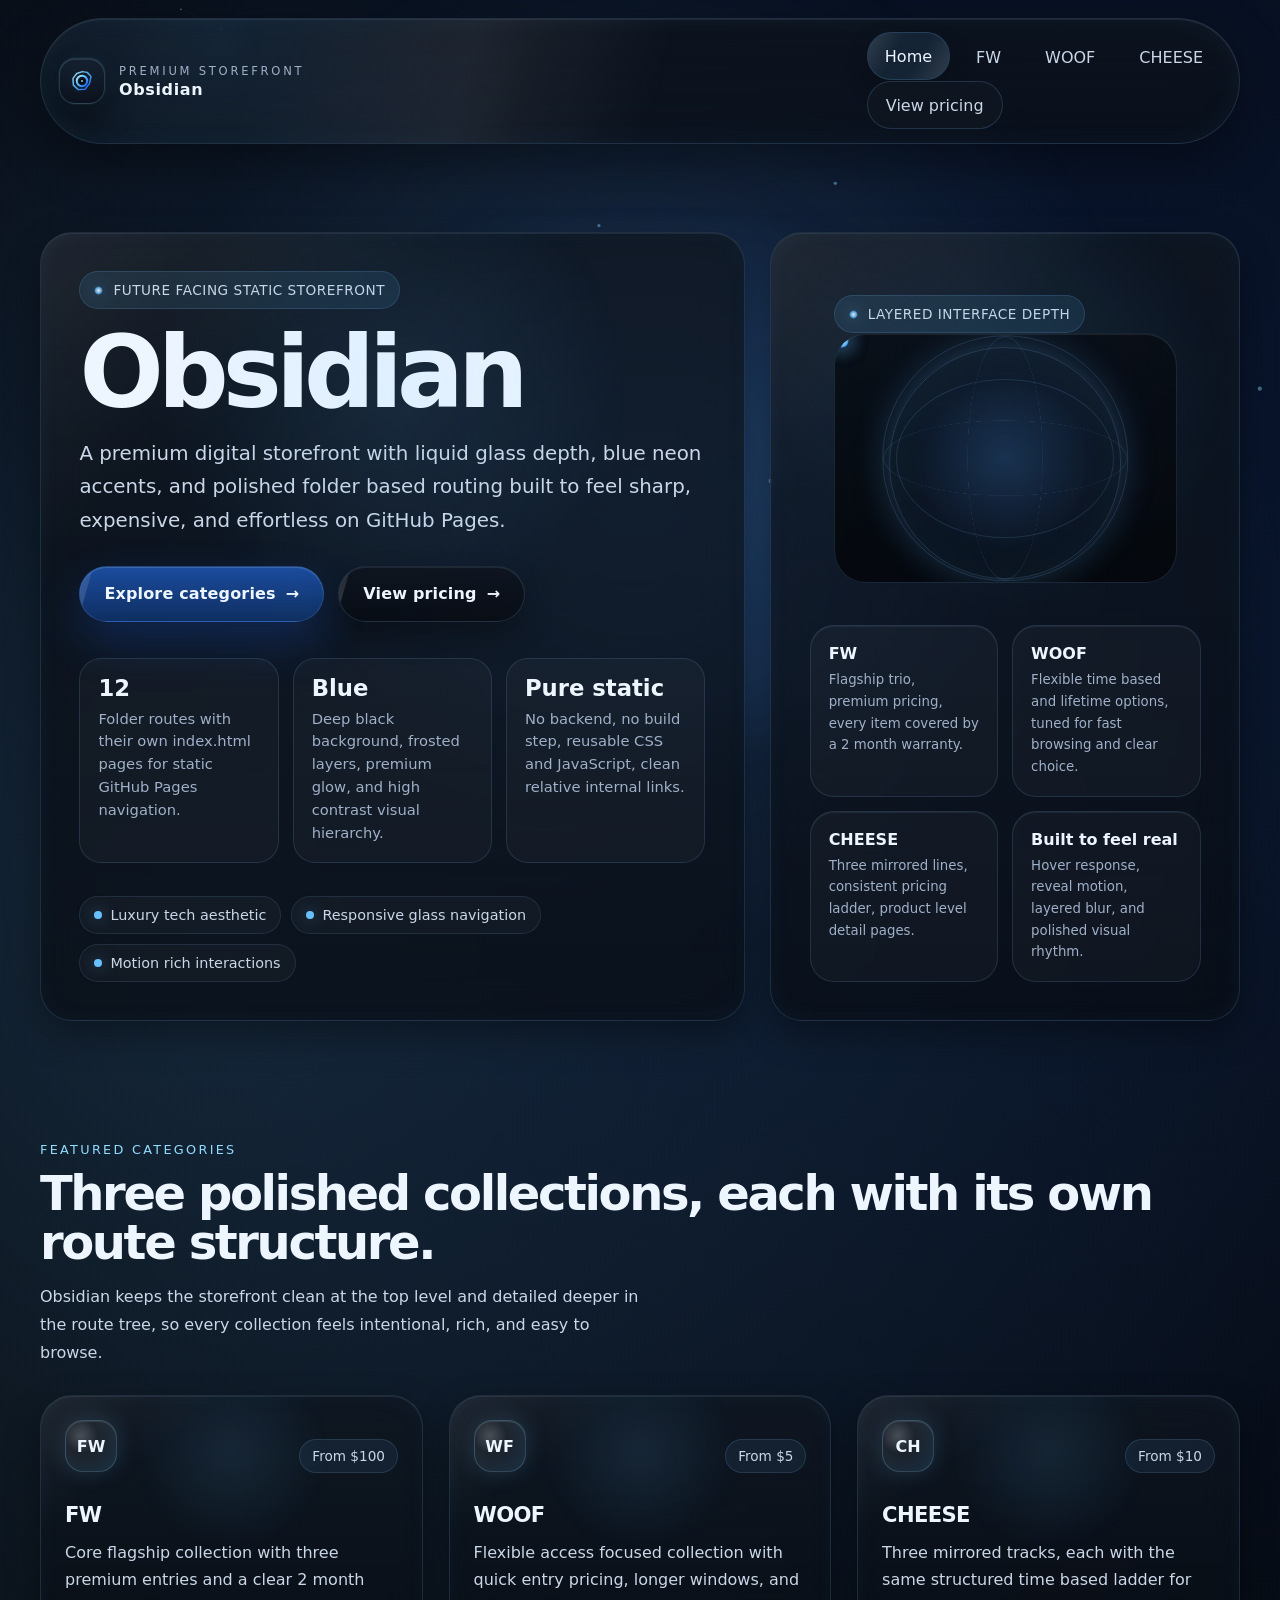
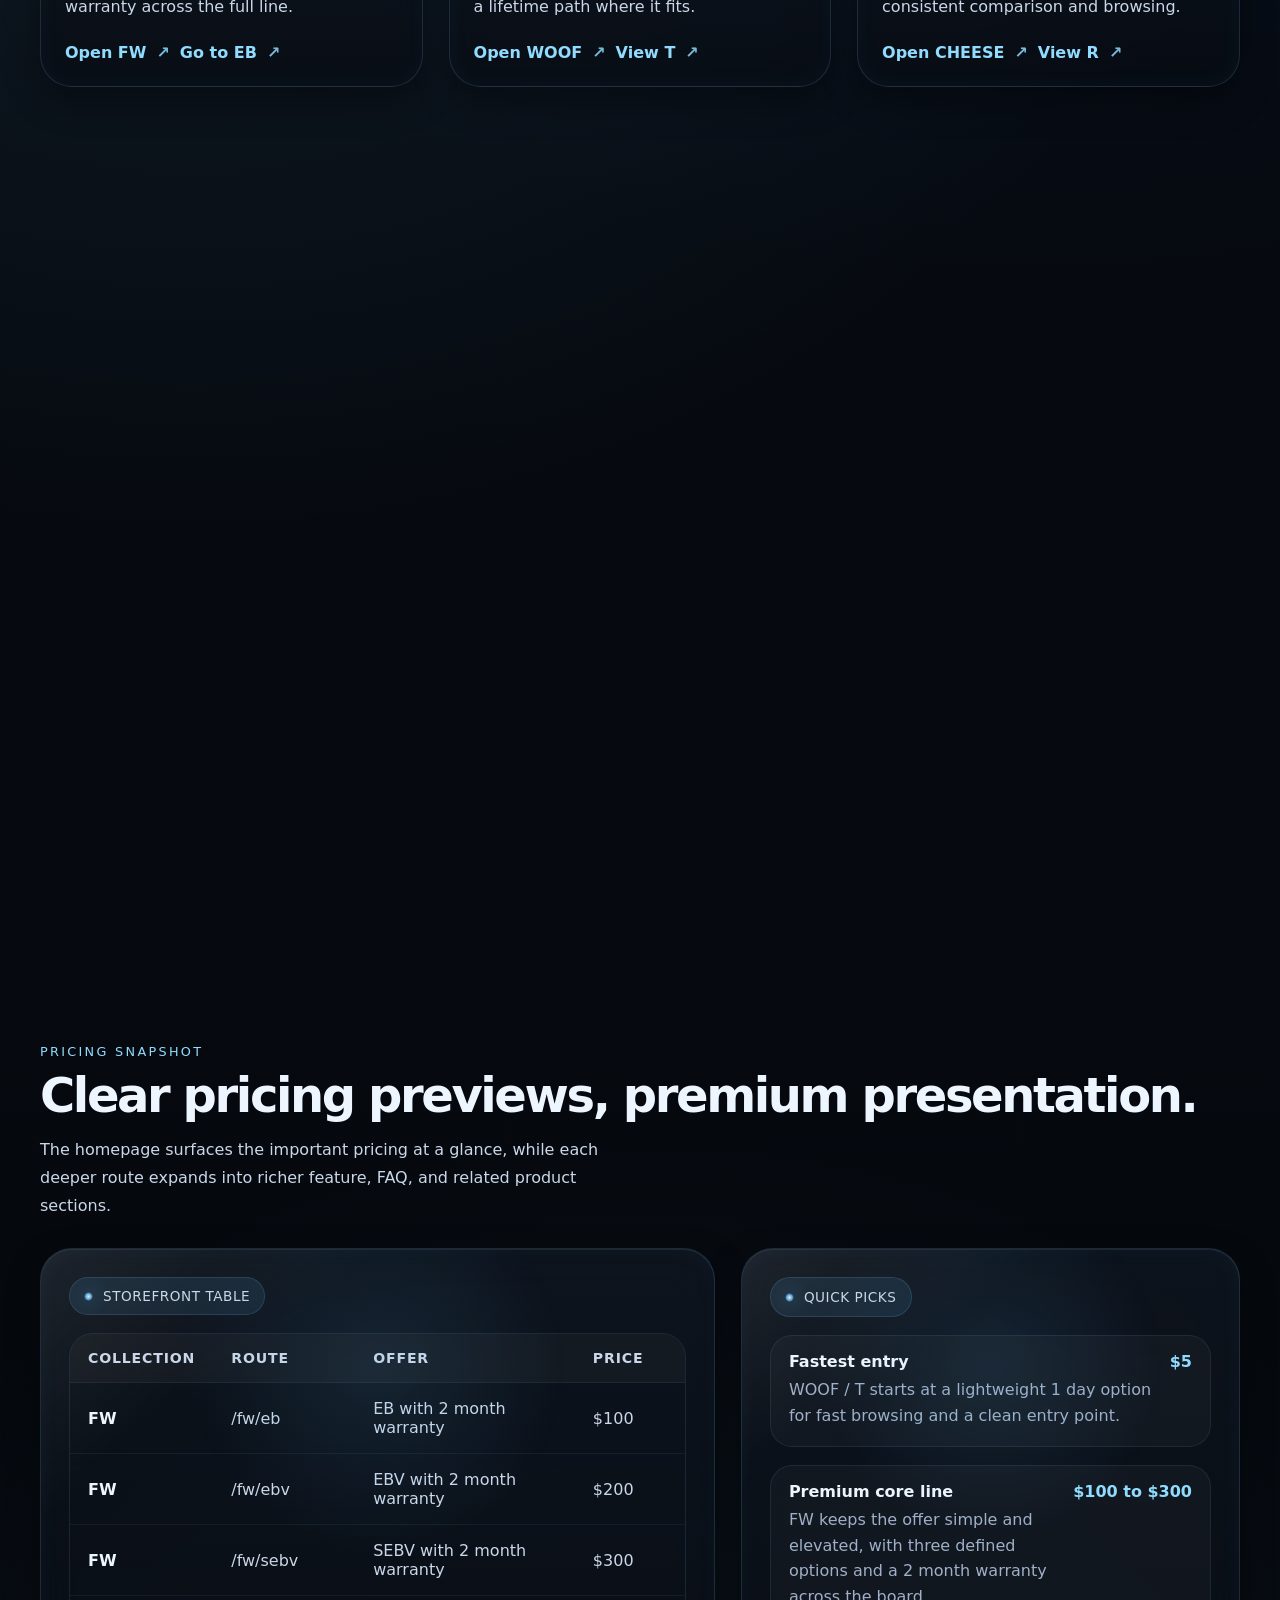
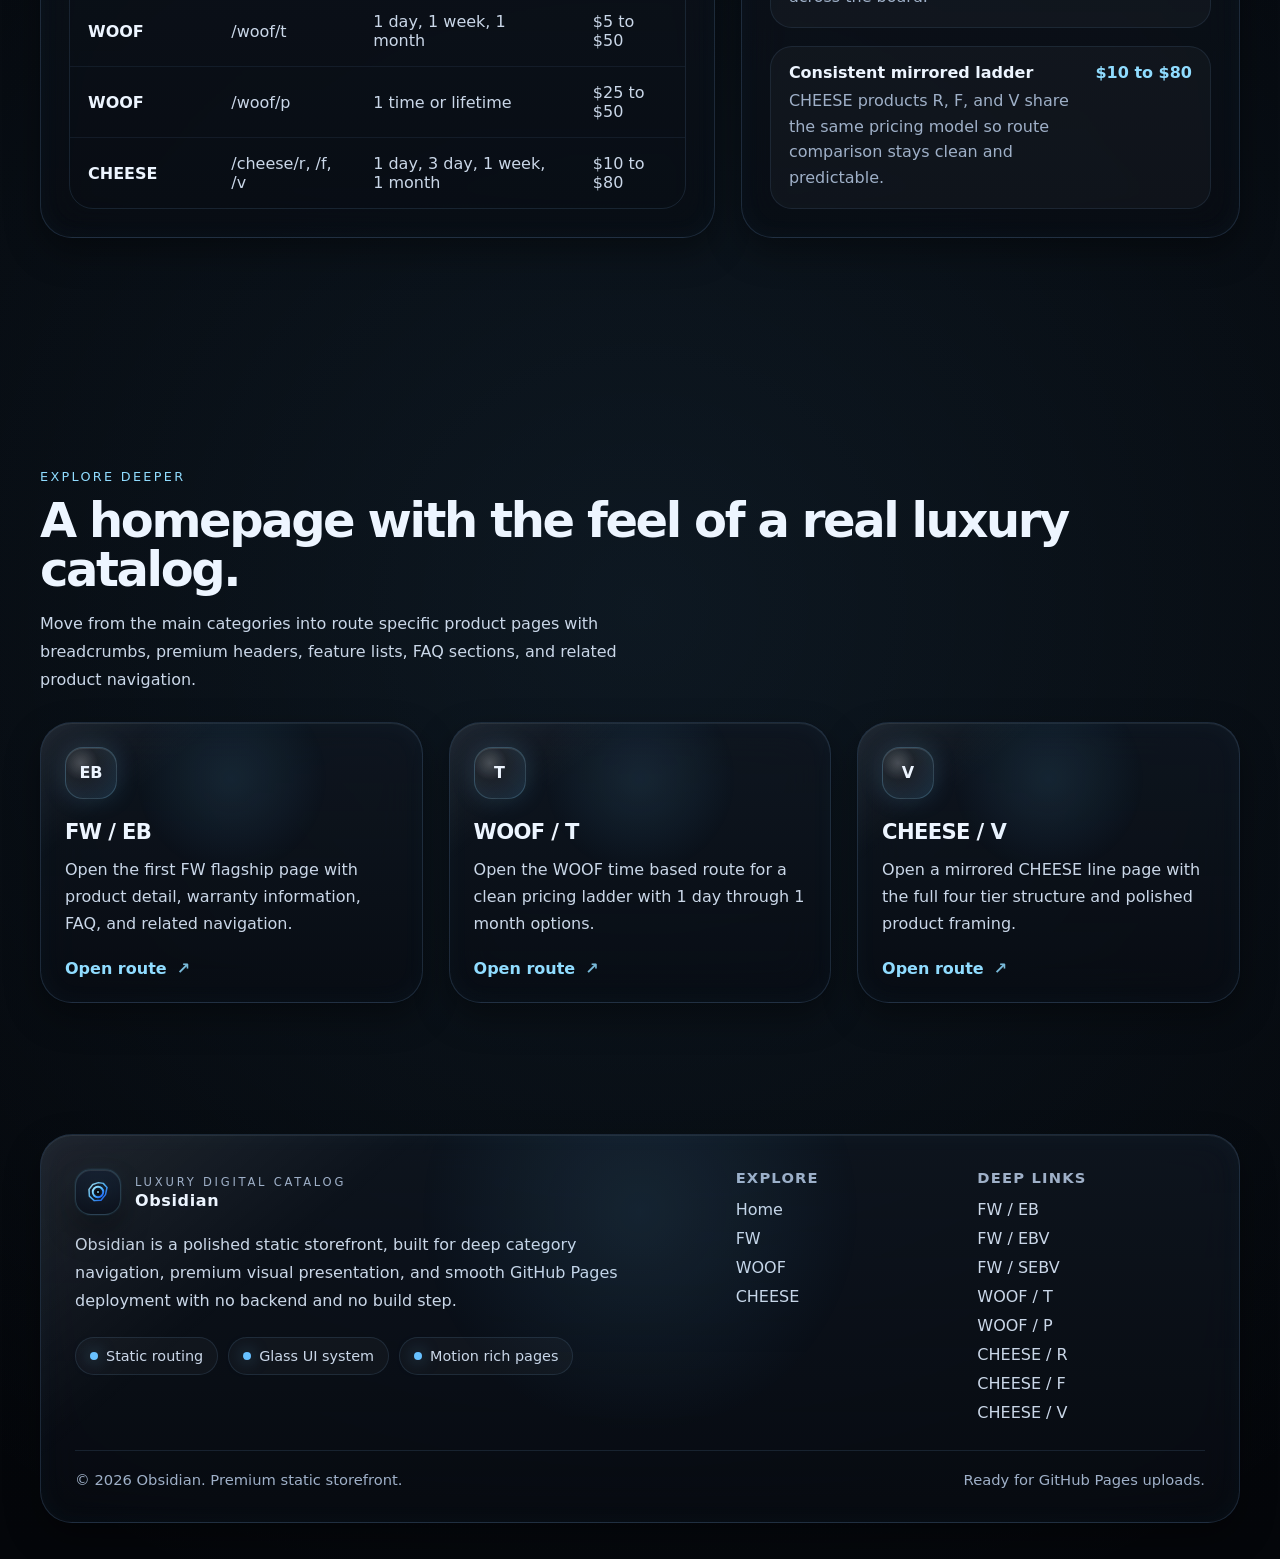
<file: index.html>
<!DOCTYPE html>
<html lang="en">
<head>
  <meta charset="utf-8">
  <meta name="viewport" content="width=device-width, initial-scale=1">
  <title>Obsidian - Premium Digital Storefront</title>
  <meta name="description" content="Obsidian is a premium digital storefront with blue accented liquid glass design, polished category routes, and static GitHub Pages friendly navigation.">
  <meta name="theme-color" content="#05070b">
  <meta property="og:title" content="Obsidian - Premium Digital Storefront">
  <meta property="og:description" content="Obsidian is a premium digital storefront with blue accented liquid glass design, polished category routes, and static GitHub Pages friendly navigation.">
  <meta property="og:type" content="website">
  <link rel="icon" href="assets/img/favicon.svg" type="image/svg+xml">
  <link rel="stylesheet" href="assets/css/style.css">
</head>
<body class="page page-home" data-root="" data-nav="home">
  <div class="page-loader" aria-hidden="true">
    <div class="loader-core"></div>
  </div>
  <div class="page-transition" aria-hidden="true">
    <div class="transition-core"></div>
  </div>
  <canvas class="fx-canvas" aria-hidden="true"></canvas>
  <div class="site-shell">
    <header class="site-header"></header>
    <main>
      <section class="hero">
    <div class="container">
      <div class="hero-grid">
        <section class="hero-copy glass-panel reveal">
          <div>
            <span class="eyebrow"><span class="eyebrow-dot"></span> Future facing static storefront</span>
            <h1>Obsidian</h1>
            <p class="lead">
              A premium digital storefront with liquid glass depth, blue neon accents, and polished folder based routing built to feel sharp, expensive, and effortless on GitHub Pages.
            </p>

            <div class="hero-actions">
              <a class="button primary" href="#categories">Explore categories <span class="inline-arrow">→</span></a>
              <a class="button secondary" href="#pricing-overview">View pricing <span class="inline-arrow">→</span></a>
            </div>

            <div class="hero-stats">
              <div class="mini-stat">
                <strong>12</strong>
                <span>Folder routes with their own index.html pages for static GitHub Pages navigation.</span>
              </div>
              <div class="mini-stat">
                <strong>Blue</strong>
                <span>Deep black background, frosted layers, premium glow, and high contrast visual hierarchy.</span>
              </div>
              <div class="mini-stat">
                <strong>Pure static</strong>
                <span>No backend, no build step, reusable CSS and JavaScript, clean relative internal links.</span>
              </div>
            </div>
          </div>

          <div class="badge-row">
            <span class="badge">Luxury tech aesthetic</span>
            <span class="badge">Responsive glass navigation</span>
            <span class="badge">Motion rich interactions</span>
          </div>
        </section>

        <aside class="hero-side glass-panel reveal">
          <div class="hero-stack-card">
            <span class="panel-tag">Layered interface depth</span>
            <div class="hero-globe">
    <div class="orbit-ring"></div>
    <div class="orbit-dot"></div>
    <div class="orbit-dot"></div>
    <div class="orbit-dot"></div>
  </div>
          </div>

          <div class="stack-grid">
            <div class="stack-token">
              <strong>FW</strong>
              <small>Flagship trio, premium pricing, every item covered by a 2 month warranty.</small>
            </div>
            <div class="stack-token">
              <strong>WOOF</strong>
              <small>Flexible time based and lifetime options, tuned for fast browsing and clear choice.</small>
            </div>
            <div class="stack-token">
              <strong>CHEESE</strong>
              <small>Three mirrored lines, consistent pricing ladder, product level detail pages.</small>
            </div>
            <div class="stack-token">
              <strong>Built to feel real</strong>
              <small>Hover response, reveal motion, layered blur, and polished visual rhythm.</small>
            </div>
          </div>
        </aside>
      </div>
    </div>
  </section>

  <section class="section compact" id="categories">
    <div class="container">
      <div class="section-head reveal">
        <div>
          <p class="section-kicker">Featured categories</p>
          <h2 class="section-title">Three polished collections, each with its own route structure.</h2>
        </div>
        <p class="section-copy">
          Obsidian keeps the storefront clean at the top level and detailed deeper in the route tree, so every collection feels intentional, rich, and easy to browse.
        </p>
      </div>

      <div class="cards-grid">
        <article class="card tilt-card reveal ">
    <div class="card-topline">
      <div class="card-icon"><strong>FW</strong></div>
      <span class="price-pill">From $100</span>
    </div>
    <h3>FW</h3>
    <p>Core flagship collection with three premium entries and a clear 2 month warranty across the full line.</p>
    <div class="card-links"><a class="text-link" href="fw/">Open FW <span class="inline-arrow">↗</span></a><a class="text-link" href="fw/eb/">Go to EB <span class="inline-arrow">↗</span></a></div>
  </article>
        <article class="card tilt-card reveal ">
    <div class="card-topline">
      <div class="card-icon"><strong>WF</strong></div>
      <span class="price-pill">From $5</span>
    </div>
    <h3>WOOF</h3>
    <p>Flexible access focused collection with quick entry pricing, longer windows, and a lifetime path where it fits.</p>
    <div class="card-links"><a class="text-link" href="woof/">Open WOOF <span class="inline-arrow">↗</span></a><a class="text-link" href="woof/t/">View T <span class="inline-arrow">↗</span></a></div>
  </article>
        <article class="card tilt-card reveal ">
    <div class="card-topline">
      <div class="card-icon"><strong>CH</strong></div>
      <span class="price-pill">From $10</span>
    </div>
    <h3>CHEESE</h3>
    <p>Three mirrored tracks, each with the same structured time based ladder for consistent comparison and browsing.</p>
    <div class="card-links"><a class="text-link" href="cheese/">Open CHEESE <span class="inline-arrow">↗</span></a><a class="text-link" href="cheese/r/">View R <span class="inline-arrow">↗</span></a></div>
  </article>
      </div>
    </div>
  </section>

  <section class="section">
    <div class="container">
      <div class="section-head reveal">
        <div>
          <p class="section-kicker">Why Obsidian</p>
          <h2 class="section-title">Built like a premium storefront, not a flat landing page.</h2>
        </div>
        <p class="section-copy">
          The system is designed to feel layered and advanced, with reusable glass surfaces, responsive navigation, polished cards, and route specific content that keeps the experience feeling deep from page to page.
        </p>
      </div>

      <div class="info-grid">
        <article class="info-strip reveal">
          <h3>Luxury visual system</h3>
          <p>Glassy panels, soft reflections, neon edge lighting, and balanced spacing create a high end interface with strong contrast and depth.</p>
        </article>
        <article class="info-strip reveal">
          <h3>Route by route structure</h3>
          <p>Every major page lives in its own folder with an index.html entry so all internal links remain static friendly on GitHub Pages.</p>
        </article>
        <article class="info-strip reveal">
          <h3>Animated interaction design</h3>
          <p>Buttons shimmer, cards tilt, reveals stage in as you scroll, and the navigation adapts smoothly on mobile and desktop.</p>
        </article>
        <article class="info-strip reveal">
          <h3>Reusable front end system</h3>
          <p>Shared CSS and JavaScript make the project easier to maintain while still giving every route a strong page specific feel.</p>
        </article>
      </div>
    </div>
  </section>

  <section class="section" id="pricing-overview">
    <div class="container">
      <div class="section-head reveal">
        <div>
          <p class="section-kicker">Pricing snapshot</p>
          <h2 class="section-title">Clear pricing previews, premium presentation.</h2>
        </div>
        <p class="section-copy">
          The homepage surfaces the important pricing at a glance, while each deeper route expands into richer feature, FAQ, and related product sections.
        </p>
      </div>

      <div class="pricing-overview">
        <section class="pricing-panel reveal">
          <span class="panel-tag">Storefront table</span>
          <div class="table-scroll">
            <table class="pricing-table">
              <thead>
                <tr>
                  <th>Collection</th>
                  <th>Route</th>
                  <th>Offer</th>
                  <th>Price</th>
                </tr>
              </thead>
              <tbody>
                <tr>
                  <td><strong>FW</strong></td>
                  <td>/fw/eb</td>
                  <td>EB with 2 month warranty</td>
                  <td>$100</td>
                </tr>
                <tr>
                  <td><strong>FW</strong></td>
                  <td>/fw/ebv</td>
                  <td>EBV with 2 month warranty</td>
                  <td>$200</td>
                </tr>
                <tr>
                  <td><strong>FW</strong></td>
                  <td>/fw/sebv</td>
                  <td>SEBV with 2 month warranty</td>
                  <td>$300</td>
                </tr>
                <tr>
                  <td><strong>WOOF</strong></td>
                  <td>/woof/t</td>
                  <td>1 day, 1 week, 1 month</td>
                  <td>$5 to $50</td>
                </tr>
                <tr>
                  <td><strong>WOOF</strong></td>
                  <td>/woof/p</td>
                  <td>1 time or lifetime</td>
                  <td>$25 to $50</td>
                </tr>
                <tr>
                  <td><strong>CHEESE</strong></td>
                  <td>/cheese/r, /f, /v</td>
                  <td>1 day, 3 day, 1 week, 1 month</td>
                  <td>$10 to $80</td>
                </tr>
              </tbody>
            </table>
          </div>
        </section>

        <aside class="pricing-list reveal">
          <span class="panel-tag">Quick picks</span>
          <div class="list-item">
            <div>
              <strong>Fastest entry</strong>
              <span>WOOF / T starts at a lightweight 1 day option for fast browsing and a clean entry point.</span>
            </div>
            <div class="list-price">$5</div>
          </div>
          <div class="list-item">
            <div>
              <strong>Premium core line</strong>
              <span>FW keeps the offer simple and elevated, with three defined options and a 2 month warranty across the board.</span>
            </div>
            <div class="list-price">$100 to $300</div>
          </div>
          <div class="list-item">
            <div>
              <strong>Consistent mirrored ladder</strong>
              <span>CHEESE products R, F, and V share the same pricing model so route comparison stays clean and predictable.</span>
            </div>
            <div class="list-price">$10 to $80</div>
          </div>
        </aside>
      </div>
    </div>
  </section>

  <section class="section">
    <div class="container">
      <div class="section-head reveal">
        <div>
          <p class="section-kicker">Explore deeper</p>
          <h2 class="section-title">A homepage with the feel of a real luxury catalog.</h2>
        </div>
        <p class="section-copy">
          Move from the main categories into route specific product pages with breadcrumbs, premium headers, feature lists, FAQ sections, and related product navigation.
        </p>
      </div>

      <div class="related-grid">
        <article class="related-card tilt-card reveal">
    <div class="related-icon"><strong>EB</strong></div>
    <h3>FW / EB</h3>
    <p>Open the first FW flagship page with product detail, warranty information, FAQ, and related navigation.</p>
    <div class="related-links">
      <a class="text-link" href="fw/eb/">Open route <span class="inline-arrow">↗</span></a>
    </div>
  </article>
        <article class="related-card tilt-card reveal">
    <div class="related-icon"><strong>T</strong></div>
    <h3>WOOF / T</h3>
    <p>Open the WOOF time based route for a clean pricing ladder with 1 day through 1 month options.</p>
    <div class="related-links">
      <a class="text-link" href="woof/t/">Open route <span class="inline-arrow">↗</span></a>
    </div>
  </article>
        <article class="related-card tilt-card reveal">
    <div class="related-icon"><strong>V</strong></div>
    <h3>CHEESE / V</h3>
    <p>Open a mirrored CHEESE line page with the full four tier structure and polished product framing.</p>
    <div class="related-links">
      <a class="text-link" href="cheese/v/">Open route <span class="inline-arrow">↗</span></a>
    </div>
  </article>
      </div>
    </div>
  </section>
    </main>
    <footer class="site-footer"></footer>
  </div>
  <script src="assets/js/main.js" defer></script>
</body>
</html>
</file>
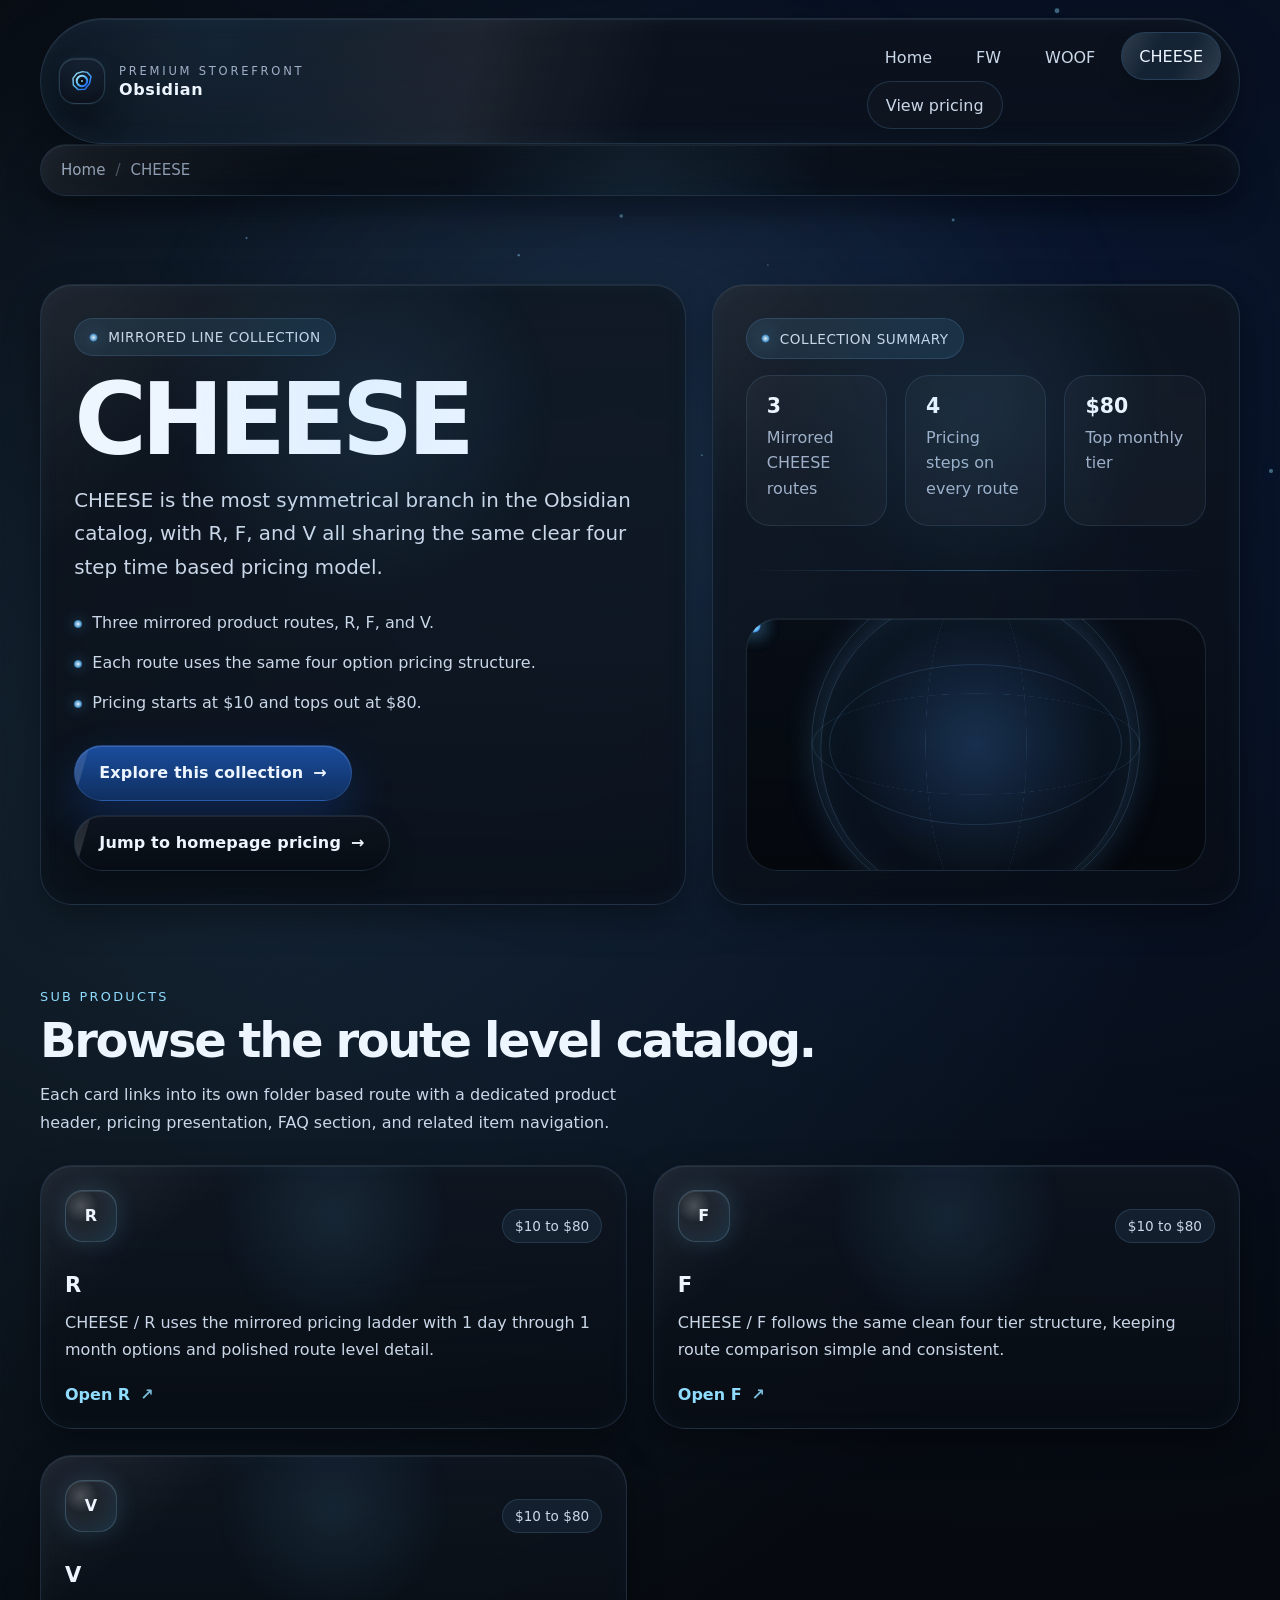
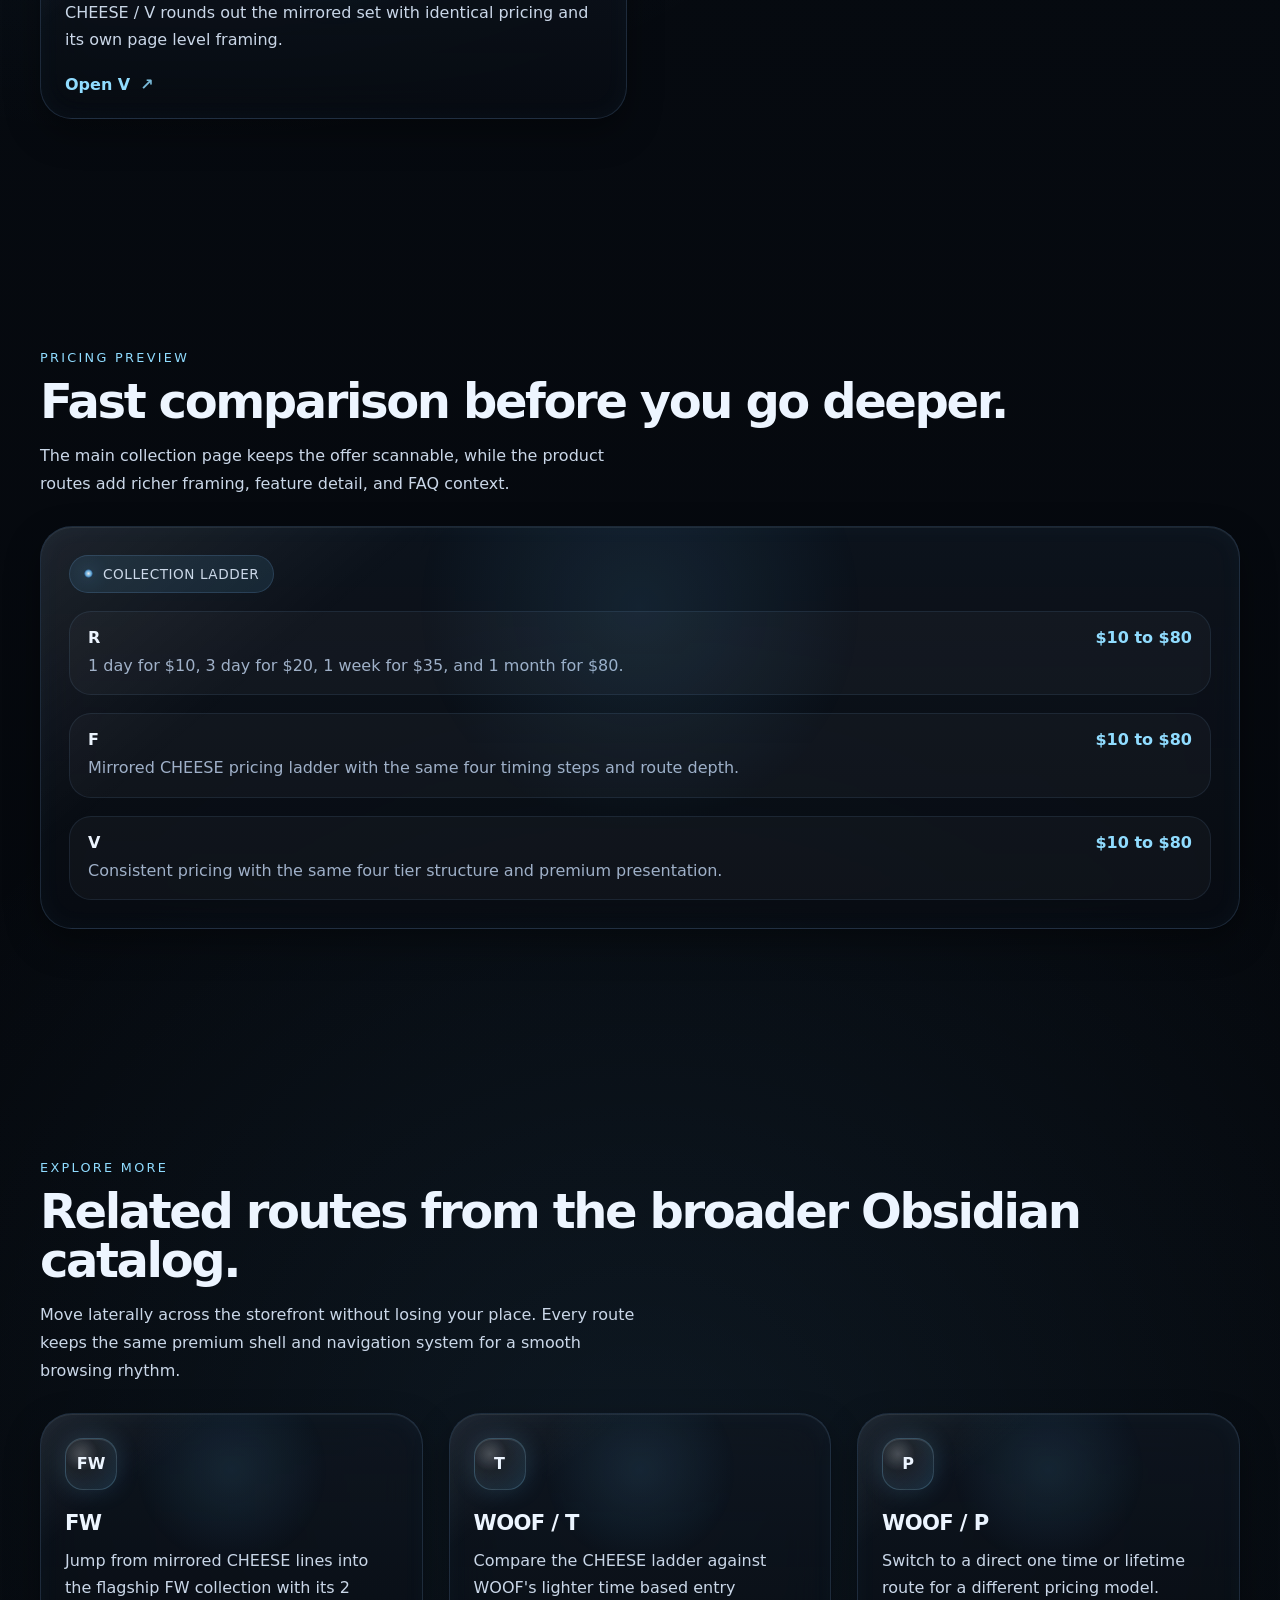
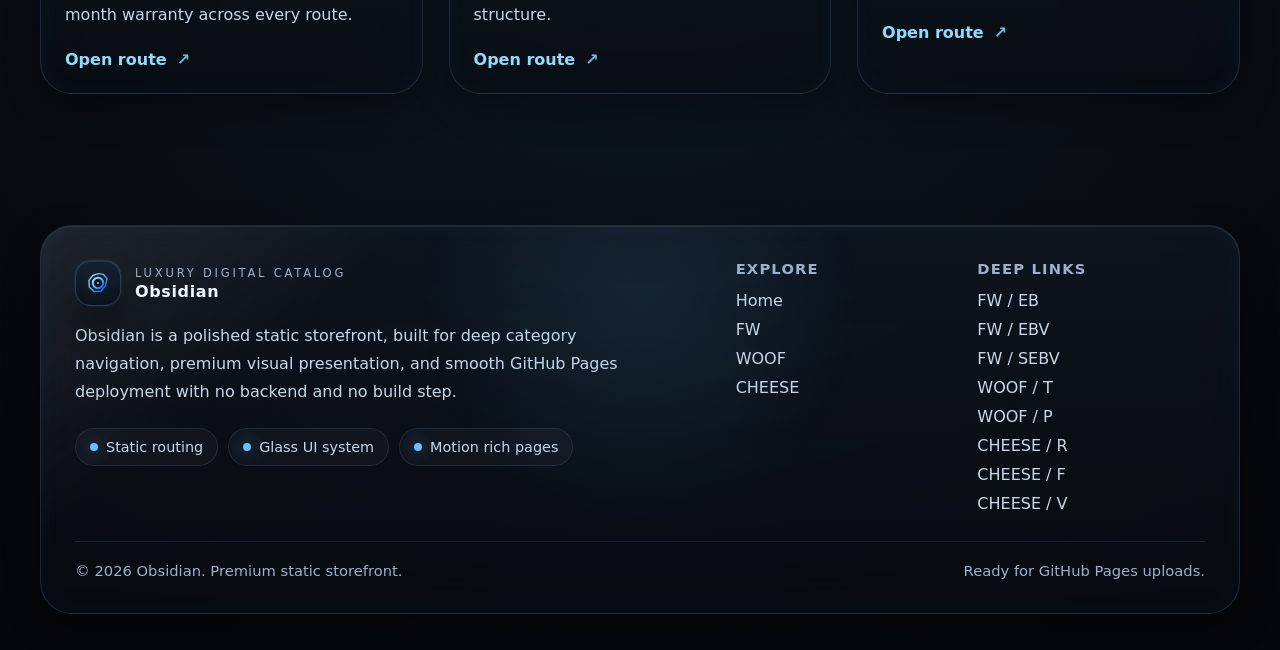
<file: cheese/index.html>
<!DOCTYPE html>
<html lang="en">
<head>
  <meta charset="utf-8">
  <meta name="viewport" content="width=device-width, initial-scale=1">
  <title>Obsidian CHEESE - Mirrored Line Collection</title>
  <meta name="description" content="Browse the Obsidian CHEESE collection featuring R, F, and V, each with mirrored time based pricing in a premium static storefront shell.">
  <meta name="theme-color" content="#05070b">
  <meta property="og:title" content="Obsidian CHEESE - Mirrored Line Collection">
  <meta property="og:description" content="Browse the Obsidian CHEESE collection featuring R, F, and V, each with mirrored time based pricing in a premium static storefront shell.">
  <meta property="og:type" content="website">
  <link rel="icon" href="../assets/img/favicon.svg" type="image/svg+xml">
  <link rel="stylesheet" href="../assets/css/style.css">
</head>
<body class="page page-category page-cheese" data-root="../" data-nav="cheese">
  <div class="page-loader" aria-hidden="true">
    <div class="loader-core"></div>
  </div>
  <div class="page-transition" aria-hidden="true">
    <div class="transition-core"></div>
  </div>
  <canvas class="fx-canvas" aria-hidden="true"></canvas>
  <div class="site-shell">
    <header class="site-header"></header>
    <main>
      <div class="container">
        <div class="breadcrumbs reveal">
          <ol class="breadcrumb-list">
            <li><a href="../">Home</a></li>
  <li>CHEESE</li>
          </ol>
        </div>
      </div>

      <section class="page-hero">
        <div class="container">
          <div class="page-hero-grid">
            <section class="page-hero-copy glass-panel reveal">
              <span class="eyebrow"><span class="eyebrow-dot"></span> Mirrored line collection</span>
              <h1>CHEESE</h1>
              <p class="lead">CHEESE is the most symmetrical branch in the Obsidian catalog, with R, F, and V all sharing the same clear four step time based pricing model.</p>
              <ul class="hero-bullets">
                <li>Three mirrored product routes, R, F, and V.</li><li>Each route uses the same four option pricing structure.</li><li>Pricing starts at $10 and tops out at $80.</li>
              </ul>
              <div class="cta-row">
                <a class="button primary" href="#collection-grid">Explore this collection <span class="inline-arrow">→</span></a>
                <a class="button secondary" href="../index.html#pricing-overview">Jump to homepage pricing <span class="inline-arrow">→</span></a>
              </div>
            </section>

            <aside class="page-hero-aside glass-panel reveal">
              <span class="panel-tag">Collection summary</span>
              <div class="page-summary">
                <div class="summary-box"><strong>3</strong><span>Mirrored CHEESE routes</span></div><div class="summary-box"><strong>4</strong><span>Pricing steps on every route</span></div><div class="summary-box"><strong>$80</strong><span>Top monthly tier</span></div>
              </div>
              <div class="glow-divider"></div>
              <div class="hero-globe">
    <div class="orbit-ring"></div>
    <div class="orbit-dot"></div>
    <div class="orbit-dot"></div>
    <div class="orbit-dot"></div>
  </div>
            </aside>
          </div>
        </div>
      </section>

      <section class="section compact" id="collection-grid">
        <div class="container">
          <div class="section-head reveal">
            <div>
              <p class="section-kicker">Sub products</p>
              <h2 class="section-title">Browse the route level catalog.</h2>
            </div>
            <p class="section-copy">
              Each card links into its own folder based route with a dedicated product header, pricing presentation, FAQ section, and related item navigation.
            </p>
          </div>
          <div class="category-grid">
            <article class="card tilt-card reveal ">
    <div class="card-topline">
      <div class="card-icon"><strong>R</strong></div>
      <span class="price-pill">$10 to $80</span>
    </div>
    <h3>R</h3>
    <p>CHEESE / R uses the mirrored pricing ladder with 1 day through 1 month options and polished route level detail.</p>
    <div class="card-links"><a class="text-link" href="r/">Open R <span class="inline-arrow">↗</span></a></div>
  </article>
  <article class="card tilt-card reveal ">
    <div class="card-topline">
      <div class="card-icon"><strong>F</strong></div>
      <span class="price-pill">$10 to $80</span>
    </div>
    <h3>F</h3>
    <p>CHEESE / F follows the same clean four tier structure, keeping route comparison simple and consistent.</p>
    <div class="card-links"><a class="text-link" href="f/">Open F <span class="inline-arrow">↗</span></a></div>
  </article>
  <article class="card tilt-card reveal ">
    <div class="card-topline">
      <div class="card-icon"><strong>V</strong></div>
      <span class="price-pill">$10 to $80</span>
    </div>
    <h3>V</h3>
    <p>CHEESE / V rounds out the mirrored set with identical pricing and its own page level framing.</p>
    <div class="card-links"><a class="text-link" href="v/">Open V <span class="inline-arrow">↗</span></a></div>
  </article>
          </div>
        </div>
      </section>

      <section class="section">
        <div class="container">
          <div class="section-head reveal">
            <div>
              <p class="section-kicker">Pricing preview</p>
              <h2 class="section-title">Fast comparison before you go deeper.</h2>
            </div>
            <p class="section-copy">
              The main collection page keeps the offer scannable, while the product routes add richer framing, feature detail, and FAQ context.
            </p>
          </div>
          <div class="pricing-list reveal">
            <span class="panel-tag">Collection ladder</span>
            <div class="list-item"><div><strong>R</strong><span>1 day for $10, 3 day for $20, 1 week for $35, and 1 month for $80.</span></div><div class="list-price">$10 to $80</div></div>
  <div class="list-item"><div><strong>F</strong><span>Mirrored CHEESE pricing ladder with the same four timing steps and route depth.</span></div><div class="list-price">$10 to $80</div></div>
  <div class="list-item"><div><strong>V</strong><span>Consistent pricing with the same four tier structure and premium presentation.</span></div><div class="list-price">$10 to $80</div></div>
          </div>
        </div>
      </section>

      <section class="section">
        <div class="container">
          <div class="section-head reveal">
            <div>
              <p class="section-kicker">Explore more</p>
              <h2 class="section-title">Related routes from the broader Obsidian catalog.</h2>
            </div>
            <p class="section-copy">
              Move laterally across the storefront without losing your place. Every route keeps the same premium shell and navigation system for a smooth browsing rhythm.
            </p>
          </div>
          <div class="related-grid">
            <article class="related-card tilt-card reveal">
    <div class="related-icon"><strong>FW</strong></div>
    <h3>FW</h3>
    <p>Jump from mirrored CHEESE lines into the flagship FW collection with its 2 month warranty across every route.</p>
    <div class="related-links">
      <a class="text-link" href="../fw/">Open route <span class="inline-arrow">↗</span></a>
    </div>
  </article>
  <article class="related-card tilt-card reveal">
    <div class="related-icon"><strong>T</strong></div>
    <h3>WOOF / T</h3>
    <p>Compare the CHEESE ladder against WOOF&#x27;s lighter time based entry structure.</p>
    <div class="related-links">
      <a class="text-link" href="../woof/t/">Open route <span class="inline-arrow">↗</span></a>
    </div>
  </article>
  <article class="related-card tilt-card reveal">
    <div class="related-icon"><strong>P</strong></div>
    <h3>WOOF / P</h3>
    <p>Switch to a direct one time or lifetime route for a different pricing model.</p>
    <div class="related-links">
      <a class="text-link" href="../woof/p/">Open route <span class="inline-arrow">↗</span></a>
    </div>
  </article>
          </div>
        </div>
      </section>
    </main>
    <footer class="site-footer"></footer>
  </div>
  <script src="../assets/js/main.js" defer></script>
</body>
</html>
</file>
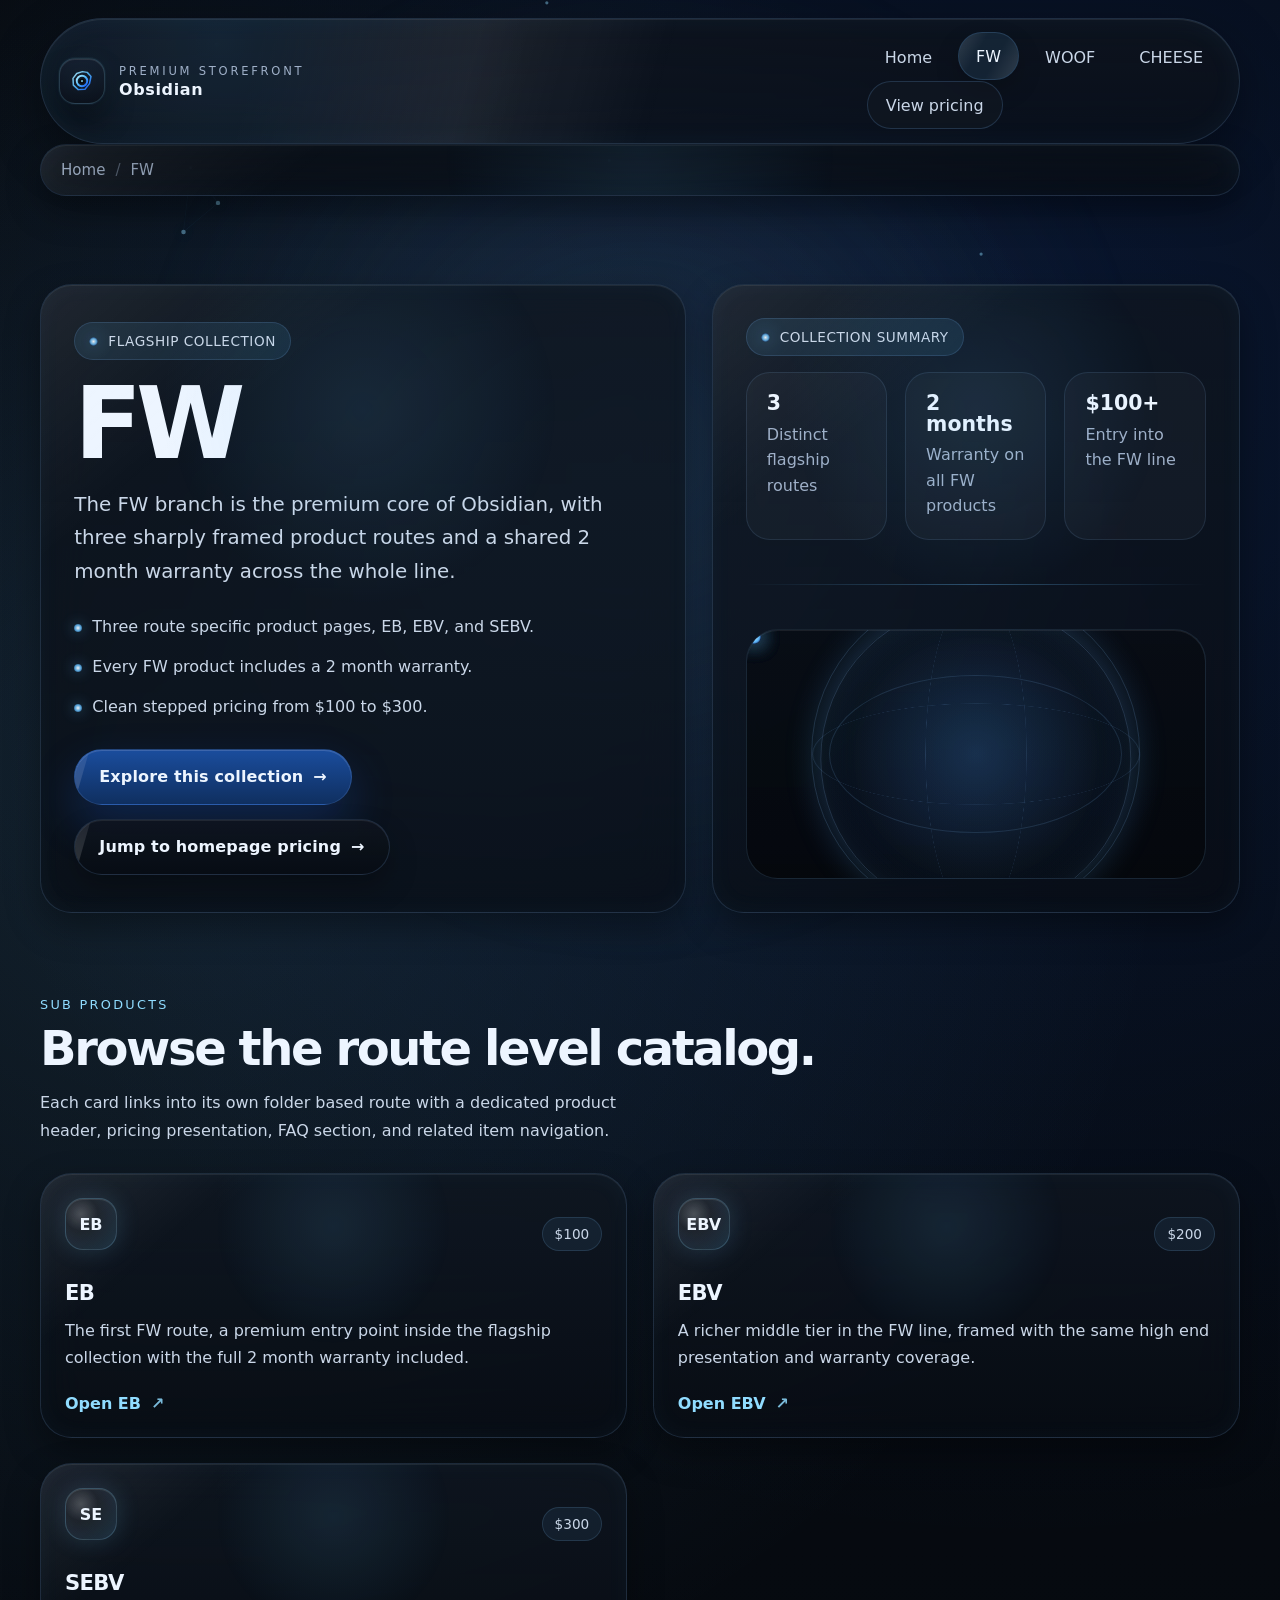
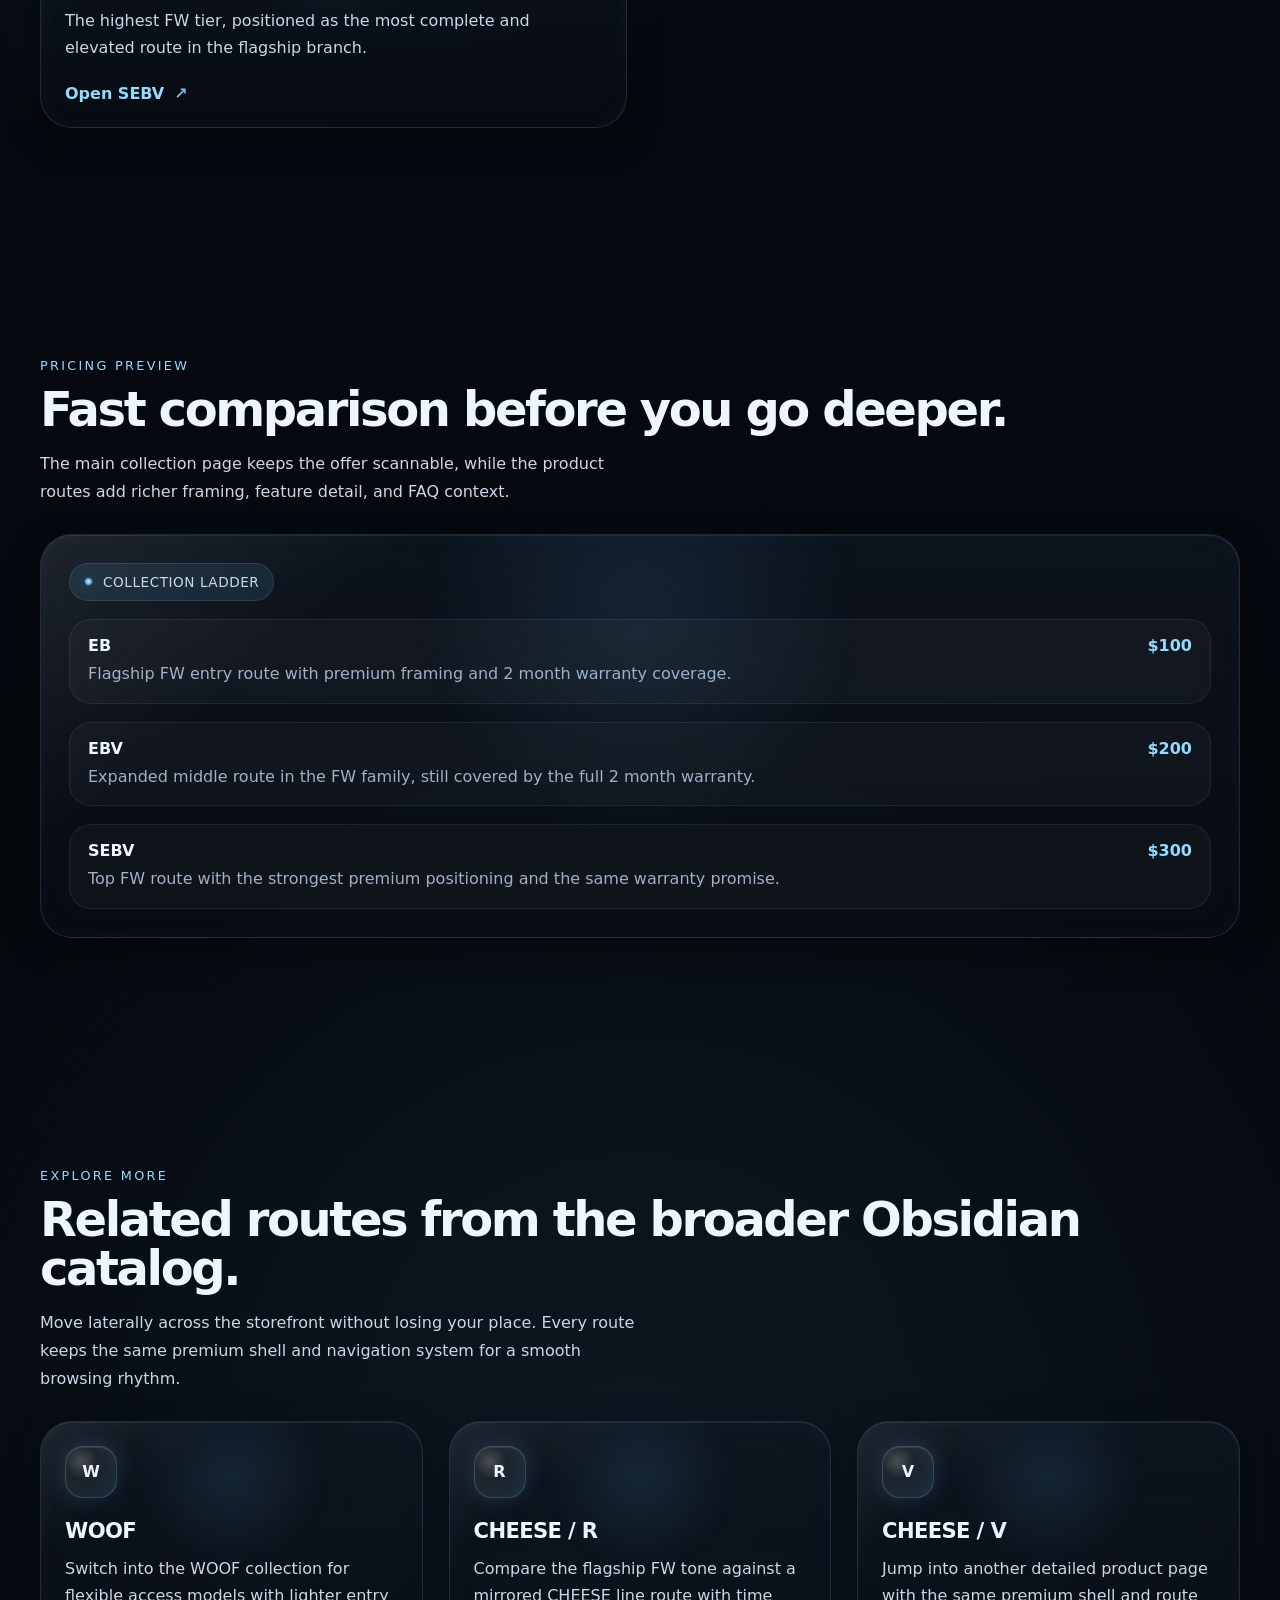
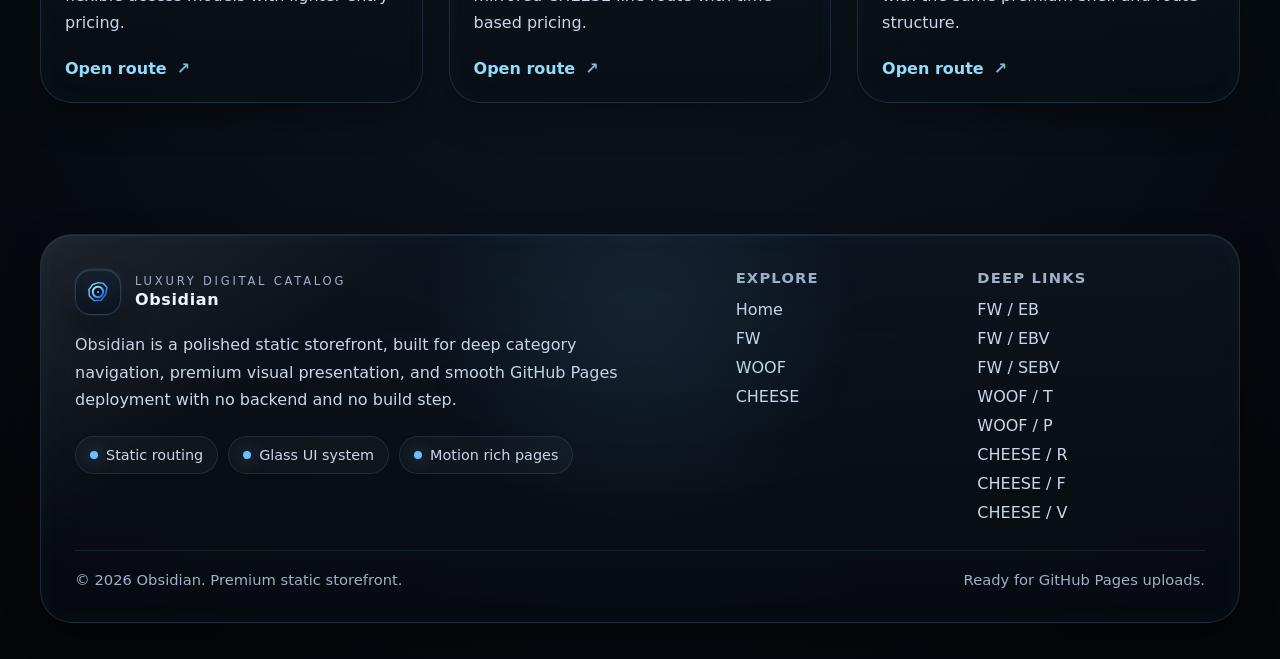
<file: fw/index.html>
<!DOCTYPE html>
<html lang="en">
<head>
  <meta charset="utf-8">
  <meta name="viewport" content="width=device-width, initial-scale=1">
  <title>Obsidian FW - Flagship Collection</title>
  <meta name="description" content="Browse the Obsidian FW flagship collection featuring EB, EBV, and SEBV, each with a premium presentation and 2 month warranty.">
  <meta name="theme-color" content="#05070b">
  <meta property="og:title" content="Obsidian FW - Flagship Collection">
  <meta property="og:description" content="Browse the Obsidian FW flagship collection featuring EB, EBV, and SEBV, each with a premium presentation and 2 month warranty.">
  <meta property="og:type" content="website">
  <link rel="icon" href="../assets/img/favicon.svg" type="image/svg+xml">
  <link rel="stylesheet" href="../assets/css/style.css">
</head>
<body class="page page-category page-fw" data-root="../" data-nav="fw">
  <div class="page-loader" aria-hidden="true">
    <div class="loader-core"></div>
  </div>
  <div class="page-transition" aria-hidden="true">
    <div class="transition-core"></div>
  </div>
  <canvas class="fx-canvas" aria-hidden="true"></canvas>
  <div class="site-shell">
    <header class="site-header"></header>
    <main>
      <div class="container">
        <div class="breadcrumbs reveal">
          <ol class="breadcrumb-list">
            <li><a href="../">Home</a></li>
  <li>FW</li>
          </ol>
        </div>
      </div>

      <section class="page-hero">
        <div class="container">
          <div class="page-hero-grid">
            <section class="page-hero-copy glass-panel reveal">
              <span class="eyebrow"><span class="eyebrow-dot"></span> Flagship collection</span>
              <h1>FW</h1>
              <p class="lead">The FW branch is the premium core of Obsidian, with three sharply framed product routes and a shared 2 month warranty across the whole line.</p>
              <ul class="hero-bullets">
                <li>Three route specific product pages, EB, EBV, and SEBV.</li><li>Every FW product includes a 2 month warranty.</li><li>Clean stepped pricing from $100 to $300.</li>
              </ul>
              <div class="cta-row">
                <a class="button primary" href="#collection-grid">Explore this collection <span class="inline-arrow">→</span></a>
                <a class="button secondary" href="../index.html#pricing-overview">Jump to homepage pricing <span class="inline-arrow">→</span></a>
              </div>
            </section>

            <aside class="page-hero-aside glass-panel reveal">
              <span class="panel-tag">Collection summary</span>
              <div class="page-summary">
                <div class="summary-box"><strong>3</strong><span>Distinct flagship routes</span></div><div class="summary-box"><strong>2 months</strong><span>Warranty on all FW products</span></div><div class="summary-box"><strong>$100+</strong><span>Entry into the FW line</span></div>
              </div>
              <div class="glow-divider"></div>
              <div class="hero-globe">
    <div class="orbit-ring"></div>
    <div class="orbit-dot"></div>
    <div class="orbit-dot"></div>
    <div class="orbit-dot"></div>
  </div>
            </aside>
          </div>
        </div>
      </section>

      <section class="section compact" id="collection-grid">
        <div class="container">
          <div class="section-head reveal">
            <div>
              <p class="section-kicker">Sub products</p>
              <h2 class="section-title">Browse the route level catalog.</h2>
            </div>
            <p class="section-copy">
              Each card links into its own folder based route with a dedicated product header, pricing presentation, FAQ section, and related item navigation.
            </p>
          </div>
          <div class="category-grid">
            <article class="card tilt-card reveal ">
    <div class="card-topline">
      <div class="card-icon"><strong>EB</strong></div>
      <span class="price-pill">$100</span>
    </div>
    <h3>EB</h3>
    <p>The first FW route, a premium entry point inside the flagship collection with the full 2 month warranty included.</p>
    <div class="card-links"><a class="text-link" href="eb/">Open EB <span class="inline-arrow">↗</span></a></div>
  </article>
  <article class="card tilt-card reveal ">
    <div class="card-topline">
      <div class="card-icon"><strong>EBV</strong></div>
      <span class="price-pill">$200</span>
    </div>
    <h3>EBV</h3>
    <p>A richer middle tier in the FW line, framed with the same high end presentation and warranty coverage.</p>
    <div class="card-links"><a class="text-link" href="ebv/">Open EBV <span class="inline-arrow">↗</span></a></div>
  </article>
  <article class="card tilt-card reveal ">
    <div class="card-topline">
      <div class="card-icon"><strong>SE</strong></div>
      <span class="price-pill">$300</span>
    </div>
    <h3>SEBV</h3>
    <p>The highest FW tier, positioned as the most complete and elevated route in the flagship branch.</p>
    <div class="card-links"><a class="text-link" href="sebv/">Open SEBV <span class="inline-arrow">↗</span></a></div>
  </article>
          </div>
        </div>
      </section>

      <section class="section">
        <div class="container">
          <div class="section-head reveal">
            <div>
              <p class="section-kicker">Pricing preview</p>
              <h2 class="section-title">Fast comparison before you go deeper.</h2>
            </div>
            <p class="section-copy">
              The main collection page keeps the offer scannable, while the product routes add richer framing, feature detail, and FAQ context.
            </p>
          </div>
          <div class="pricing-list reveal">
            <span class="panel-tag">Collection ladder</span>
            <div class="list-item"><div><strong>EB</strong><span>Flagship FW entry route with premium framing and 2 month warranty coverage.</span></div><div class="list-price">$100</div></div>
  <div class="list-item"><div><strong>EBV</strong><span>Expanded middle route in the FW family, still covered by the full 2 month warranty.</span></div><div class="list-price">$200</div></div>
  <div class="list-item"><div><strong>SEBV</strong><span>Top FW route with the strongest premium positioning and the same warranty promise.</span></div><div class="list-price">$300</div></div>
          </div>
        </div>
      </section>

      <section class="section">
        <div class="container">
          <div class="section-head reveal">
            <div>
              <p class="section-kicker">Explore more</p>
              <h2 class="section-title">Related routes from the broader Obsidian catalog.</h2>
            </div>
            <p class="section-copy">
              Move laterally across the storefront without losing your place. Every route keeps the same premium shell and navigation system for a smooth browsing rhythm.
            </p>
          </div>
          <div class="related-grid">
            <article class="related-card tilt-card reveal">
    <div class="related-icon"><strong>W</strong></div>
    <h3>WOOF</h3>
    <p>Switch into the WOOF collection for flexible access models with lighter entry pricing.</p>
    <div class="related-links">
      <a class="text-link" href="../woof/">Open route <span class="inline-arrow">↗</span></a>
    </div>
  </article>
  <article class="related-card tilt-card reveal">
    <div class="related-icon"><strong>R</strong></div>
    <h3>CHEESE / R</h3>
    <p>Compare the flagship FW tone against a mirrored CHEESE line route with time based pricing.</p>
    <div class="related-links">
      <a class="text-link" href="../cheese/r/">Open route <span class="inline-arrow">↗</span></a>
    </div>
  </article>
  <article class="related-card tilt-card reveal">
    <div class="related-icon"><strong>V</strong></div>
    <h3>CHEESE / V</h3>
    <p>Jump into another detailed product page with the same premium shell and route structure.</p>
    <div class="related-links">
      <a class="text-link" href="../cheese/v/">Open route <span class="inline-arrow">↗</span></a>
    </div>
  </article>
          </div>
        </div>
      </section>
    </main>
    <footer class="site-footer"></footer>
  </div>
  <script src="../assets/js/main.js" defer></script>
</body>
</html>
</file>
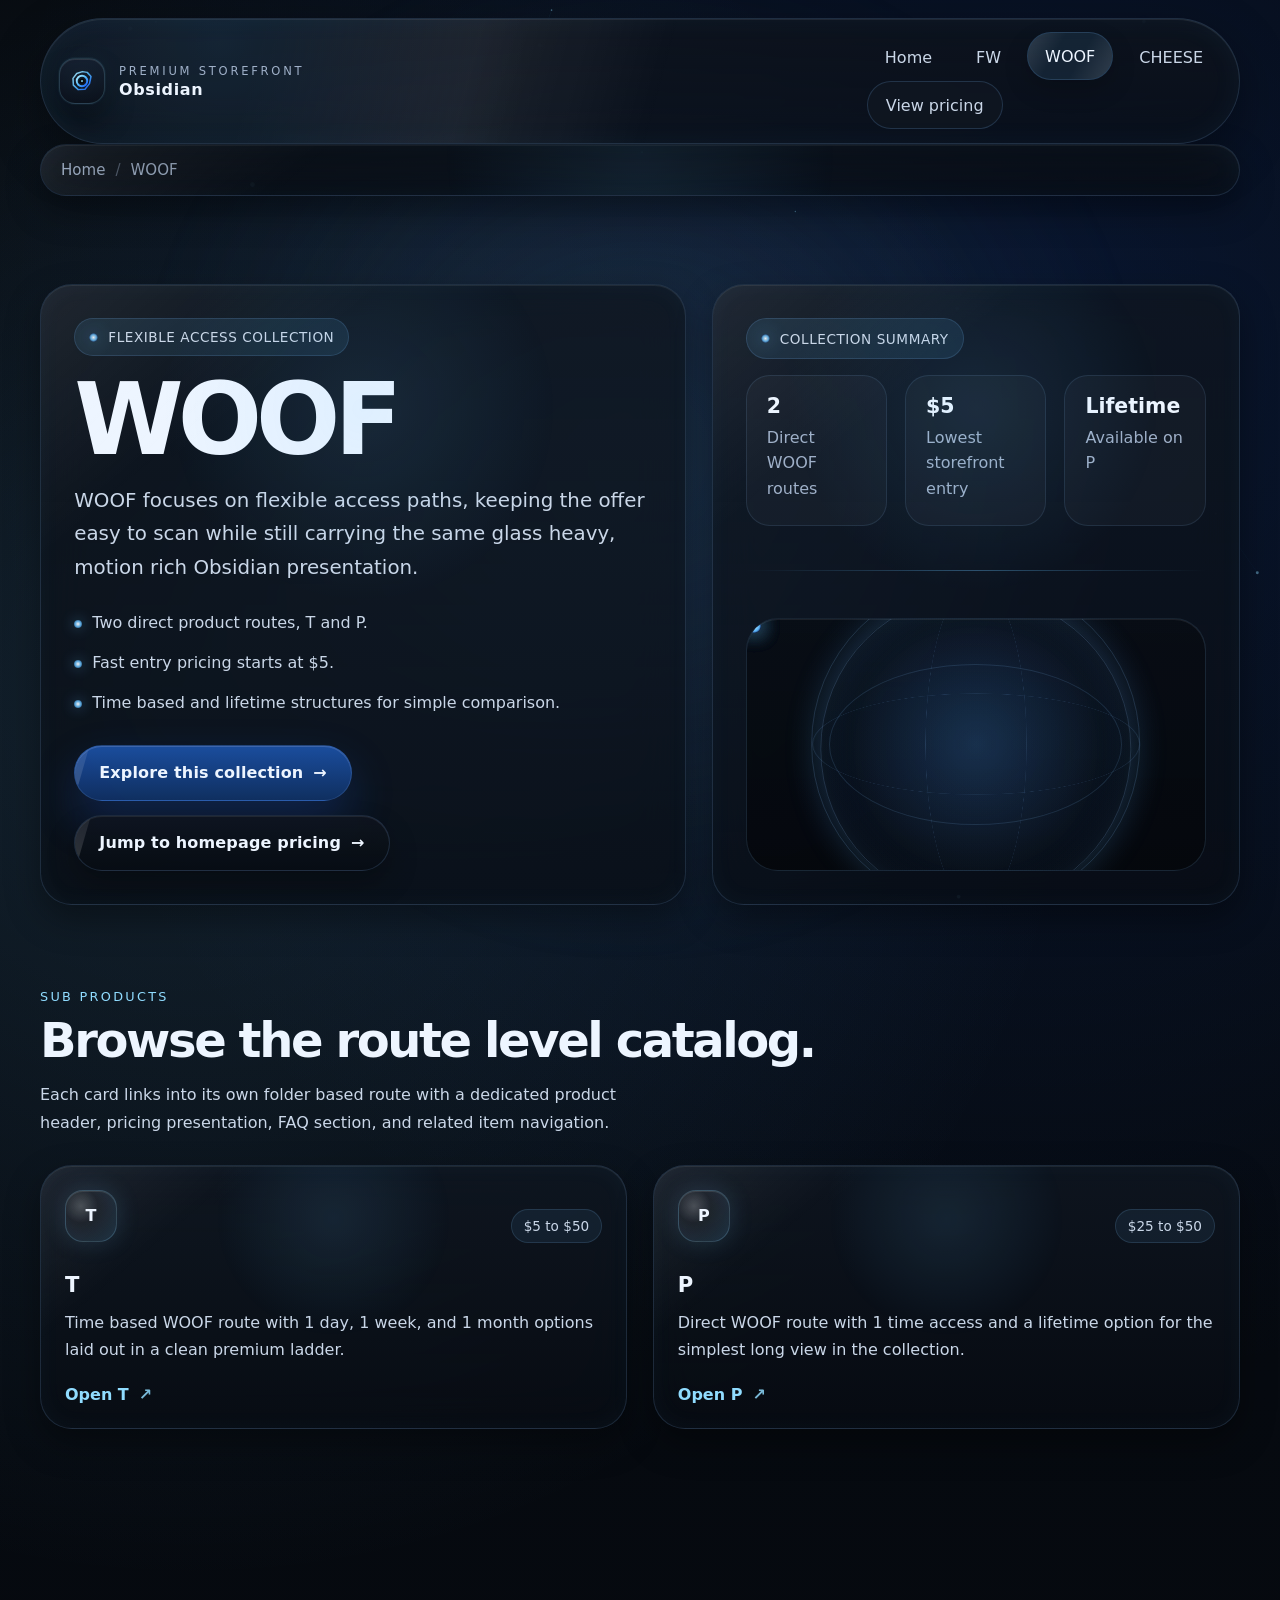
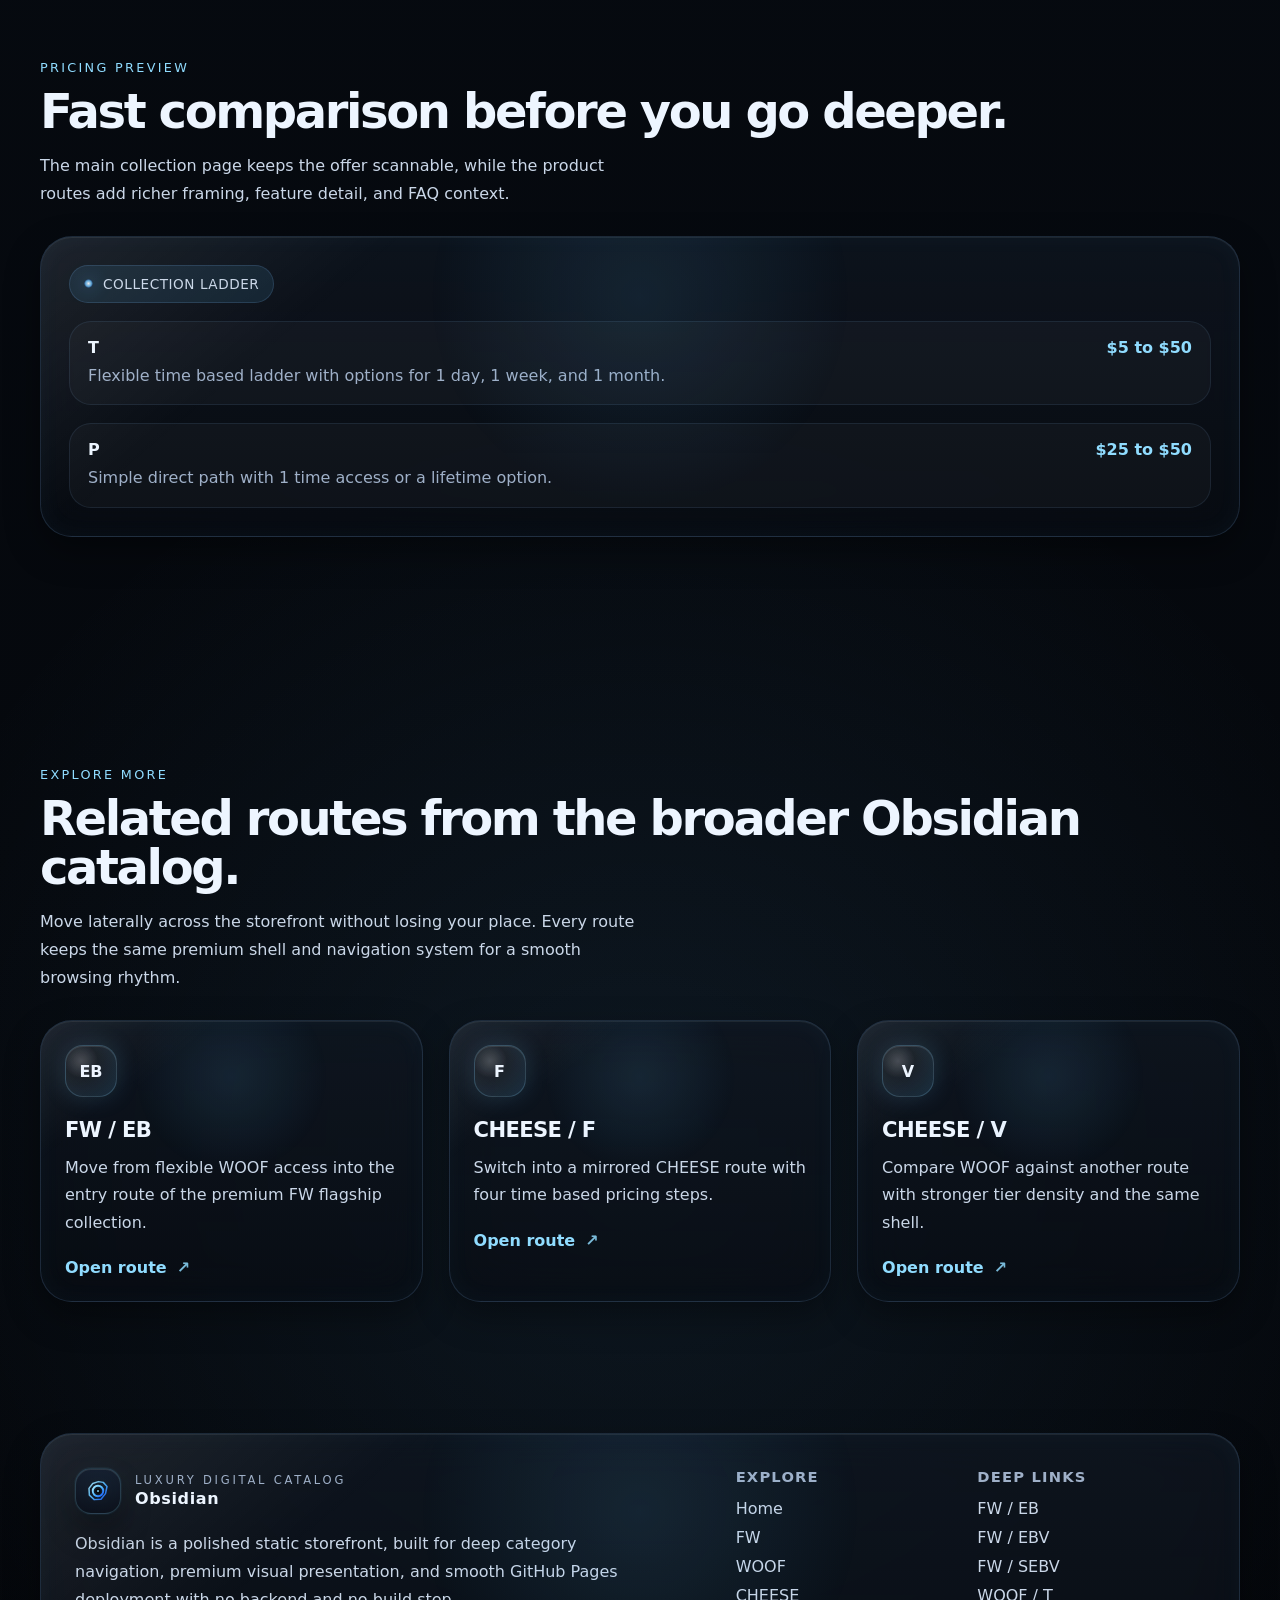
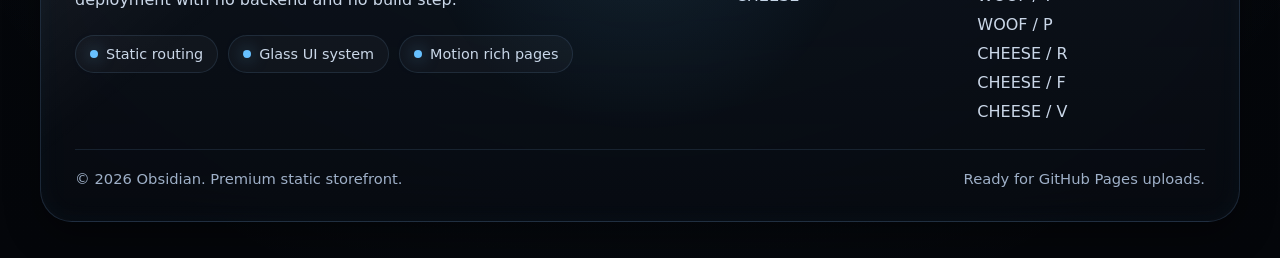
<file: woof/index.html>
<!DOCTYPE html>
<html lang="en">
<head>
  <meta charset="utf-8">
  <meta name="viewport" content="width=device-width, initial-scale=1">
  <title>Obsidian WOOF - Flexible Access Collection</title>
  <meta name="description" content="Browse the Obsidian WOOF collection featuring T and P, with flexible pricing structures inside a premium static storefront layout.">
  <meta name="theme-color" content="#05070b">
  <meta property="og:title" content="Obsidian WOOF - Flexible Access Collection">
  <meta property="og:description" content="Browse the Obsidian WOOF collection featuring T and P, with flexible pricing structures inside a premium static storefront layout.">
  <meta property="og:type" content="website">
  <link rel="icon" href="../assets/img/favicon.svg" type="image/svg+xml">
  <link rel="stylesheet" href="../assets/css/style.css">
</head>
<body class="page page-category page-woof" data-root="../" data-nav="woof">
  <div class="page-loader" aria-hidden="true">
    <div class="loader-core"></div>
  </div>
  <div class="page-transition" aria-hidden="true">
    <div class="transition-core"></div>
  </div>
  <canvas class="fx-canvas" aria-hidden="true"></canvas>
  <div class="site-shell">
    <header class="site-header"></header>
    <main>
      <div class="container">
        <div class="breadcrumbs reveal">
          <ol class="breadcrumb-list">
            <li><a href="../">Home</a></li>
  <li>WOOF</li>
          </ol>
        </div>
      </div>

      <section class="page-hero">
        <div class="container">
          <div class="page-hero-grid">
            <section class="page-hero-copy glass-panel reveal">
              <span class="eyebrow"><span class="eyebrow-dot"></span> Flexible access collection</span>
              <h1>WOOF</h1>
              <p class="lead">WOOF focuses on flexible access paths, keeping the offer easy to scan while still carrying the same glass heavy, motion rich Obsidian presentation.</p>
              <ul class="hero-bullets">
                <li>Two direct product routes, T and P.</li><li>Fast entry pricing starts at $5.</li><li>Time based and lifetime structures for simple comparison.</li>
              </ul>
              <div class="cta-row">
                <a class="button primary" href="#collection-grid">Explore this collection <span class="inline-arrow">→</span></a>
                <a class="button secondary" href="../index.html#pricing-overview">Jump to homepage pricing <span class="inline-arrow">→</span></a>
              </div>
            </section>

            <aside class="page-hero-aside glass-panel reveal">
              <span class="panel-tag">Collection summary</span>
              <div class="page-summary">
                <div class="summary-box"><strong>2</strong><span>Direct WOOF routes</span></div><div class="summary-box"><strong>$5</strong><span>Lowest storefront entry</span></div><div class="summary-box"><strong>Lifetime</strong><span>Available on P</span></div>
              </div>
              <div class="glow-divider"></div>
              <div class="hero-globe">
    <div class="orbit-ring"></div>
    <div class="orbit-dot"></div>
    <div class="orbit-dot"></div>
    <div class="orbit-dot"></div>
  </div>
            </aside>
          </div>
        </div>
      </section>

      <section class="section compact" id="collection-grid">
        <div class="container">
          <div class="section-head reveal">
            <div>
              <p class="section-kicker">Sub products</p>
              <h2 class="section-title">Browse the route level catalog.</h2>
            </div>
            <p class="section-copy">
              Each card links into its own folder based route with a dedicated product header, pricing presentation, FAQ section, and related item navigation.
            </p>
          </div>
          <div class="category-grid">
            <article class="card tilt-card reveal ">
    <div class="card-topline">
      <div class="card-icon"><strong>T</strong></div>
      <span class="price-pill">$5 to $50</span>
    </div>
    <h3>T</h3>
    <p>Time based WOOF route with 1 day, 1 week, and 1 month options laid out in a clean premium ladder.</p>
    <div class="card-links"><a class="text-link" href="t/">Open T <span class="inline-arrow">↗</span></a></div>
  </article>
  <article class="card tilt-card reveal ">
    <div class="card-topline">
      <div class="card-icon"><strong>P</strong></div>
      <span class="price-pill">$25 to $50</span>
    </div>
    <h3>P</h3>
    <p>Direct WOOF route with 1 time access and a lifetime option for the simplest long view in the collection.</p>
    <div class="card-links"><a class="text-link" href="p/">Open P <span class="inline-arrow">↗</span></a></div>
  </article>
          </div>
        </div>
      </section>

      <section class="section">
        <div class="container">
          <div class="section-head reveal">
            <div>
              <p class="section-kicker">Pricing preview</p>
              <h2 class="section-title">Fast comparison before you go deeper.</h2>
            </div>
            <p class="section-copy">
              The main collection page keeps the offer scannable, while the product routes add richer framing, feature detail, and FAQ context.
            </p>
          </div>
          <div class="pricing-list reveal">
            <span class="panel-tag">Collection ladder</span>
            <div class="list-item"><div><strong>T</strong><span>Flexible time based ladder with options for 1 day, 1 week, and 1 month.</span></div><div class="list-price">$5 to $50</div></div>
  <div class="list-item"><div><strong>P</strong><span>Simple direct path with 1 time access or a lifetime option.</span></div><div class="list-price">$25 to $50</div></div>
          </div>
        </div>
      </section>

      <section class="section">
        <div class="container">
          <div class="section-head reveal">
            <div>
              <p class="section-kicker">Explore more</p>
              <h2 class="section-title">Related routes from the broader Obsidian catalog.</h2>
            </div>
            <p class="section-copy">
              Move laterally across the storefront without losing your place. Every route keeps the same premium shell and navigation system for a smooth browsing rhythm.
            </p>
          </div>
          <div class="related-grid">
            <article class="related-card tilt-card reveal">
    <div class="related-icon"><strong>EB</strong></div>
    <h3>FW / EB</h3>
    <p>Move from flexible WOOF access into the entry route of the premium FW flagship collection.</p>
    <div class="related-links">
      <a class="text-link" href="../fw/eb/">Open route <span class="inline-arrow">↗</span></a>
    </div>
  </article>
  <article class="related-card tilt-card reveal">
    <div class="related-icon"><strong>F</strong></div>
    <h3>CHEESE / F</h3>
    <p>Switch into a mirrored CHEESE route with four time based pricing steps.</p>
    <div class="related-links">
      <a class="text-link" href="../cheese/f/">Open route <span class="inline-arrow">↗</span></a>
    </div>
  </article>
  <article class="related-card tilt-card reveal">
    <div class="related-icon"><strong>V</strong></div>
    <h3>CHEESE / V</h3>
    <p>Compare WOOF against another route with stronger tier density and the same shell.</p>
    <div class="related-links">
      <a class="text-link" href="../cheese/v/">Open route <span class="inline-arrow">↗</span></a>
    </div>
  </article>
          </div>
        </div>
      </section>
    </main>
    <footer class="site-footer"></footer>
  </div>
  <script src="../assets/js/main.js" defer></script>
</body>
</html>
</file>
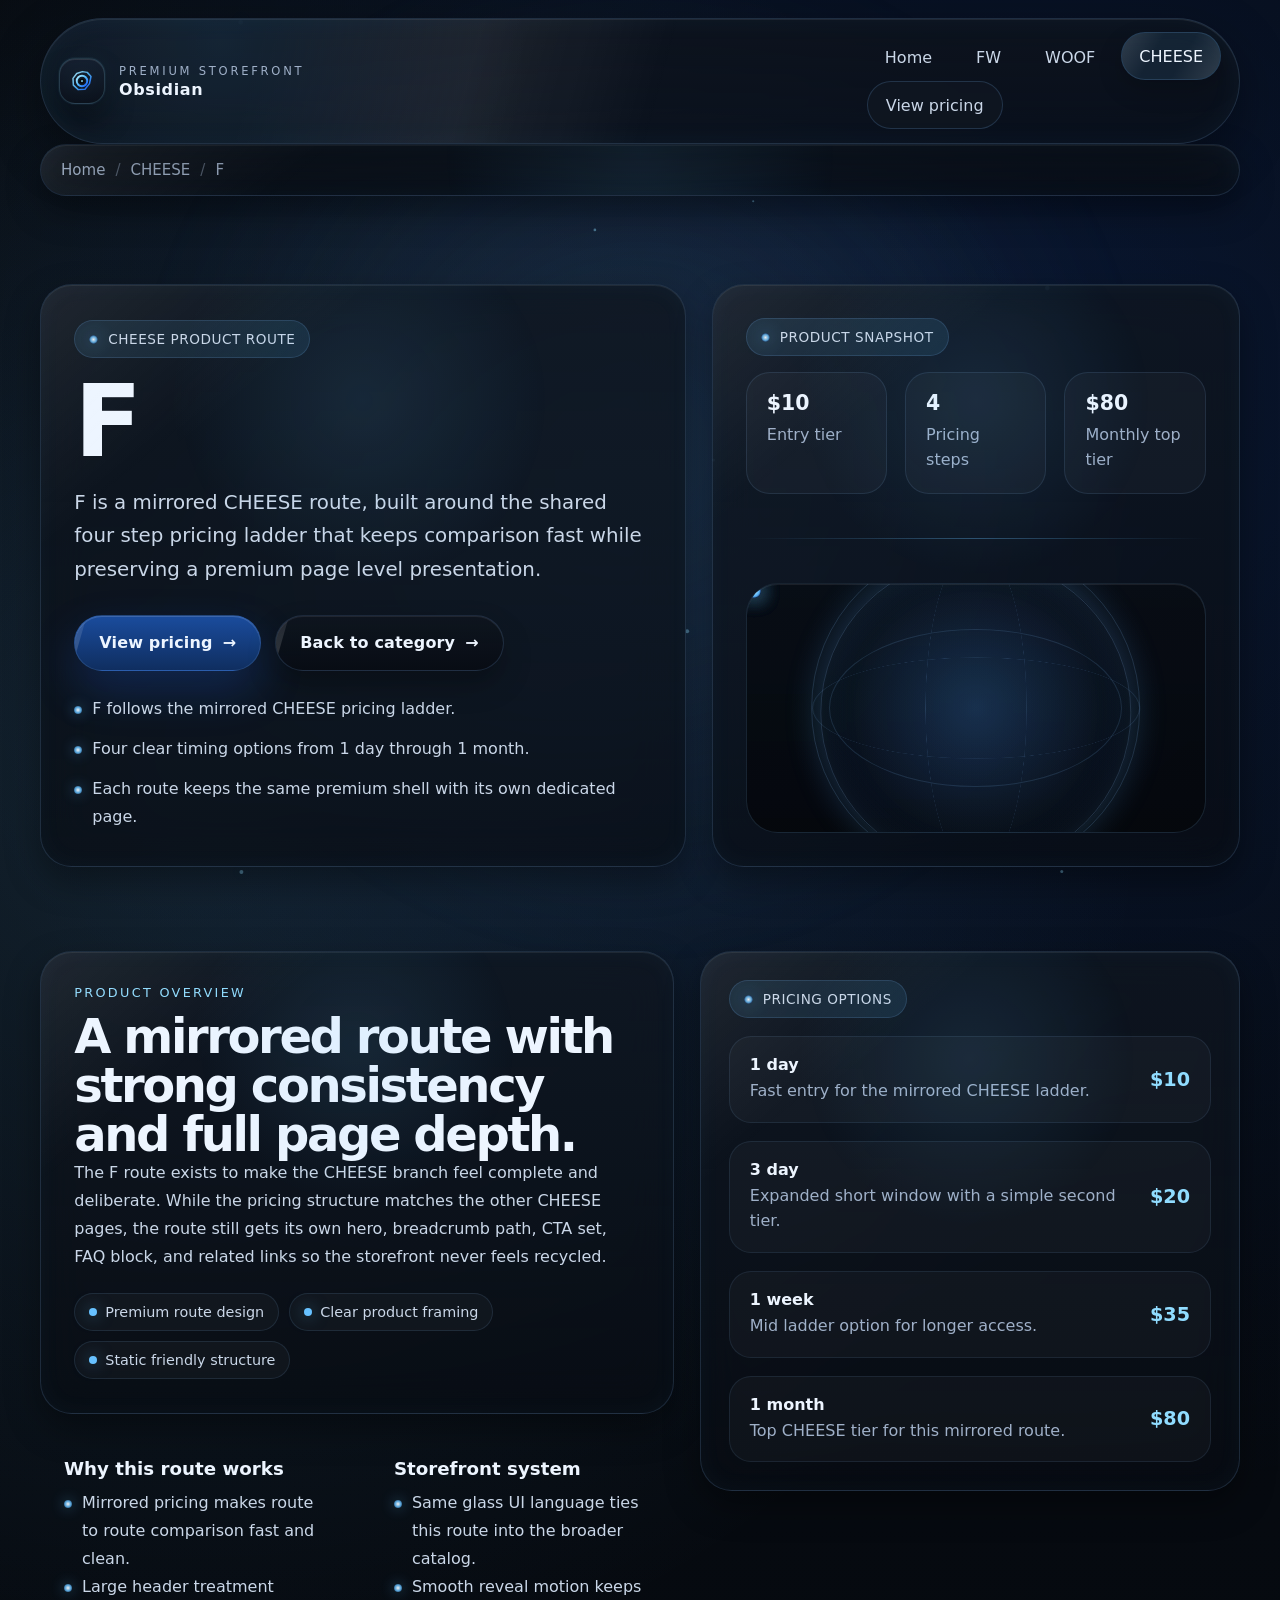
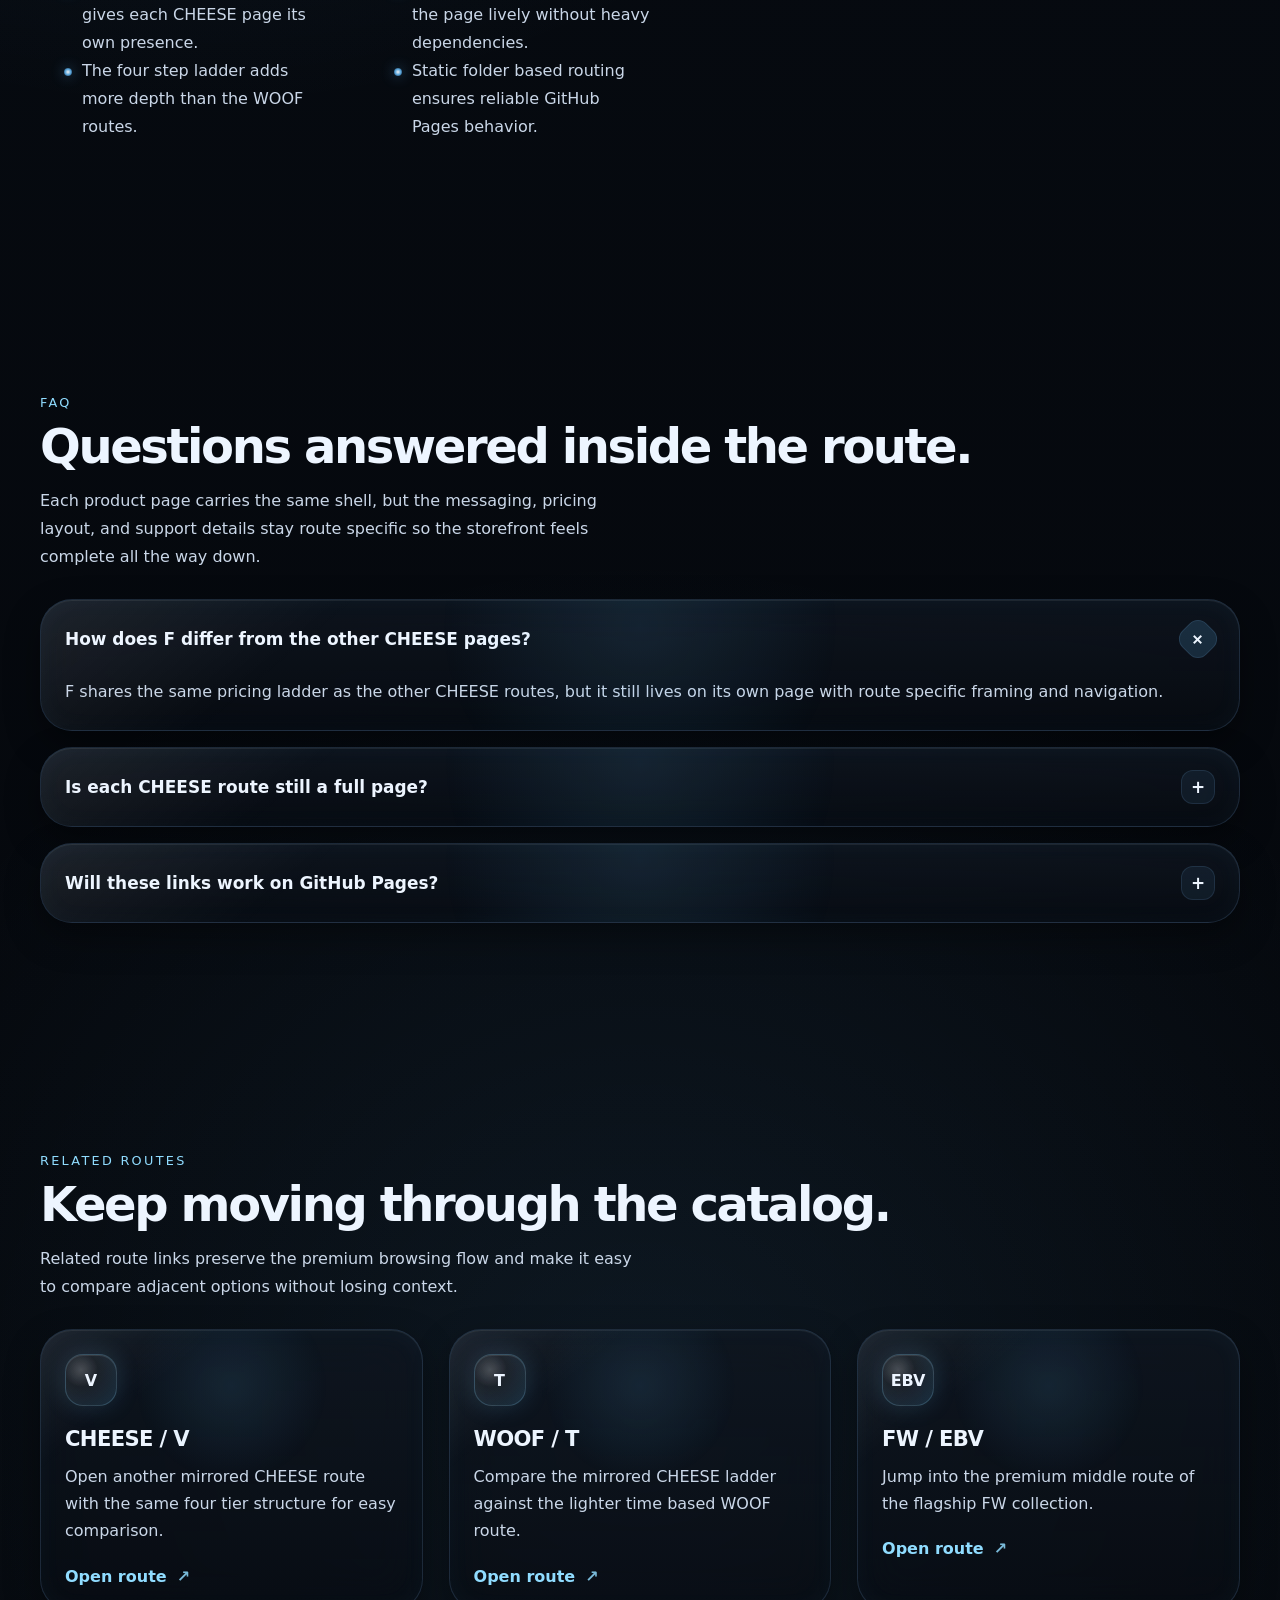
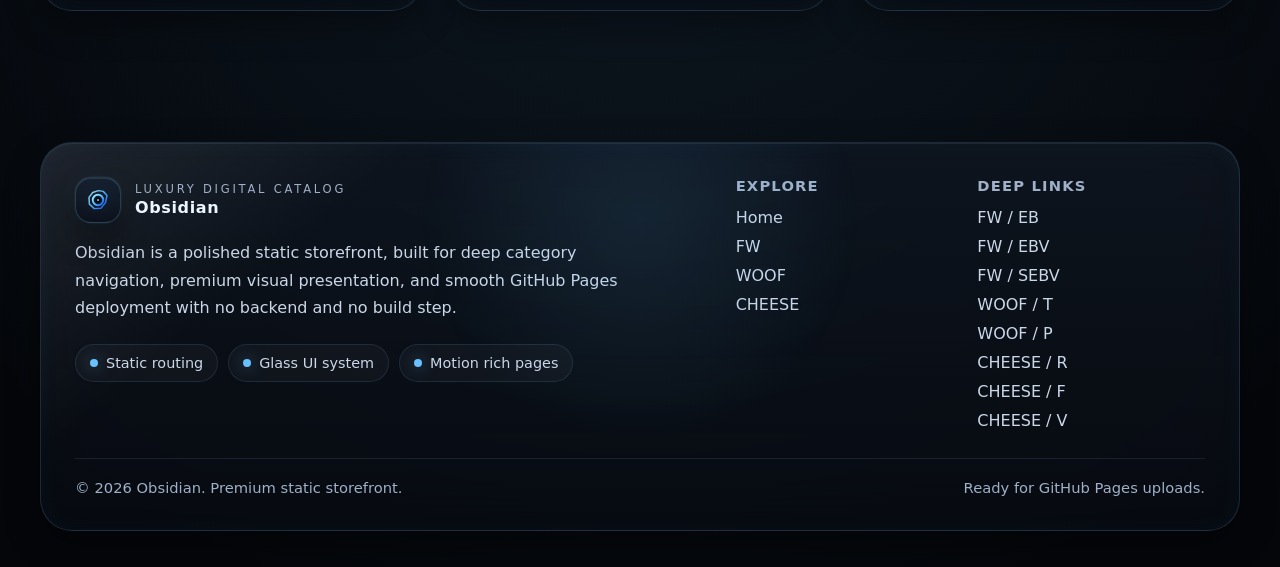
<file: cheese/f/index.html>
<!DOCTYPE html>
<html lang="en">
<head>
  <meta charset="utf-8">
  <meta name="viewport" content="width=device-width, initial-scale=1">
  <title>Obsidian CHEESE / F - Mirrored Route</title>
  <meta name="description" content="Browse Obsidian CHEESE / F, a mirrored route with 1 day, 3 day, 1 week, and 1 month pricing inside a premium static storefront layout.">
  <meta name="theme-color" content="#05070b">
  <meta property="og:title" content="Obsidian CHEESE / F - Mirrored Route">
  <meta property="og:description" content="Browse Obsidian CHEESE / F, a mirrored route with 1 day, 3 day, 1 week, and 1 month pricing inside a premium static storefront layout.">
  <meta property="og:type" content="website">
  <link rel="icon" href="../../assets/img/favicon.svg" type="image/svg+xml">
  <link rel="stylesheet" href="../../assets/css/style.css">
</head>
<body class="page page-product page-cheese-f" data-root="../../" data-nav="cheese">
  <div class="page-loader" aria-hidden="true">
    <div class="loader-core"></div>
  </div>
  <div class="page-transition" aria-hidden="true">
    <div class="transition-core"></div>
  </div>
  <canvas class="fx-canvas" aria-hidden="true"></canvas>
  <div class="site-shell">
    <header class="site-header"></header>
    <main>
      <div class="container">
        <div class="breadcrumbs reveal">
          <ol class="breadcrumb-list">
            <li><a href="../../">Home</a></li>
  <li><a href="../">CHEESE</a></li>
  <li>F</li>
          </ol>
        </div>
      </div>

      <section class="page-hero">
        <div class="container">
          <div class="page-hero-grid">
            <section class="page-hero-copy glass-panel reveal">
              <span class="eyebrow"><span class="eyebrow-dot"></span> CHEESE product route</span>
              <h1>F</h1>
              <p class="lead">F is a mirrored CHEESE route, built around the shared four step pricing ladder that keeps comparison fast while preserving a premium page level presentation.</p>
              <div class="cta-row">
                <a class="button primary" href="#pricing">View pricing <span class="inline-arrow">→</span></a>
                <a class="button secondary" href="../">Back to category <span class="inline-arrow">→</span></a>
              </div>
              <ul class="hero-bullets">
                <li>F follows the mirrored CHEESE pricing ladder.</li><li>Four clear timing options from 1 day through 1 month.</li><li>Each route keeps the same premium shell with its own dedicated page.</li>
              </ul>
            </section>

            <aside class="page-hero-aside glass-panel reveal">
              <span class="panel-tag">Product snapshot</span>
              <div class="page-summary">
                <div class="summary-box"><strong>$10</strong><span>Entry tier</span></div><div class="summary-box"><strong>4</strong><span>Pricing steps</span></div><div class="summary-box"><strong>$80</strong><span>Monthly top tier</span></div>
              </div>
              <div class="glow-divider"></div>
              <div class="hero-globe">
    <div class="orbit-ring"></div>
    <div class="orbit-dot"></div>
    <div class="orbit-dot"></div>
    <div class="orbit-dot"></div>
  </div>
            </aside>
          </div>
        </div>
      </section>

      <section class="section compact">
        <div class="container">
          <div class="product-layout">
            <section class="product-panel">
              <article class="glass-panel reveal">
                <div class="page-hero-copy">
                  <p class="section-kicker">Product overview</p>
                  <h2 class="section-title">A mirrored route with strong consistency and full page depth.</h2>
                  <p class="section-copy">The F route exists to make the CHEESE branch feel complete and deliberate. While the pricing structure matches the other CHEESE pages, the route still gets its own hero, breadcrumb path, CTA set, FAQ block, and related links so the storefront never feels recycled.</p>
                  <div class="badge-row">
                    <span class="badge">Premium route design</span>
                    <span class="badge">Clear product framing</span>
                    <span class="badge">Static friendly structure</span>
                  </div>
                </div>
              </article>

              <section class="feature-grid">
                <article class="value-card reveal"><h3>Why this route works</h3><ul class="feature-list">
  <li>Mirrored pricing makes route to route comparison fast and clean.</li>
  <li>Large header treatment gives each CHEESE page its own presence.</li>
  <li>The four step ladder adds more depth than the WOOF routes.</li>
  </ul></article><article class="value-card reveal"><h3>Storefront system</h3><ul class="feature-list">
  <li>Same glass UI language ties this route into the broader catalog.</li>
  <li>Smooth reveal motion keeps the page lively without heavy dependencies.</li>
  <li>Static folder based routing ensures reliable GitHub Pages behavior.</li>
  </ul></article>
              </section>
            </section>

            <aside class="product-side">
              <article class="pricing-list reveal" id="pricing">
                <span class="panel-tag">Pricing options</span>
                <div class="price-row">
    <div>
      <strong>1 day</strong>
      <span>Fast entry for the mirrored CHEESE ladder.</span>
    </div>
    <b>$10</b>
  </div>

  <div class="price-row">
    <div>
      <strong>3 day</strong>
      <span>Expanded short window with a simple second tier.</span>
    </div>
    <b>$20</b>
  </div>

  <div class="price-row">
    <div>
      <strong>1 week</strong>
      <span>Mid ladder option for longer access.</span>
    </div>
    <b>$35</b>
  </div>

  <div class="price-row">
    <div>
      <strong>1 month</strong>
      <span>Top CHEESE tier for this mirrored route.</span>
    </div>
    <b>$80</b>
  </div>

              </article>

            </aside>
          </div>
        </div>
      </section>

      <section class="section">
        <div class="container">
          <div class="section-head reveal">
            <div>
              <p class="section-kicker">FAQ</p>
              <h2 class="section-title">Questions answered inside the route.</h2>
            </div>
            <p class="section-copy">
              Each product page carries the same shell, but the messaging, pricing layout, and support details stay route specific so the storefront feels complete all the way down.
            </p>
          </div>
          <div class="faq-list">
  <article class="faq-item reveal">
    <button class="faq-trigger" type="button">
      <span>How does F differ from the other CHEESE pages?</span>
      <span class="faq-icon">+</span>
    </button>
    <div class="faq-body">
      <div class="faq-body-inner">
        <p>F shares the same pricing ladder as the other CHEESE routes, but it still lives on its own page with route specific framing and navigation.</p>
      </div>
    </div>
  </article>

  <article class="faq-item reveal">
    <button class="faq-trigger" type="button">
      <span>Is each CHEESE route still a full page?</span>
      <span class="faq-icon">+</span>
    </button>
    <div class="faq-body">
      <div class="faq-body-inner">
        <p>Yes. Each one has its own hero, pricing block, FAQ, breadcrumbs, and related route links.</p>
      </div>
    </div>
  </article>

  <article class="faq-item reveal">
    <button class="faq-trigger" type="button">
      <span>Will these links work on GitHub Pages?</span>
      <span class="faq-icon">+</span>
    </button>
    <div class="faq-body">
      <div class="faq-body-inner">
        <p>Yes. The project uses relative links and folder based index pages, so the route tree is static friendly.</p>
      </div>
    </div>
  </article>

  </div>
        </div>
      </section>

      <section class="section">
        <div class="container">
          <div class="section-head reveal">
            <div>
              <p class="section-kicker">Related routes</p>
              <h2 class="section-title">Keep moving through the catalog.</h2>
            </div>
            <p class="section-copy">
              Related route links preserve the premium browsing flow and make it easy to compare adjacent options without losing context.
            </p>
          </div>
          <div class="related-grid">
            <article class="related-card tilt-card reveal">
    <div class="related-icon"><strong>V</strong></div>
    <h3>CHEESE / V</h3>
    <p>Open another mirrored CHEESE route with the same four tier structure for easy comparison.</p>
    <div class="related-links">
      <a class="text-link" href="../v/">Open route <span class="inline-arrow">↗</span></a>
    </div>
  </article>
  <article class="related-card tilt-card reveal">
    <div class="related-icon"><strong>T</strong></div>
    <h3>WOOF / T</h3>
    <p>Compare the mirrored CHEESE ladder against the lighter time based WOOF route.</p>
    <div class="related-links">
      <a class="text-link" href="../../woof/t/">Open route <span class="inline-arrow">↗</span></a>
    </div>
  </article>
  <article class="related-card tilt-card reveal">
    <div class="related-icon"><strong>EBV</strong></div>
    <h3>FW / EBV</h3>
    <p>Jump into the premium middle route of the flagship FW collection.</p>
    <div class="related-links">
      <a class="text-link" href="../../fw/ebv/">Open route <span class="inline-arrow">↗</span></a>
    </div>
  </article>
          </div>
        </div>
      </section>
    </main>
    <footer class="site-footer"></footer>
  </div>
  <script src="../../assets/js/main.js" defer></script>
</body>
</html>
</file>
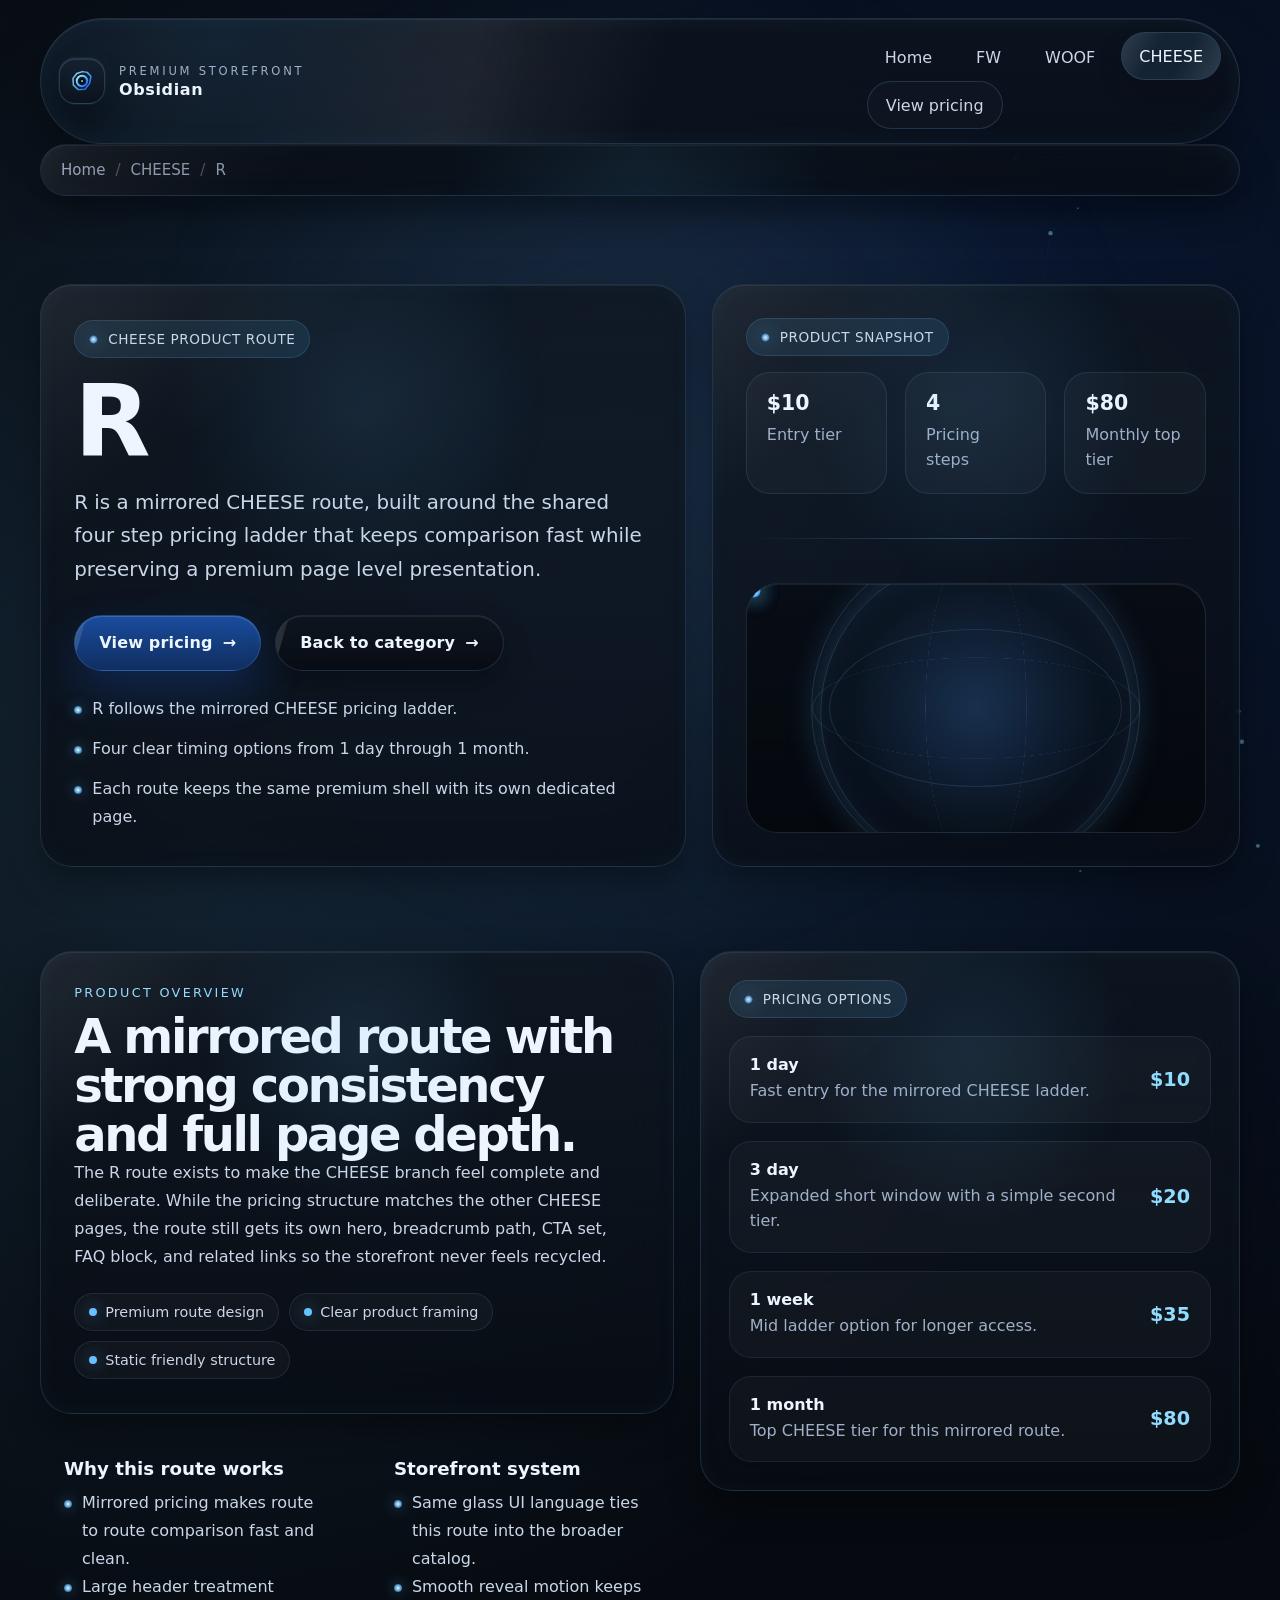
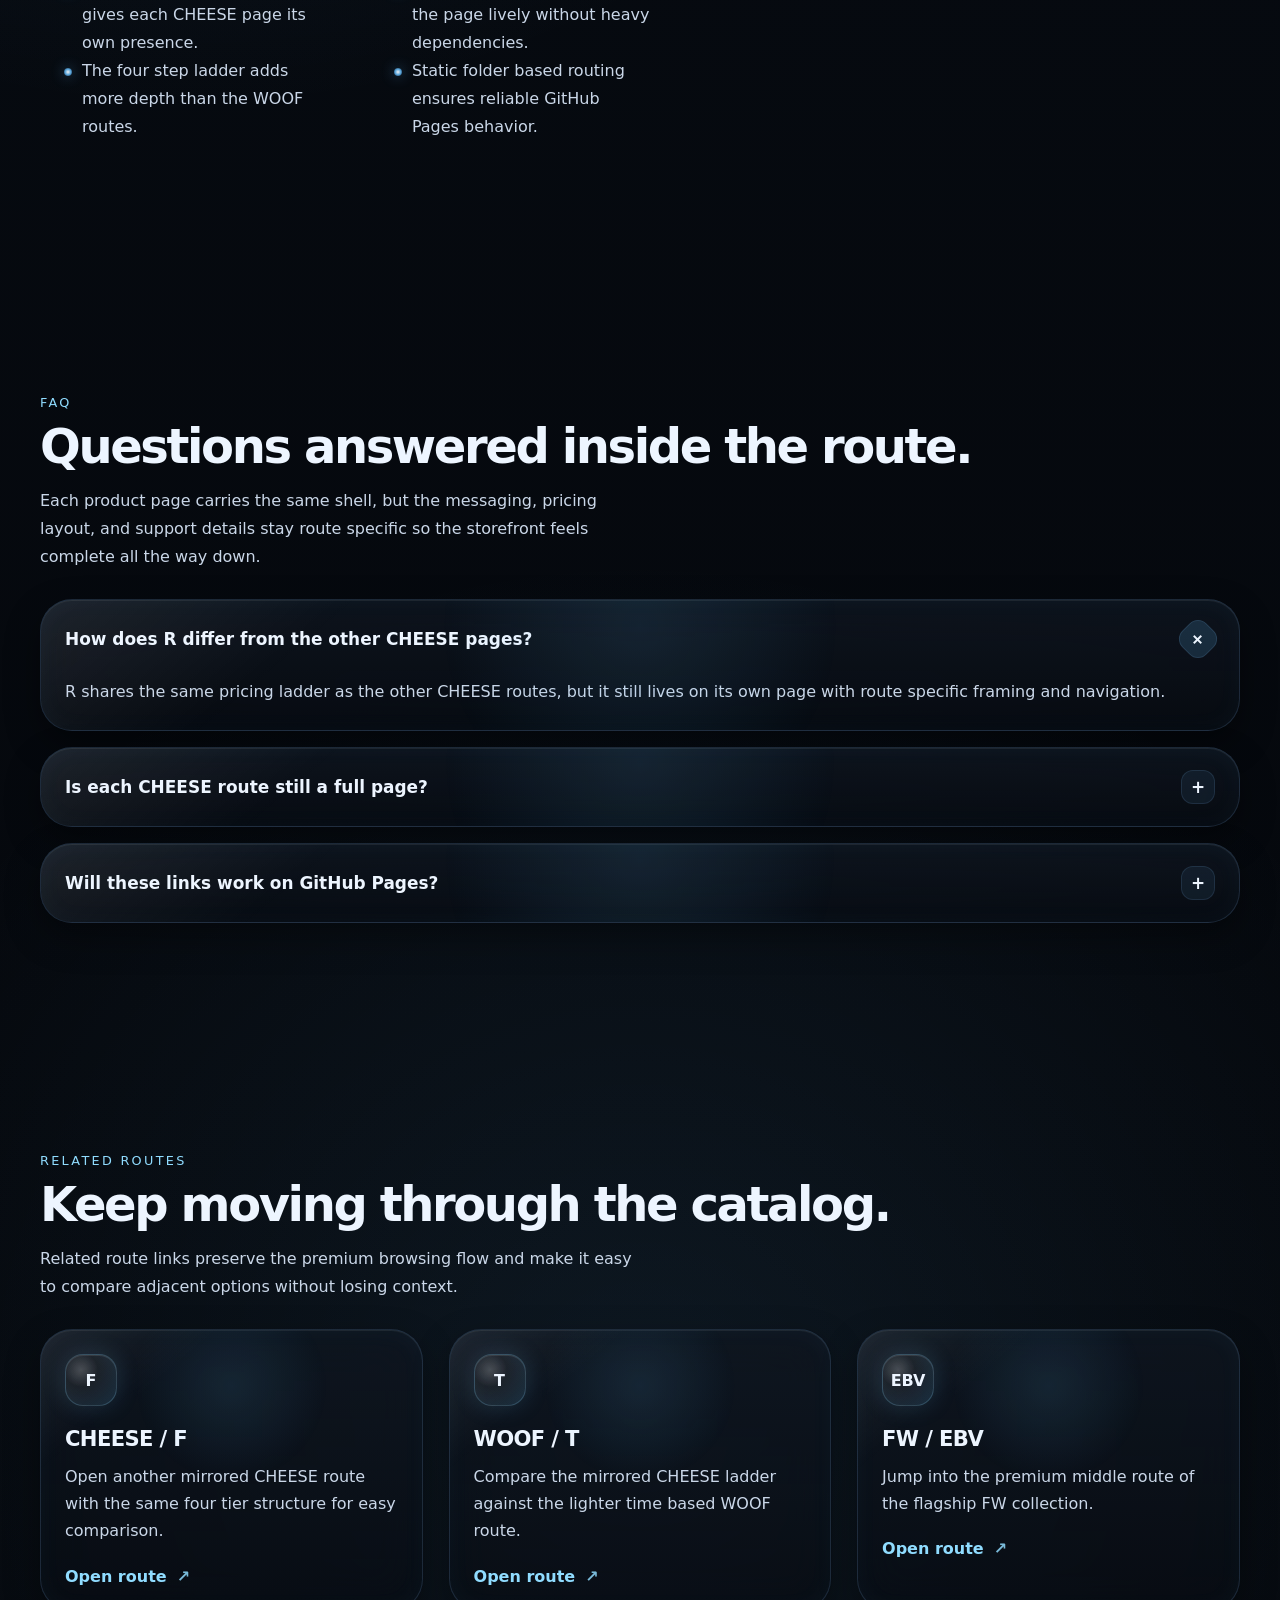
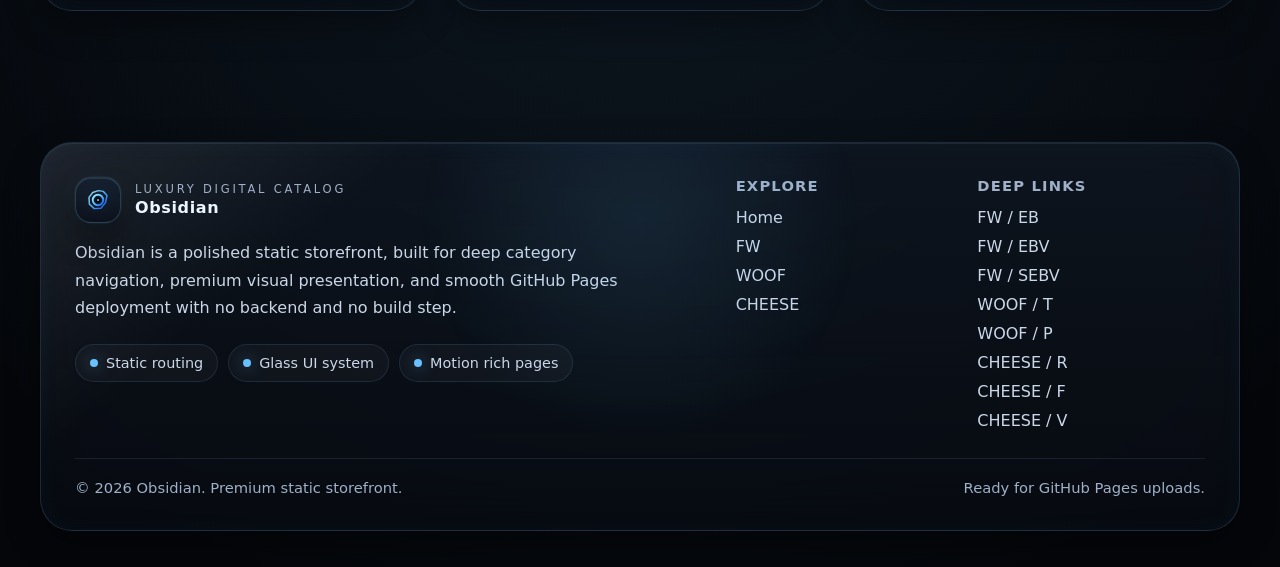
<file: cheese/r/index.html>
<!DOCTYPE html>
<html lang="en">
<head>
  <meta charset="utf-8">
  <meta name="viewport" content="width=device-width, initial-scale=1">
  <title>Obsidian CHEESE / R - Mirrored Route</title>
  <meta name="description" content="Browse Obsidian CHEESE / R, a mirrored route with 1 day, 3 day, 1 week, and 1 month pricing inside a premium static storefront layout.">
  <meta name="theme-color" content="#05070b">
  <meta property="og:title" content="Obsidian CHEESE / R - Mirrored Route">
  <meta property="og:description" content="Browse Obsidian CHEESE / R, a mirrored route with 1 day, 3 day, 1 week, and 1 month pricing inside a premium static storefront layout.">
  <meta property="og:type" content="website">
  <link rel="icon" href="../../assets/img/favicon.svg" type="image/svg+xml">
  <link rel="stylesheet" href="../../assets/css/style.css">
</head>
<body class="page page-product page-cheese-r" data-root="../../" data-nav="cheese">
  <div class="page-loader" aria-hidden="true">
    <div class="loader-core"></div>
  </div>
  <div class="page-transition" aria-hidden="true">
    <div class="transition-core"></div>
  </div>
  <canvas class="fx-canvas" aria-hidden="true"></canvas>
  <div class="site-shell">
    <header class="site-header"></header>
    <main>
      <div class="container">
        <div class="breadcrumbs reveal">
          <ol class="breadcrumb-list">
            <li><a href="../../">Home</a></li>
  <li><a href="../">CHEESE</a></li>
  <li>R</li>
          </ol>
        </div>
      </div>

      <section class="page-hero">
        <div class="container">
          <div class="page-hero-grid">
            <section class="page-hero-copy glass-panel reveal">
              <span class="eyebrow"><span class="eyebrow-dot"></span> CHEESE product route</span>
              <h1>R</h1>
              <p class="lead">R is a mirrored CHEESE route, built around the shared four step pricing ladder that keeps comparison fast while preserving a premium page level presentation.</p>
              <div class="cta-row">
                <a class="button primary" href="#pricing">View pricing <span class="inline-arrow">→</span></a>
                <a class="button secondary" href="../">Back to category <span class="inline-arrow">→</span></a>
              </div>
              <ul class="hero-bullets">
                <li>R follows the mirrored CHEESE pricing ladder.</li><li>Four clear timing options from 1 day through 1 month.</li><li>Each route keeps the same premium shell with its own dedicated page.</li>
              </ul>
            </section>

            <aside class="page-hero-aside glass-panel reveal">
              <span class="panel-tag">Product snapshot</span>
              <div class="page-summary">
                <div class="summary-box"><strong>$10</strong><span>Entry tier</span></div><div class="summary-box"><strong>4</strong><span>Pricing steps</span></div><div class="summary-box"><strong>$80</strong><span>Monthly top tier</span></div>
              </div>
              <div class="glow-divider"></div>
              <div class="hero-globe">
    <div class="orbit-ring"></div>
    <div class="orbit-dot"></div>
    <div class="orbit-dot"></div>
    <div class="orbit-dot"></div>
  </div>
            </aside>
          </div>
        </div>
      </section>

      <section class="section compact">
        <div class="container">
          <div class="product-layout">
            <section class="product-panel">
              <article class="glass-panel reveal">
                <div class="page-hero-copy">
                  <p class="section-kicker">Product overview</p>
                  <h2 class="section-title">A mirrored route with strong consistency and full page depth.</h2>
                  <p class="section-copy">The R route exists to make the CHEESE branch feel complete and deliberate. While the pricing structure matches the other CHEESE pages, the route still gets its own hero, breadcrumb path, CTA set, FAQ block, and related links so the storefront never feels recycled.</p>
                  <div class="badge-row">
                    <span class="badge">Premium route design</span>
                    <span class="badge">Clear product framing</span>
                    <span class="badge">Static friendly structure</span>
                  </div>
                </div>
              </article>

              <section class="feature-grid">
                <article class="value-card reveal"><h3>Why this route works</h3><ul class="feature-list">
  <li>Mirrored pricing makes route to route comparison fast and clean.</li>
  <li>Large header treatment gives each CHEESE page its own presence.</li>
  <li>The four step ladder adds more depth than the WOOF routes.</li>
  </ul></article><article class="value-card reveal"><h3>Storefront system</h3><ul class="feature-list">
  <li>Same glass UI language ties this route into the broader catalog.</li>
  <li>Smooth reveal motion keeps the page lively without heavy dependencies.</li>
  <li>Static folder based routing ensures reliable GitHub Pages behavior.</li>
  </ul></article>
              </section>
            </section>

            <aside class="product-side">
              <article class="pricing-list reveal" id="pricing">
                <span class="panel-tag">Pricing options</span>
                <div class="price-row">
    <div>
      <strong>1 day</strong>
      <span>Fast entry for the mirrored CHEESE ladder.</span>
    </div>
    <b>$10</b>
  </div>

  <div class="price-row">
    <div>
      <strong>3 day</strong>
      <span>Expanded short window with a simple second tier.</span>
    </div>
    <b>$20</b>
  </div>

  <div class="price-row">
    <div>
      <strong>1 week</strong>
      <span>Mid ladder option for longer access.</span>
    </div>
    <b>$35</b>
  </div>

  <div class="price-row">
    <div>
      <strong>1 month</strong>
      <span>Top CHEESE tier for this mirrored route.</span>
    </div>
    <b>$80</b>
  </div>

              </article>

            </aside>
          </div>
        </div>
      </section>

      <section class="section">
        <div class="container">
          <div class="section-head reveal">
            <div>
              <p class="section-kicker">FAQ</p>
              <h2 class="section-title">Questions answered inside the route.</h2>
            </div>
            <p class="section-copy">
              Each product page carries the same shell, but the messaging, pricing layout, and support details stay route specific so the storefront feels complete all the way down.
            </p>
          </div>
          <div class="faq-list">
  <article class="faq-item reveal">
    <button class="faq-trigger" type="button">
      <span>How does R differ from the other CHEESE pages?</span>
      <span class="faq-icon">+</span>
    </button>
    <div class="faq-body">
      <div class="faq-body-inner">
        <p>R shares the same pricing ladder as the other CHEESE routes, but it still lives on its own page with route specific framing and navigation.</p>
      </div>
    </div>
  </article>

  <article class="faq-item reveal">
    <button class="faq-trigger" type="button">
      <span>Is each CHEESE route still a full page?</span>
      <span class="faq-icon">+</span>
    </button>
    <div class="faq-body">
      <div class="faq-body-inner">
        <p>Yes. Each one has its own hero, pricing block, FAQ, breadcrumbs, and related route links.</p>
      </div>
    </div>
  </article>

  <article class="faq-item reveal">
    <button class="faq-trigger" type="button">
      <span>Will these links work on GitHub Pages?</span>
      <span class="faq-icon">+</span>
    </button>
    <div class="faq-body">
      <div class="faq-body-inner">
        <p>Yes. The project uses relative links and folder based index pages, so the route tree is static friendly.</p>
      </div>
    </div>
  </article>

  </div>
        </div>
      </section>

      <section class="section">
        <div class="container">
          <div class="section-head reveal">
            <div>
              <p class="section-kicker">Related routes</p>
              <h2 class="section-title">Keep moving through the catalog.</h2>
            </div>
            <p class="section-copy">
              Related route links preserve the premium browsing flow and make it easy to compare adjacent options without losing context.
            </p>
          </div>
          <div class="related-grid">
            <article class="related-card tilt-card reveal">
    <div class="related-icon"><strong>F</strong></div>
    <h3>CHEESE / F</h3>
    <p>Open another mirrored CHEESE route with the same four tier structure for easy comparison.</p>
    <div class="related-links">
      <a class="text-link" href="../f/">Open route <span class="inline-arrow">↗</span></a>
    </div>
  </article>
  <article class="related-card tilt-card reveal">
    <div class="related-icon"><strong>T</strong></div>
    <h3>WOOF / T</h3>
    <p>Compare the mirrored CHEESE ladder against the lighter time based WOOF route.</p>
    <div class="related-links">
      <a class="text-link" href="../../woof/t/">Open route <span class="inline-arrow">↗</span></a>
    </div>
  </article>
  <article class="related-card tilt-card reveal">
    <div class="related-icon"><strong>EBV</strong></div>
    <h3>FW / EBV</h3>
    <p>Jump into the premium middle route of the flagship FW collection.</p>
    <div class="related-links">
      <a class="text-link" href="../../fw/ebv/">Open route <span class="inline-arrow">↗</span></a>
    </div>
  </article>
          </div>
        </div>
      </section>
    </main>
    <footer class="site-footer"></footer>
  </div>
  <script src="../../assets/js/main.js" defer></script>
</body>
</html>
</file>
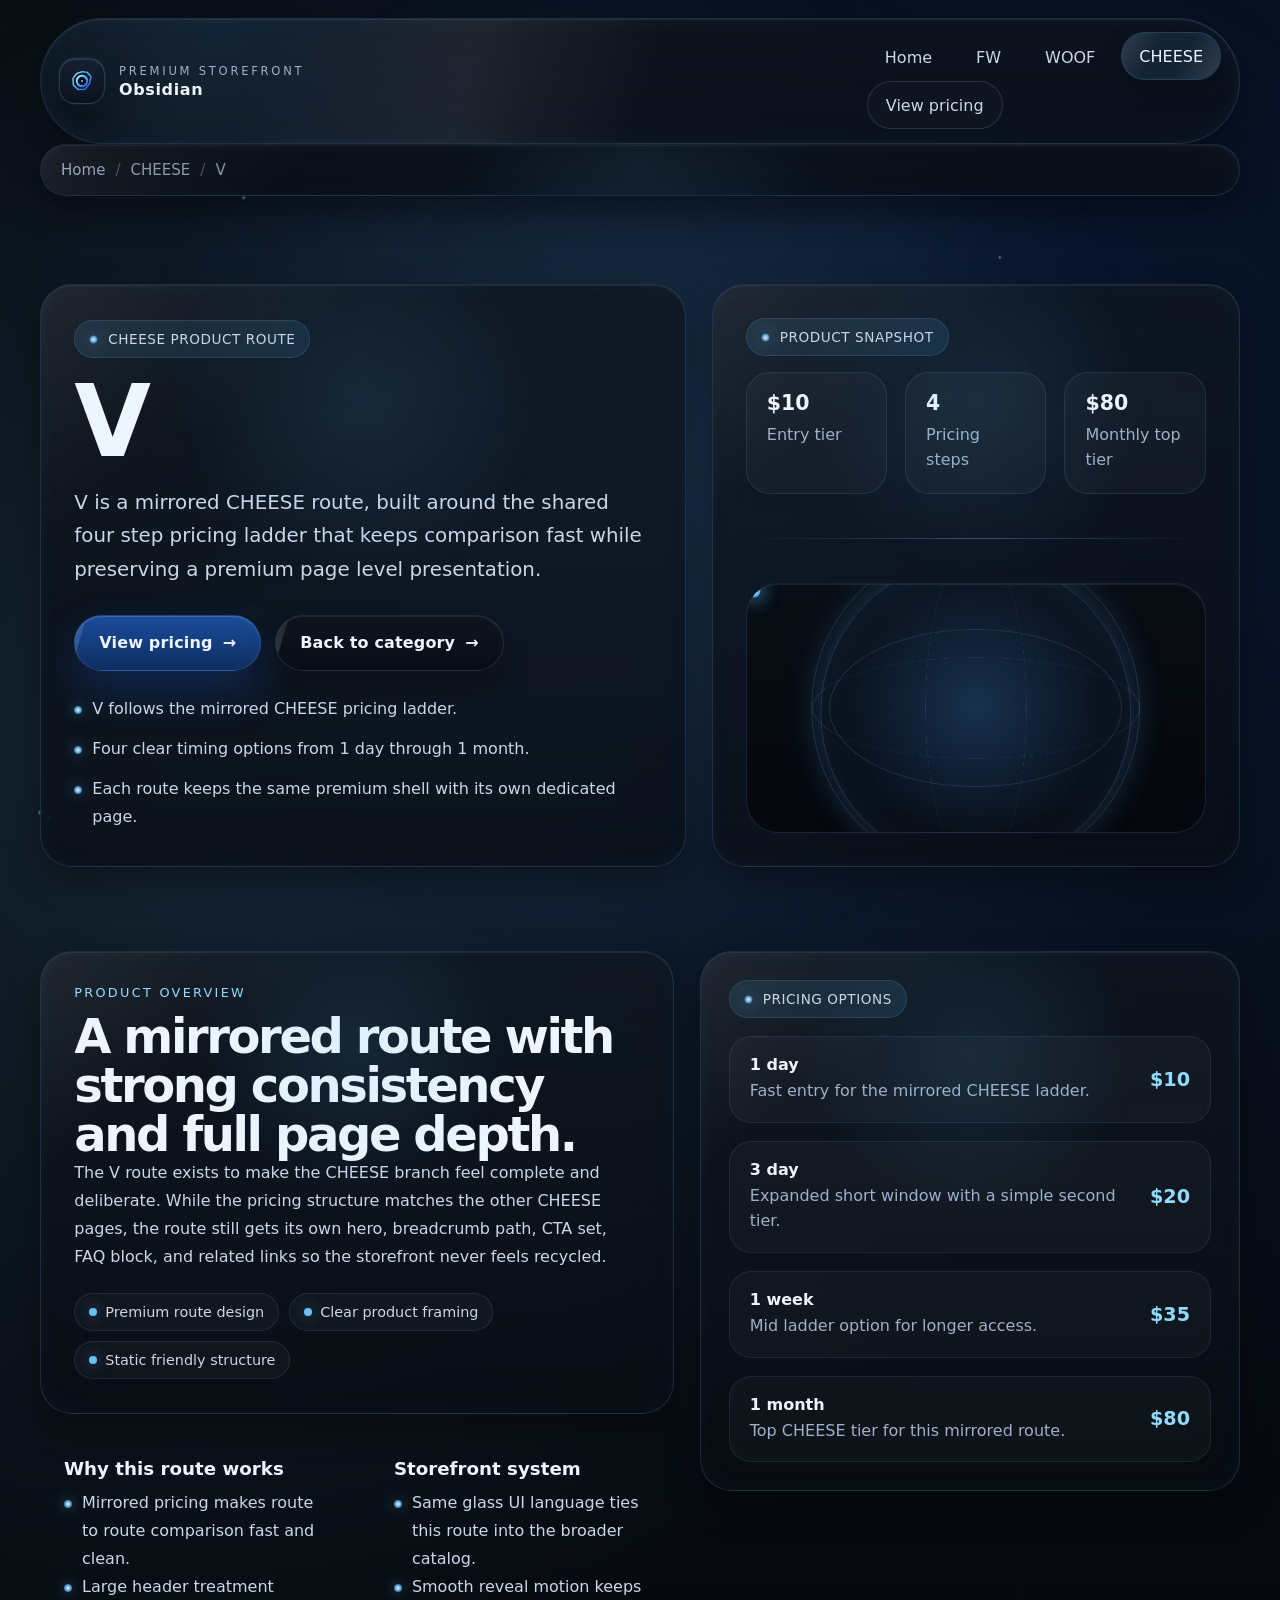
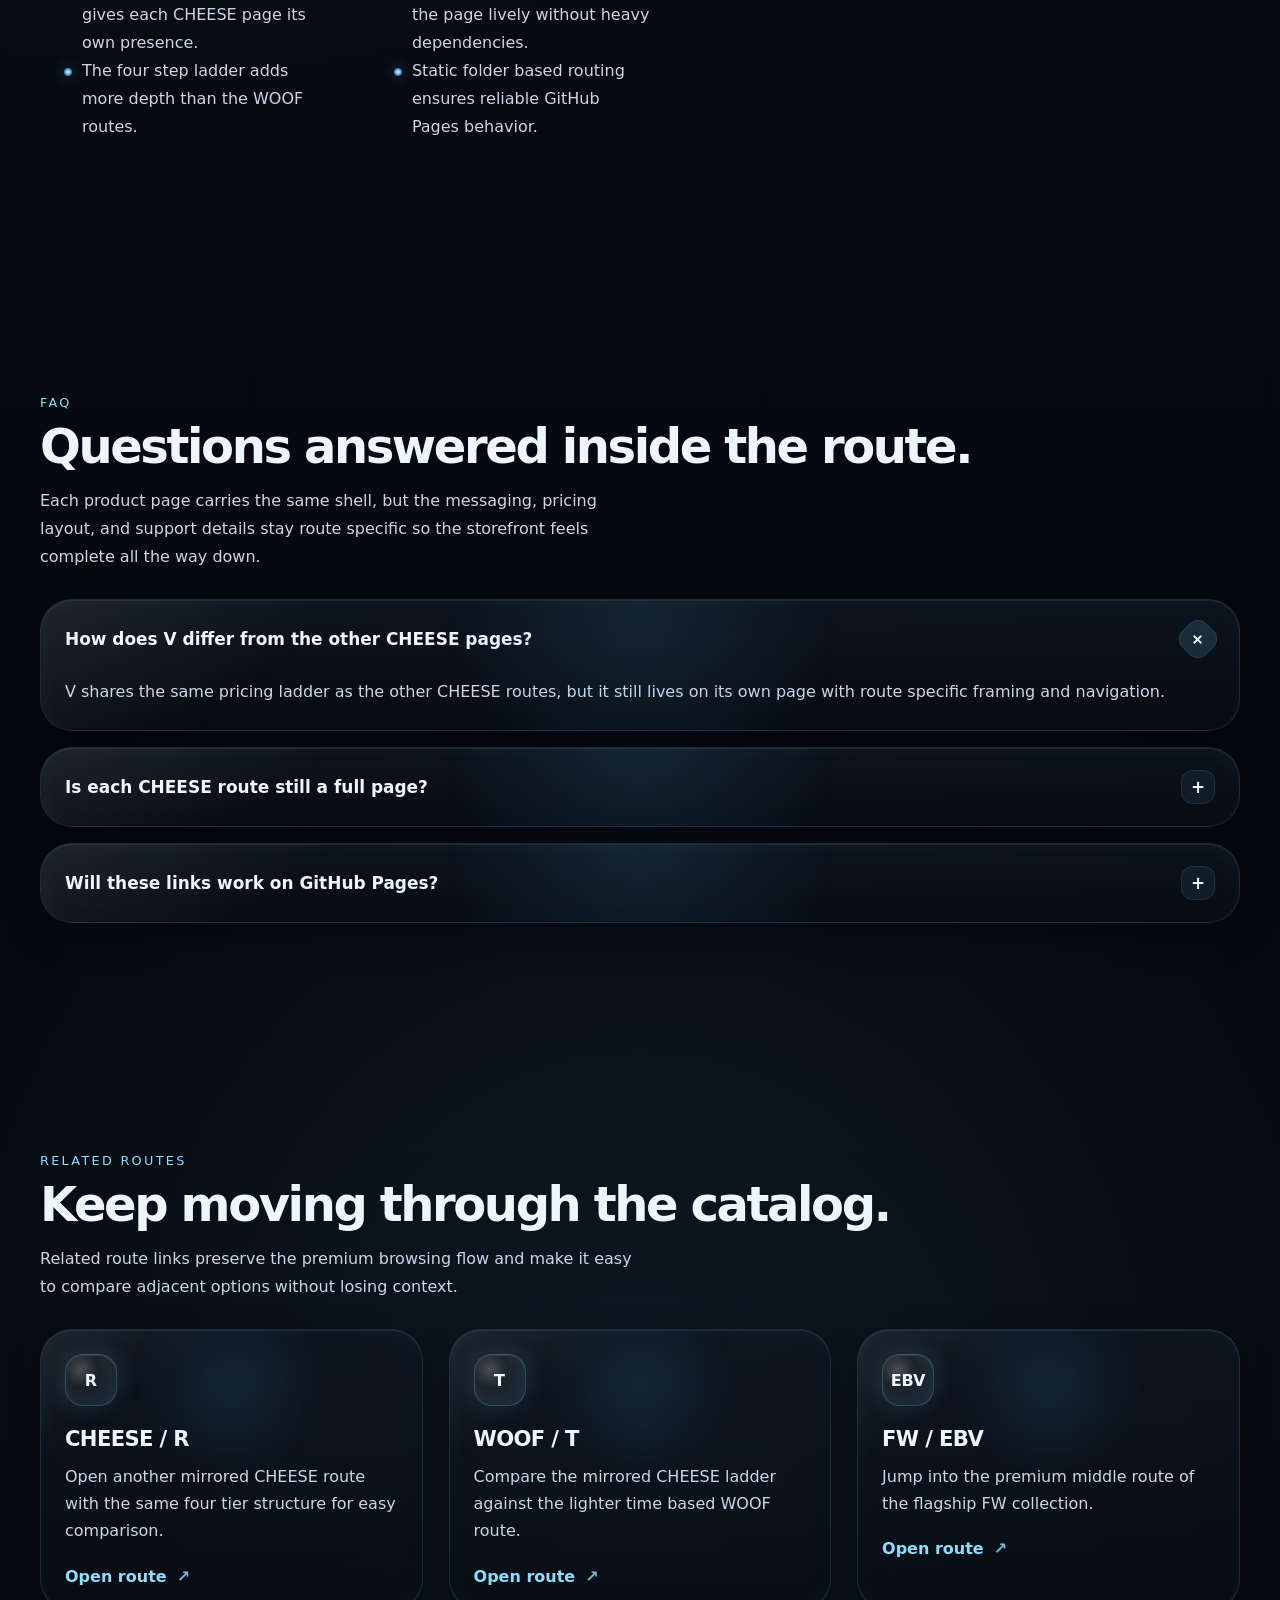
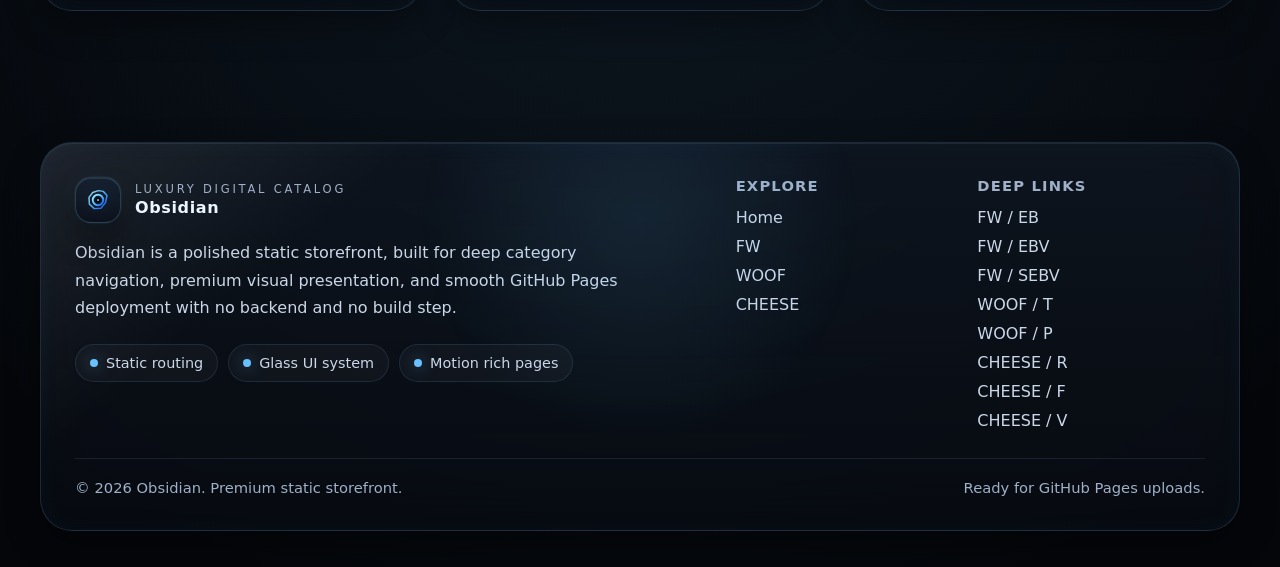
<file: cheese/v/index.html>
<!DOCTYPE html>
<html lang="en">
<head>
  <meta charset="utf-8">
  <meta name="viewport" content="width=device-width, initial-scale=1">
  <title>Obsidian CHEESE / V - Mirrored Route</title>
  <meta name="description" content="Browse Obsidian CHEESE / V, a mirrored route with 1 day, 3 day, 1 week, and 1 month pricing inside a premium static storefront layout.">
  <meta name="theme-color" content="#05070b">
  <meta property="og:title" content="Obsidian CHEESE / V - Mirrored Route">
  <meta property="og:description" content="Browse Obsidian CHEESE / V, a mirrored route with 1 day, 3 day, 1 week, and 1 month pricing inside a premium static storefront layout.">
  <meta property="og:type" content="website">
  <link rel="icon" href="../../assets/img/favicon.svg" type="image/svg+xml">
  <link rel="stylesheet" href="../../assets/css/style.css">
</head>
<body class="page page-product page-cheese-v" data-root="../../" data-nav="cheese">
  <div class="page-loader" aria-hidden="true">
    <div class="loader-core"></div>
  </div>
  <div class="page-transition" aria-hidden="true">
    <div class="transition-core"></div>
  </div>
  <canvas class="fx-canvas" aria-hidden="true"></canvas>
  <div class="site-shell">
    <header class="site-header"></header>
    <main>
      <div class="container">
        <div class="breadcrumbs reveal">
          <ol class="breadcrumb-list">
            <li><a href="../../">Home</a></li>
  <li><a href="../">CHEESE</a></li>
  <li>V</li>
          </ol>
        </div>
      </div>

      <section class="page-hero">
        <div class="container">
          <div class="page-hero-grid">
            <section class="page-hero-copy glass-panel reveal">
              <span class="eyebrow"><span class="eyebrow-dot"></span> CHEESE product route</span>
              <h1>V</h1>
              <p class="lead">V is a mirrored CHEESE route, built around the shared four step pricing ladder that keeps comparison fast while preserving a premium page level presentation.</p>
              <div class="cta-row">
                <a class="button primary" href="#pricing">View pricing <span class="inline-arrow">→</span></a>
                <a class="button secondary" href="../">Back to category <span class="inline-arrow">→</span></a>
              </div>
              <ul class="hero-bullets">
                <li>V follows the mirrored CHEESE pricing ladder.</li><li>Four clear timing options from 1 day through 1 month.</li><li>Each route keeps the same premium shell with its own dedicated page.</li>
              </ul>
            </section>

            <aside class="page-hero-aside glass-panel reveal">
              <span class="panel-tag">Product snapshot</span>
              <div class="page-summary">
                <div class="summary-box"><strong>$10</strong><span>Entry tier</span></div><div class="summary-box"><strong>4</strong><span>Pricing steps</span></div><div class="summary-box"><strong>$80</strong><span>Monthly top tier</span></div>
              </div>
              <div class="glow-divider"></div>
              <div class="hero-globe">
    <div class="orbit-ring"></div>
    <div class="orbit-dot"></div>
    <div class="orbit-dot"></div>
    <div class="orbit-dot"></div>
  </div>
            </aside>
          </div>
        </div>
      </section>

      <section class="section compact">
        <div class="container">
          <div class="product-layout">
            <section class="product-panel">
              <article class="glass-panel reveal">
                <div class="page-hero-copy">
                  <p class="section-kicker">Product overview</p>
                  <h2 class="section-title">A mirrored route with strong consistency and full page depth.</h2>
                  <p class="section-copy">The V route exists to make the CHEESE branch feel complete and deliberate. While the pricing structure matches the other CHEESE pages, the route still gets its own hero, breadcrumb path, CTA set, FAQ block, and related links so the storefront never feels recycled.</p>
                  <div class="badge-row">
                    <span class="badge">Premium route design</span>
                    <span class="badge">Clear product framing</span>
                    <span class="badge">Static friendly structure</span>
                  </div>
                </div>
              </article>

              <section class="feature-grid">
                <article class="value-card reveal"><h3>Why this route works</h3><ul class="feature-list">
  <li>Mirrored pricing makes route to route comparison fast and clean.</li>
  <li>Large header treatment gives each CHEESE page its own presence.</li>
  <li>The four step ladder adds more depth than the WOOF routes.</li>
  </ul></article><article class="value-card reveal"><h3>Storefront system</h3><ul class="feature-list">
  <li>Same glass UI language ties this route into the broader catalog.</li>
  <li>Smooth reveal motion keeps the page lively without heavy dependencies.</li>
  <li>Static folder based routing ensures reliable GitHub Pages behavior.</li>
  </ul></article>
              </section>
            </section>

            <aside class="product-side">
              <article class="pricing-list reveal" id="pricing">
                <span class="panel-tag">Pricing options</span>
                <div class="price-row">
    <div>
      <strong>1 day</strong>
      <span>Fast entry for the mirrored CHEESE ladder.</span>
    </div>
    <b>$10</b>
  </div>

  <div class="price-row">
    <div>
      <strong>3 day</strong>
      <span>Expanded short window with a simple second tier.</span>
    </div>
    <b>$20</b>
  </div>

  <div class="price-row">
    <div>
      <strong>1 week</strong>
      <span>Mid ladder option for longer access.</span>
    </div>
    <b>$35</b>
  </div>

  <div class="price-row">
    <div>
      <strong>1 month</strong>
      <span>Top CHEESE tier for this mirrored route.</span>
    </div>
    <b>$80</b>
  </div>

              </article>

            </aside>
          </div>
        </div>
      </section>

      <section class="section">
        <div class="container">
          <div class="section-head reveal">
            <div>
              <p class="section-kicker">FAQ</p>
              <h2 class="section-title">Questions answered inside the route.</h2>
            </div>
            <p class="section-copy">
              Each product page carries the same shell, but the messaging, pricing layout, and support details stay route specific so the storefront feels complete all the way down.
            </p>
          </div>
          <div class="faq-list">
  <article class="faq-item reveal">
    <button class="faq-trigger" type="button">
      <span>How does V differ from the other CHEESE pages?</span>
      <span class="faq-icon">+</span>
    </button>
    <div class="faq-body">
      <div class="faq-body-inner">
        <p>V shares the same pricing ladder as the other CHEESE routes, but it still lives on its own page with route specific framing and navigation.</p>
      </div>
    </div>
  </article>

  <article class="faq-item reveal">
    <button class="faq-trigger" type="button">
      <span>Is each CHEESE route still a full page?</span>
      <span class="faq-icon">+</span>
    </button>
    <div class="faq-body">
      <div class="faq-body-inner">
        <p>Yes. Each one has its own hero, pricing block, FAQ, breadcrumbs, and related route links.</p>
      </div>
    </div>
  </article>

  <article class="faq-item reveal">
    <button class="faq-trigger" type="button">
      <span>Will these links work on GitHub Pages?</span>
      <span class="faq-icon">+</span>
    </button>
    <div class="faq-body">
      <div class="faq-body-inner">
        <p>Yes. The project uses relative links and folder based index pages, so the route tree is static friendly.</p>
      </div>
    </div>
  </article>

  </div>
        </div>
      </section>

      <section class="section">
        <div class="container">
          <div class="section-head reveal">
            <div>
              <p class="section-kicker">Related routes</p>
              <h2 class="section-title">Keep moving through the catalog.</h2>
            </div>
            <p class="section-copy">
              Related route links preserve the premium browsing flow and make it easy to compare adjacent options without losing context.
            </p>
          </div>
          <div class="related-grid">
            <article class="related-card tilt-card reveal">
    <div class="related-icon"><strong>R</strong></div>
    <h3>CHEESE / R</h3>
    <p>Open another mirrored CHEESE route with the same four tier structure for easy comparison.</p>
    <div class="related-links">
      <a class="text-link" href="../r/">Open route <span class="inline-arrow">↗</span></a>
    </div>
  </article>
  <article class="related-card tilt-card reveal">
    <div class="related-icon"><strong>T</strong></div>
    <h3>WOOF / T</h3>
    <p>Compare the mirrored CHEESE ladder against the lighter time based WOOF route.</p>
    <div class="related-links">
      <a class="text-link" href="../../woof/t/">Open route <span class="inline-arrow">↗</span></a>
    </div>
  </article>
  <article class="related-card tilt-card reveal">
    <div class="related-icon"><strong>EBV</strong></div>
    <h3>FW / EBV</h3>
    <p>Jump into the premium middle route of the flagship FW collection.</p>
    <div class="related-links">
      <a class="text-link" href="../../fw/ebv/">Open route <span class="inline-arrow">↗</span></a>
    </div>
  </article>
          </div>
        </div>
      </section>
    </main>
    <footer class="site-footer"></footer>
  </div>
  <script src="../../assets/js/main.js" defer></script>
</body>
</html>
</file>
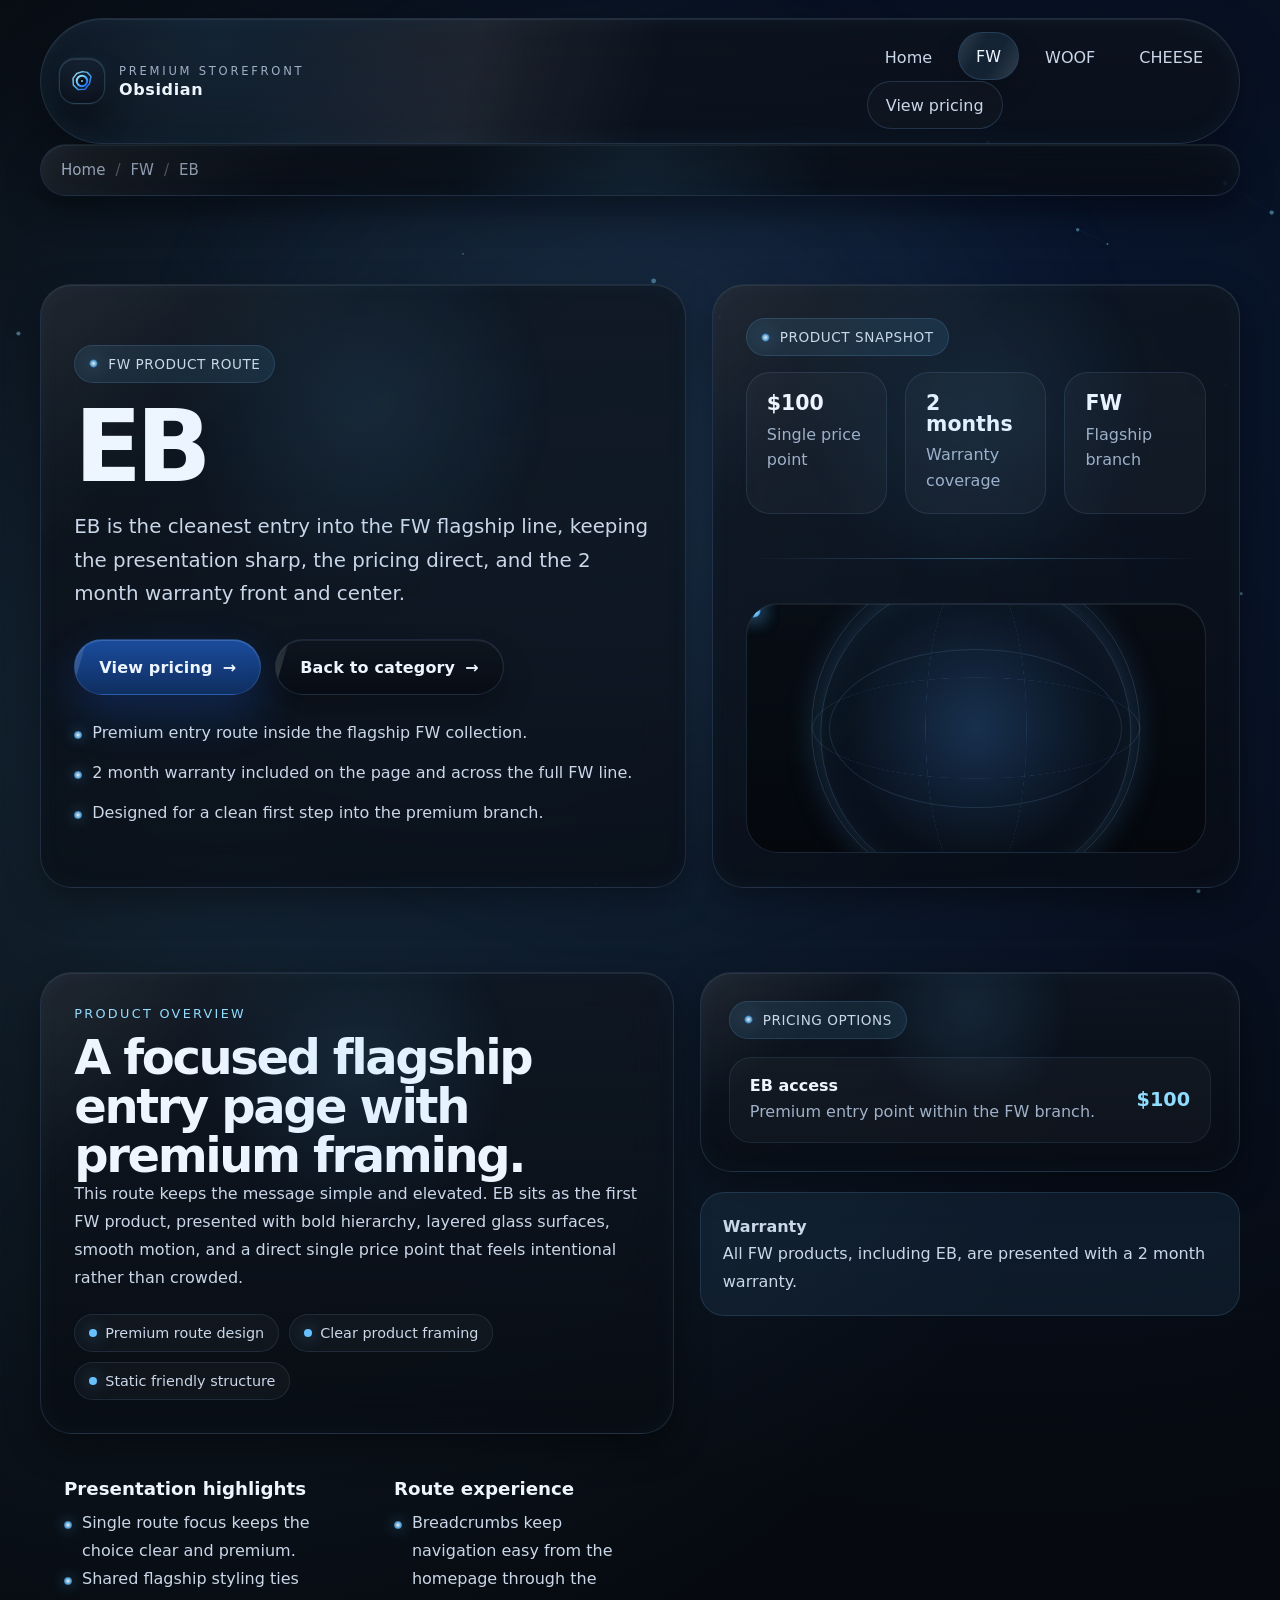
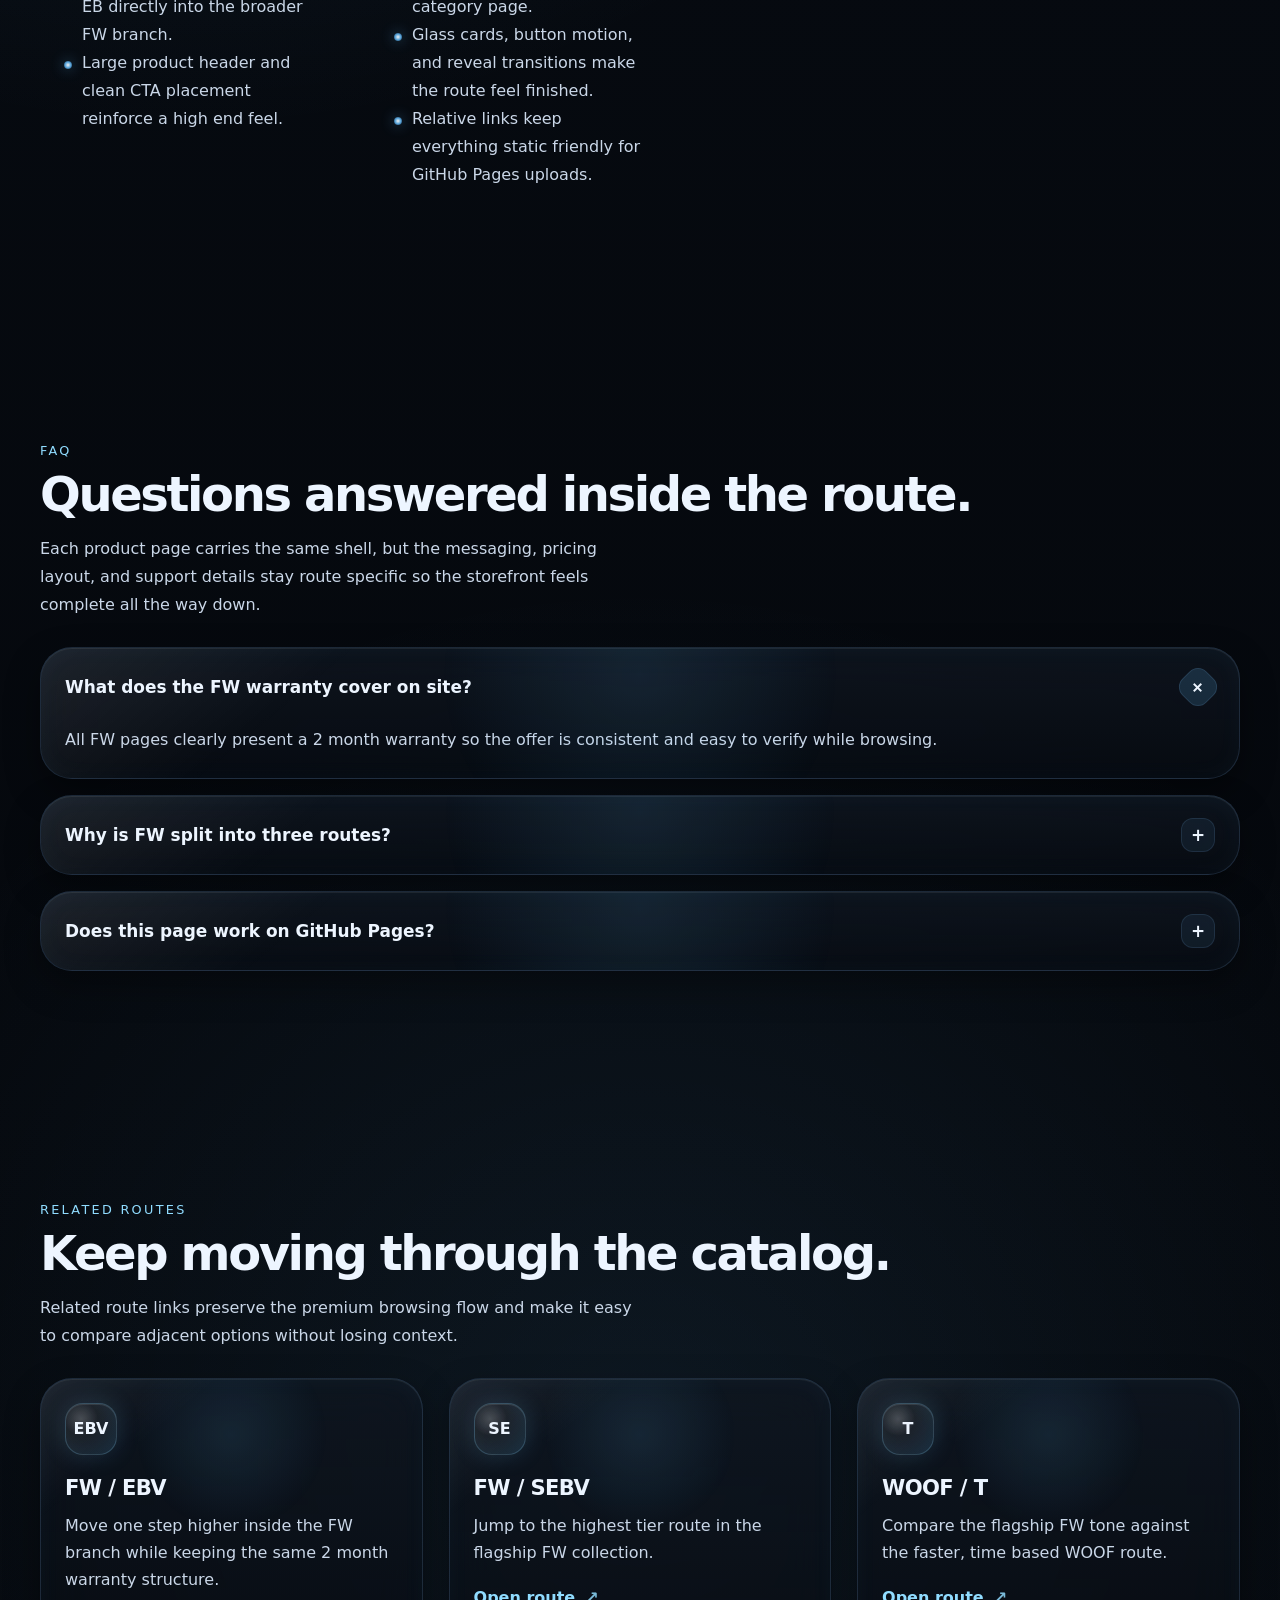
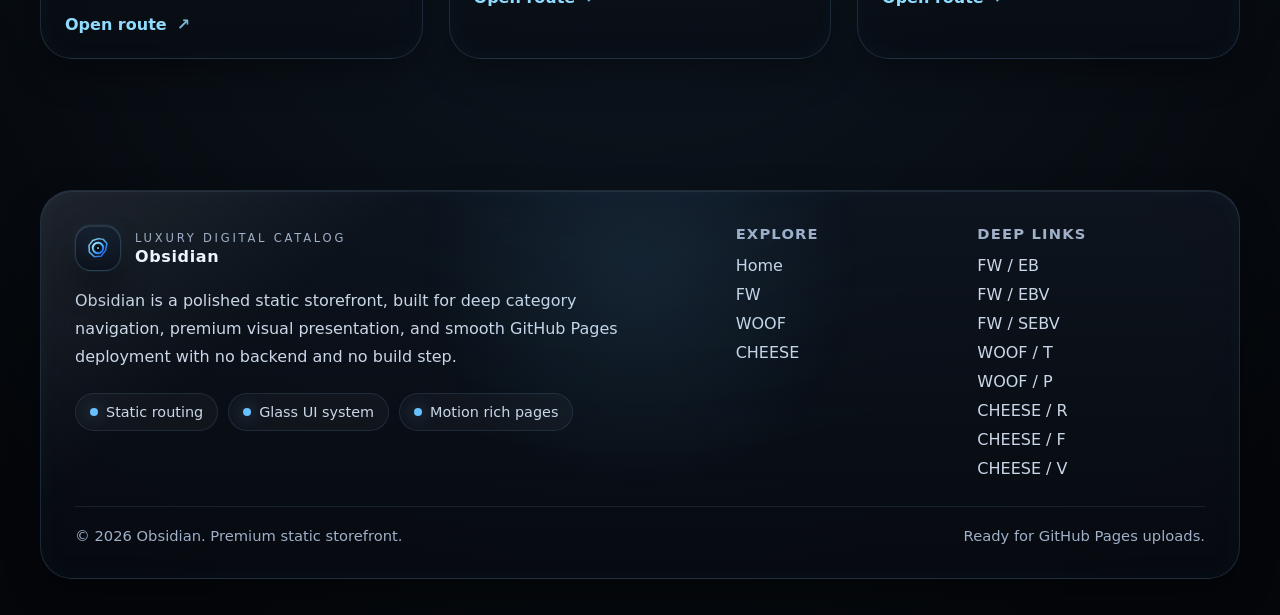
<file: fw/eb/index.html>
<!DOCTYPE html>
<html lang="en">
<head>
  <meta charset="utf-8">
  <meta name="viewport" content="width=device-width, initial-scale=1">
  <title>Obsidian FW / EB - Premium Flagship Entry</title>
  <meta name="description" content="Browse Obsidian FW / EB, the premium entry route in the flagship FW collection with a 2 month warranty and polished route level presentation.">
  <meta name="theme-color" content="#05070b">
  <meta property="og:title" content="Obsidian FW / EB - Premium Flagship Entry">
  <meta property="og:description" content="Browse Obsidian FW / EB, the premium entry route in the flagship FW collection with a 2 month warranty and polished route level presentation.">
  <meta property="og:type" content="website">
  <link rel="icon" href="../../assets/img/favicon.svg" type="image/svg+xml">
  <link rel="stylesheet" href="../../assets/css/style.css">
</head>
<body class="page page-product page-fw-eb" data-root="../../" data-nav="fw">
  <div class="page-loader" aria-hidden="true">
    <div class="loader-core"></div>
  </div>
  <div class="page-transition" aria-hidden="true">
    <div class="transition-core"></div>
  </div>
  <canvas class="fx-canvas" aria-hidden="true"></canvas>
  <div class="site-shell">
    <header class="site-header"></header>
    <main>
      <div class="container">
        <div class="breadcrumbs reveal">
          <ol class="breadcrumb-list">
            <li><a href="../../">Home</a></li>
  <li><a href="../">FW</a></li>
  <li>EB</li>
          </ol>
        </div>
      </div>

      <section class="page-hero">
        <div class="container">
          <div class="page-hero-grid">
            <section class="page-hero-copy glass-panel reveal">
              <span class="eyebrow"><span class="eyebrow-dot"></span> FW product route</span>
              <h1>EB</h1>
              <p class="lead">EB is the cleanest entry into the FW flagship line, keeping the presentation sharp, the pricing direct, and the 2 month warranty front and center.</p>
              <div class="cta-row">
                <a class="button primary" href="#pricing">View pricing <span class="inline-arrow">→</span></a>
                <a class="button secondary" href="../">Back to category <span class="inline-arrow">→</span></a>
              </div>
              <ul class="hero-bullets">
                <li>Premium entry route inside the flagship FW collection.</li><li>2 month warranty included on the page and across the full FW line.</li><li>Designed for a clean first step into the premium branch.</li>
              </ul>
            </section>

            <aside class="page-hero-aside glass-panel reveal">
              <span class="panel-tag">Product snapshot</span>
              <div class="page-summary">
                <div class="summary-box"><strong>$100</strong><span>Single price point</span></div><div class="summary-box"><strong>2 months</strong><span>Warranty coverage</span></div><div class="summary-box"><strong>FW</strong><span>Flagship branch</span></div>
              </div>
              <div class="glow-divider"></div>
              <div class="hero-globe">
    <div class="orbit-ring"></div>
    <div class="orbit-dot"></div>
    <div class="orbit-dot"></div>
    <div class="orbit-dot"></div>
  </div>
            </aside>
          </div>
        </div>
      </section>

      <section class="section compact">
        <div class="container">
          <div class="product-layout">
            <section class="product-panel">
              <article class="glass-panel reveal">
                <div class="page-hero-copy">
                  <p class="section-kicker">Product overview</p>
                  <h2 class="section-title">A focused flagship entry page with premium framing.</h2>
                  <p class="section-copy">This route keeps the message simple and elevated. EB sits as the first FW product, presented with bold hierarchy, layered glass surfaces, smooth motion, and a direct single price point that feels intentional rather than crowded.</p>
                  <div class="badge-row">
                    <span class="badge">Premium route design</span>
                    <span class="badge">Clear product framing</span>
                    <span class="badge">Static friendly structure</span>
                  </div>
                </div>
              </article>

              <section class="feature-grid">
                <article class="value-card reveal"><h3>Presentation highlights</h3><ul class="feature-list">
  <li>Single route focus keeps the choice clear and premium.</li>
  <li>Shared flagship styling ties EB directly into the broader FW branch.</li>
  <li>Large product header and clean CTA placement reinforce a high end feel.</li>
  </ul></article><article class="value-card reveal"><h3>Route experience</h3><ul class="feature-list">
  <li>Breadcrumbs keep navigation easy from the homepage through the category page.</li>
  <li>Glass cards, button motion, and reveal transitions make the route feel finished.</li>
  <li>Relative links keep everything static friendly for GitHub Pages uploads.</li>
  </ul></article>
              </section>
            </section>

            <aside class="product-side">
              <article class="pricing-list reveal" id="pricing">
                <span class="panel-tag">Pricing options</span>
                <div class="price-row">
    <div>
      <strong>EB access</strong>
      <span>Premium entry point within the FW branch.</span>
    </div>
    <b>$100</b>
  </div>

              </article>

        <div class="callout reveal">
          <strong>Warranty</strong><br>
          All FW products, including EB, are presented with a 2 month warranty.
        </div>

            </aside>
          </div>
        </div>
      </section>

      <section class="section">
        <div class="container">
          <div class="section-head reveal">
            <div>
              <p class="section-kicker">FAQ</p>
              <h2 class="section-title">Questions answered inside the route.</h2>
            </div>
            <p class="section-copy">
              Each product page carries the same shell, but the messaging, pricing layout, and support details stay route specific so the storefront feels complete all the way down.
            </p>
          </div>
          <div class="faq-list">
  <article class="faq-item reveal">
    <button class="faq-trigger" type="button">
      <span>What does the FW warranty cover on site?</span>
      <span class="faq-icon">+</span>
    </button>
    <div class="faq-body">
      <div class="faq-body-inner">
        <p>All FW pages clearly present a 2 month warranty so the offer is consistent and easy to verify while browsing.</p>
      </div>
    </div>
  </article>

  <article class="faq-item reveal">
    <button class="faq-trigger" type="button">
      <span>Why is FW split into three routes?</span>
      <span class="faq-icon">+</span>
    </button>
    <div class="faq-body">
      <div class="faq-body-inner">
        <p>The separate EB, EBV, and SEBV routes keep the flagship line easy to scan while giving each option its own premium presentation.</p>
      </div>
    </div>
  </article>

  <article class="faq-item reveal">
    <button class="faq-trigger" type="button">
      <span>Does this page work on GitHub Pages?</span>
      <span class="faq-icon">+</span>
    </button>
    <div class="faq-body">
      <div class="faq-body-inner">
        <p>Yes. The route is folder based with its own index.html page and uses relative links so it works as a static GitHub Pages upload.</p>
      </div>
    </div>
  </article>

  </div>
        </div>
      </section>

      <section class="section">
        <div class="container">
          <div class="section-head reveal">
            <div>
              <p class="section-kicker">Related routes</p>
              <h2 class="section-title">Keep moving through the catalog.</h2>
            </div>
            <p class="section-copy">
              Related route links preserve the premium browsing flow and make it easy to compare adjacent options without losing context.
            </p>
          </div>
          <div class="related-grid">
            <article class="related-card tilt-card reveal">
    <div class="related-icon"><strong>EBV</strong></div>
    <h3>FW / EBV</h3>
    <p>Move one step higher inside the FW branch while keeping the same 2 month warranty structure.</p>
    <div class="related-links">
      <a class="text-link" href="../ebv/">Open route <span class="inline-arrow">↗</span></a>
    </div>
  </article>
  <article class="related-card tilt-card reveal">
    <div class="related-icon"><strong>SE</strong></div>
    <h3>FW / SEBV</h3>
    <p>Jump to the highest tier route in the flagship FW collection.</p>
    <div class="related-links">
      <a class="text-link" href="../sebv/">Open route <span class="inline-arrow">↗</span></a>
    </div>
  </article>
  <article class="related-card tilt-card reveal">
    <div class="related-icon"><strong>T</strong></div>
    <h3>WOOF / T</h3>
    <p>Compare the flagship FW tone against the faster, time based WOOF route.</p>
    <div class="related-links">
      <a class="text-link" href="../../woof/t/">Open route <span class="inline-arrow">↗</span></a>
    </div>
  </article>
          </div>
        </div>
      </section>
    </main>
    <footer class="site-footer"></footer>
  </div>
  <script src="../../assets/js/main.js" defer></script>
</body>
</html>
</file>
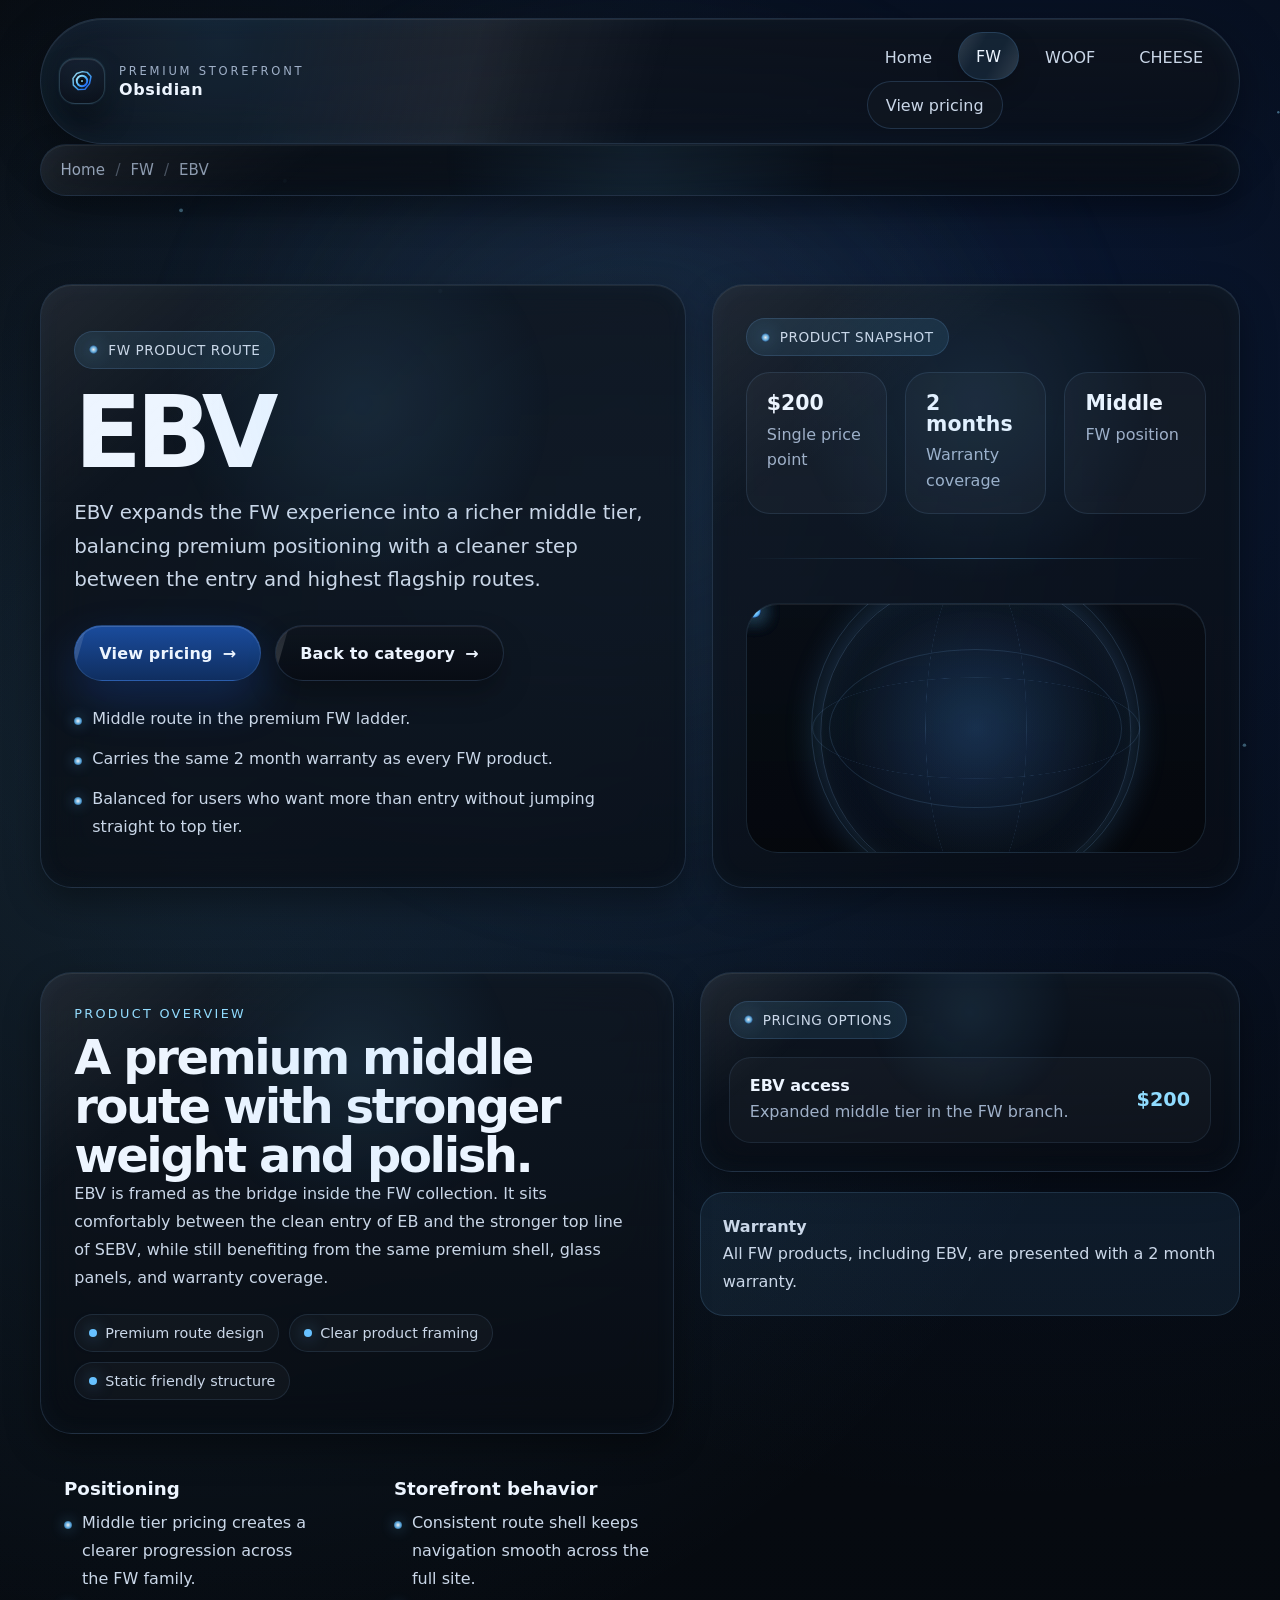
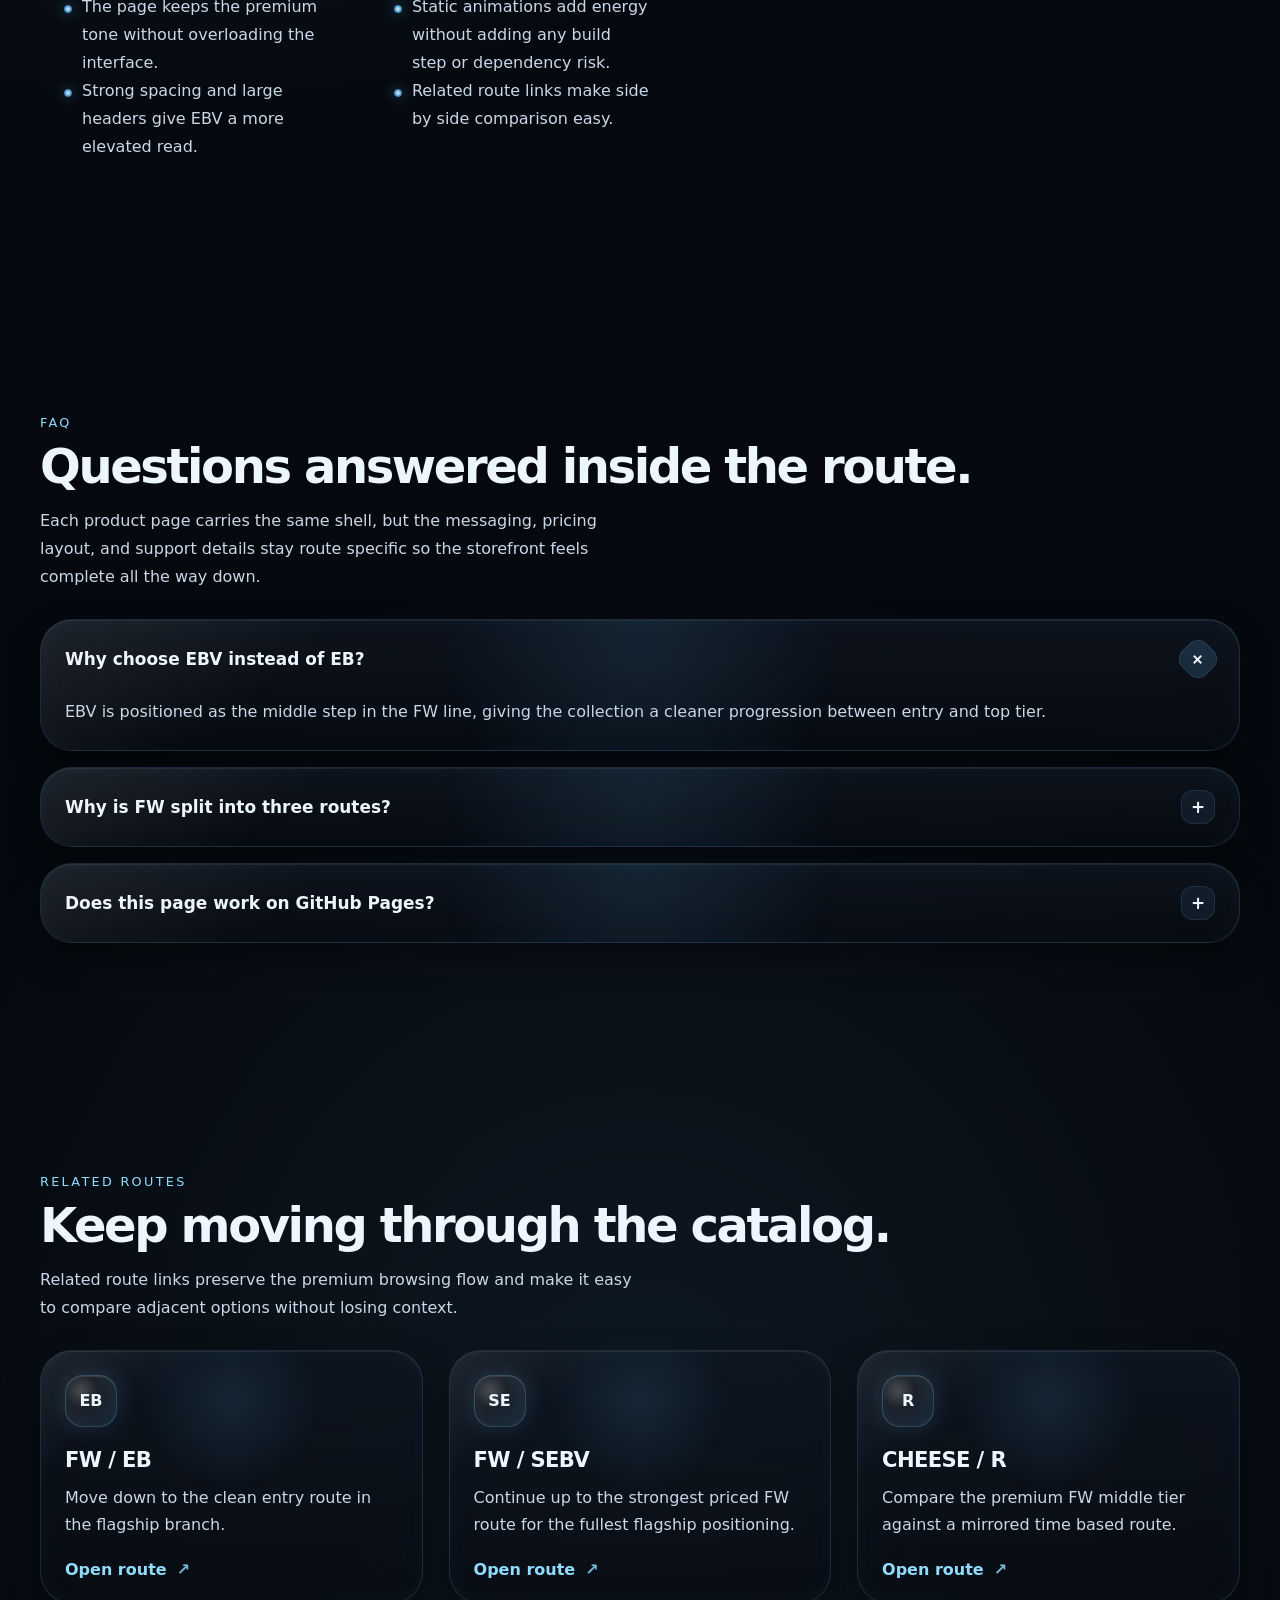
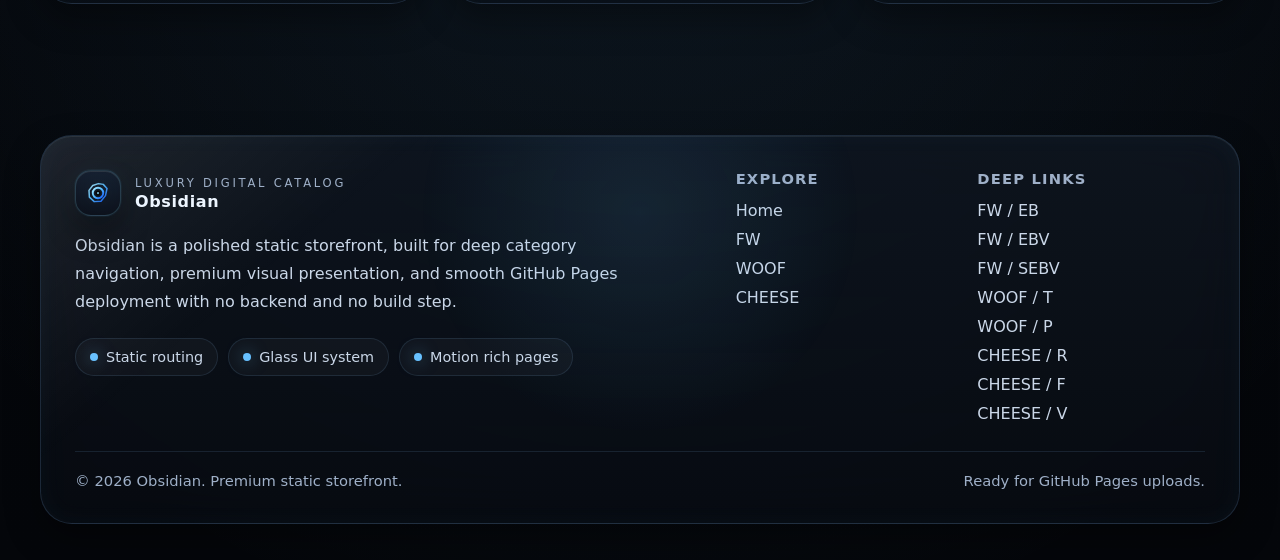
<file: fw/ebv/index.html>
<!DOCTYPE html>
<html lang="en">
<head>
  <meta charset="utf-8">
  <meta name="viewport" content="width=device-width, initial-scale=1">
  <title>Obsidian FW / EBV - Mid Flagship Route</title>
  <meta name="description" content="Browse Obsidian FW / EBV, the elevated middle route in the flagship FW collection with a 2 month warranty and premium product layout.">
  <meta name="theme-color" content="#05070b">
  <meta property="og:title" content="Obsidian FW / EBV - Mid Flagship Route">
  <meta property="og:description" content="Browse Obsidian FW / EBV, the elevated middle route in the flagship FW collection with a 2 month warranty and premium product layout.">
  <meta property="og:type" content="website">
  <link rel="icon" href="../../assets/img/favicon.svg" type="image/svg+xml">
  <link rel="stylesheet" href="../../assets/css/style.css">
</head>
<body class="page page-product page-fw-ebv" data-root="../../" data-nav="fw">
  <div class="page-loader" aria-hidden="true">
    <div class="loader-core"></div>
  </div>
  <div class="page-transition" aria-hidden="true">
    <div class="transition-core"></div>
  </div>
  <canvas class="fx-canvas" aria-hidden="true"></canvas>
  <div class="site-shell">
    <header class="site-header"></header>
    <main>
      <div class="container">
        <div class="breadcrumbs reveal">
          <ol class="breadcrumb-list">
            <li><a href="../../">Home</a></li>
  <li><a href="../">FW</a></li>
  <li>EBV</li>
          </ol>
        </div>
      </div>

      <section class="page-hero">
        <div class="container">
          <div class="page-hero-grid">
            <section class="page-hero-copy glass-panel reveal">
              <span class="eyebrow"><span class="eyebrow-dot"></span> FW product route</span>
              <h1>EBV</h1>
              <p class="lead">EBV expands the FW experience into a richer middle tier, balancing premium positioning with a cleaner step between the entry and highest flagship routes.</p>
              <div class="cta-row">
                <a class="button primary" href="#pricing">View pricing <span class="inline-arrow">→</span></a>
                <a class="button secondary" href="../">Back to category <span class="inline-arrow">→</span></a>
              </div>
              <ul class="hero-bullets">
                <li>Middle route in the premium FW ladder.</li><li>Carries the same 2 month warranty as every FW product.</li><li>Balanced for users who want more than entry without jumping straight to top tier.</li>
              </ul>
            </section>

            <aside class="page-hero-aside glass-panel reveal">
              <span class="panel-tag">Product snapshot</span>
              <div class="page-summary">
                <div class="summary-box"><strong>$200</strong><span>Single price point</span></div><div class="summary-box"><strong>2 months</strong><span>Warranty coverage</span></div><div class="summary-box"><strong>Middle</strong><span>FW position</span></div>
              </div>
              <div class="glow-divider"></div>
              <div class="hero-globe">
    <div class="orbit-ring"></div>
    <div class="orbit-dot"></div>
    <div class="orbit-dot"></div>
    <div class="orbit-dot"></div>
  </div>
            </aside>
          </div>
        </div>
      </section>

      <section class="section compact">
        <div class="container">
          <div class="product-layout">
            <section class="product-panel">
              <article class="glass-panel reveal">
                <div class="page-hero-copy">
                  <p class="section-kicker">Product overview</p>
                  <h2 class="section-title">A premium middle route with stronger weight and polish.</h2>
                  <p class="section-copy">EBV is framed as the bridge inside the FW collection. It sits comfortably between the clean entry of EB and the stronger top line of SEBV, while still benefiting from the same premium shell, glass panels, and warranty coverage.</p>
                  <div class="badge-row">
                    <span class="badge">Premium route design</span>
                    <span class="badge">Clear product framing</span>
                    <span class="badge">Static friendly structure</span>
                  </div>
                </div>
              </article>

              <section class="feature-grid">
                <article class="value-card reveal"><h3>Positioning</h3><ul class="feature-list">
  <li>Middle tier pricing creates a clearer progression across the FW family.</li>
  <li>The page keeps the premium tone without overloading the interface.</li>
  <li>Strong spacing and large headers give EBV a more elevated read.</li>
  </ul></article><article class="value-card reveal"><h3>Storefront behavior</h3><ul class="feature-list">
  <li>Consistent route shell keeps navigation smooth across the full site.</li>
  <li>Static animations add energy without adding any build step or dependency risk.</li>
  <li>Related route links make side by side comparison easy.</li>
  </ul></article>
              </section>
            </section>

            <aside class="product-side">
              <article class="pricing-list reveal" id="pricing">
                <span class="panel-tag">Pricing options</span>
                <div class="price-row">
    <div>
      <strong>EBV access</strong>
      <span>Expanded middle tier in the FW branch.</span>
    </div>
    <b>$200</b>
  </div>

              </article>

        <div class="callout reveal">
          <strong>Warranty</strong><br>
          All FW products, including EBV, are presented with a 2 month warranty.
        </div>

            </aside>
          </div>
        </div>
      </section>

      <section class="section">
        <div class="container">
          <div class="section-head reveal">
            <div>
              <p class="section-kicker">FAQ</p>
              <h2 class="section-title">Questions answered inside the route.</h2>
            </div>
            <p class="section-copy">
              Each product page carries the same shell, but the messaging, pricing layout, and support details stay route specific so the storefront feels complete all the way down.
            </p>
          </div>
          <div class="faq-list">
  <article class="faq-item reveal">
    <button class="faq-trigger" type="button">
      <span>Why choose EBV instead of EB?</span>
      <span class="faq-icon">+</span>
    </button>
    <div class="faq-body">
      <div class="faq-body-inner">
        <p>EBV is positioned as the middle step in the FW line, giving the collection a cleaner progression between entry and top tier.</p>
      </div>
    </div>
  </article>

  <article class="faq-item reveal">
    <button class="faq-trigger" type="button">
      <span>Why is FW split into three routes?</span>
      <span class="faq-icon">+</span>
    </button>
    <div class="faq-body">
      <div class="faq-body-inner">
        <p>The separate EB, EBV, and SEBV routes keep the flagship line easy to scan while giving each option its own premium presentation.</p>
      </div>
    </div>
  </article>

  <article class="faq-item reveal">
    <button class="faq-trigger" type="button">
      <span>Does this page work on GitHub Pages?</span>
      <span class="faq-icon">+</span>
    </button>
    <div class="faq-body">
      <div class="faq-body-inner">
        <p>Yes. The route is folder based with its own index.html page and uses relative links so it works as a static GitHub Pages upload.</p>
      </div>
    </div>
  </article>

  </div>
        </div>
      </section>

      <section class="section">
        <div class="container">
          <div class="section-head reveal">
            <div>
              <p class="section-kicker">Related routes</p>
              <h2 class="section-title">Keep moving through the catalog.</h2>
            </div>
            <p class="section-copy">
              Related route links preserve the premium browsing flow and make it easy to compare adjacent options without losing context.
            </p>
          </div>
          <div class="related-grid">
            <article class="related-card tilt-card reveal">
    <div class="related-icon"><strong>EB</strong></div>
    <h3>FW / EB</h3>
    <p>Move down to the clean entry route in the flagship branch.</p>
    <div class="related-links">
      <a class="text-link" href="../eb/">Open route <span class="inline-arrow">↗</span></a>
    </div>
  </article>
  <article class="related-card tilt-card reveal">
    <div class="related-icon"><strong>SE</strong></div>
    <h3>FW / SEBV</h3>
    <p>Continue up to the strongest priced FW route for the fullest flagship positioning.</p>
    <div class="related-links">
      <a class="text-link" href="../sebv/">Open route <span class="inline-arrow">↗</span></a>
    </div>
  </article>
  <article class="related-card tilt-card reveal">
    <div class="related-icon"><strong>R</strong></div>
    <h3>CHEESE / R</h3>
    <p>Compare the premium FW middle tier against a mirrored time based route.</p>
    <div class="related-links">
      <a class="text-link" href="../../cheese/r/">Open route <span class="inline-arrow">↗</span></a>
    </div>
  </article>
          </div>
        </div>
      </section>
    </main>
    <footer class="site-footer"></footer>
  </div>
  <script src="../../assets/js/main.js" defer></script>
</body>
</html>
</file>
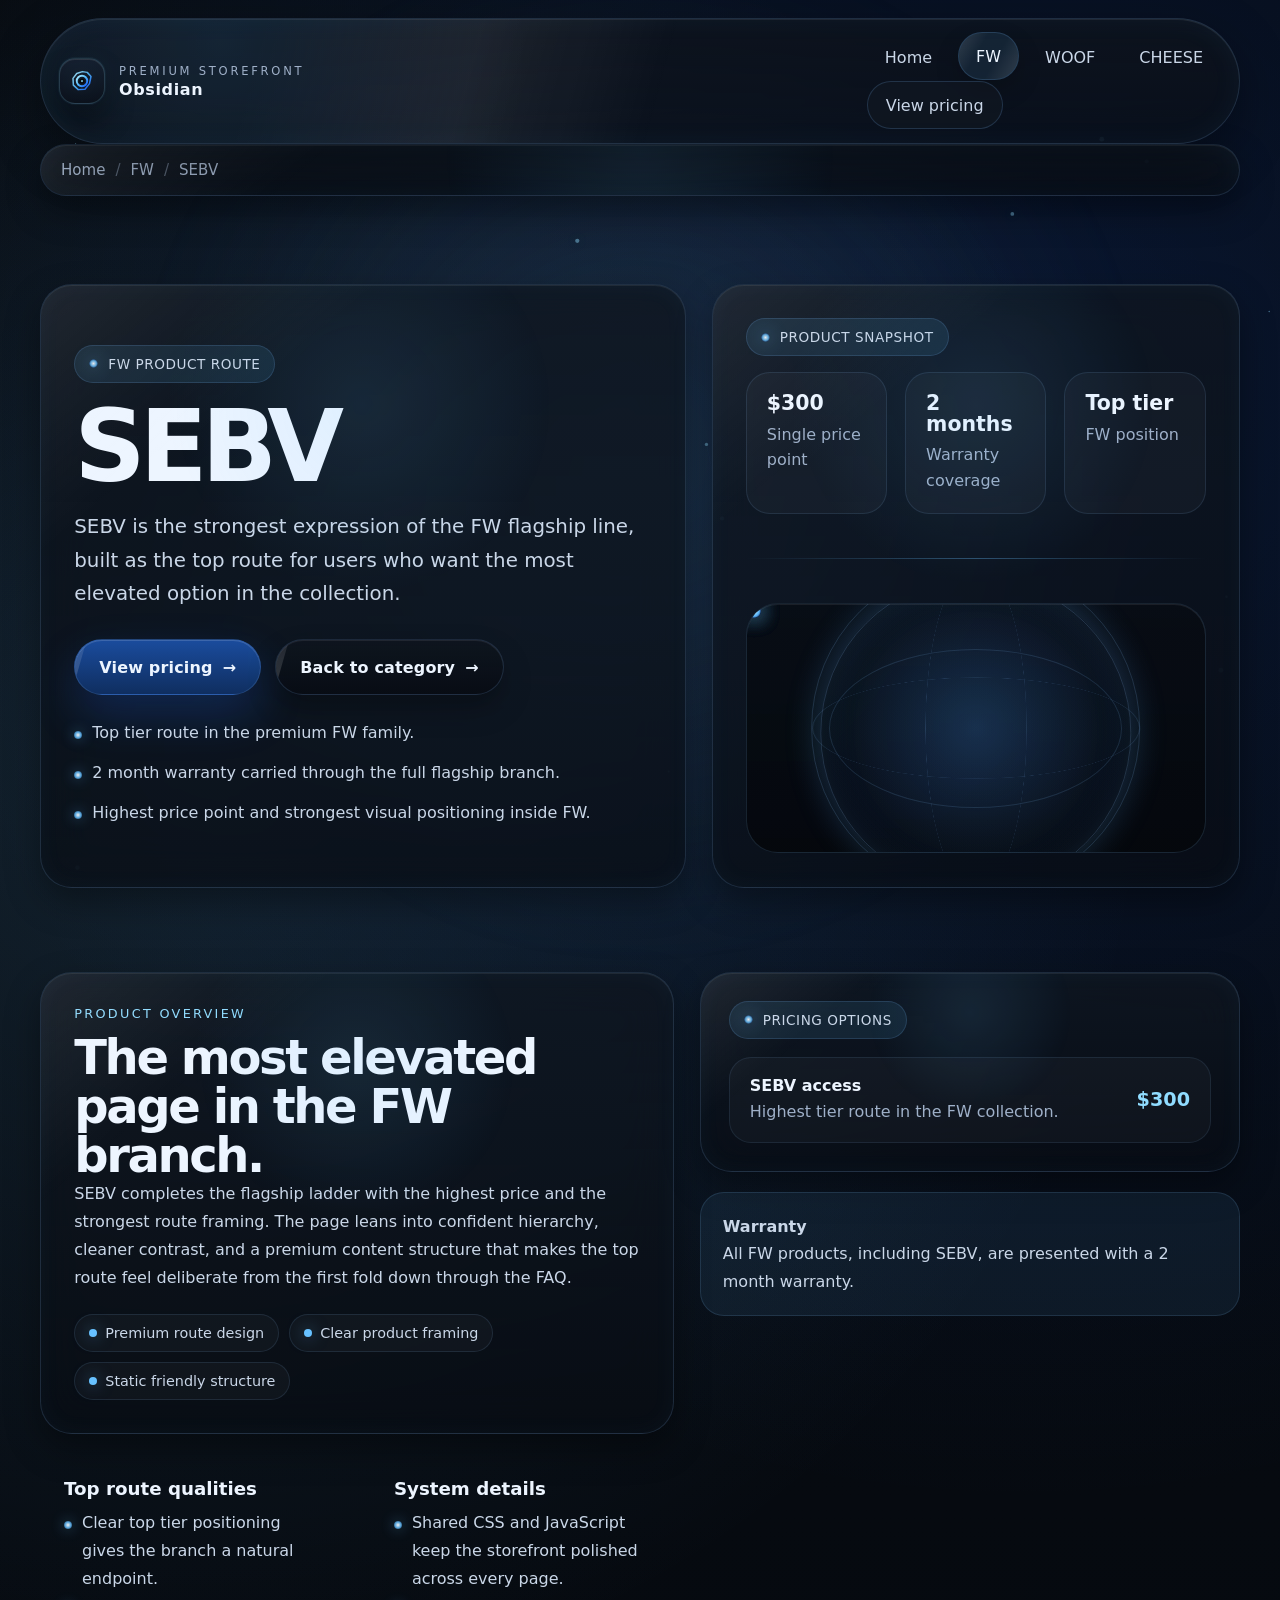
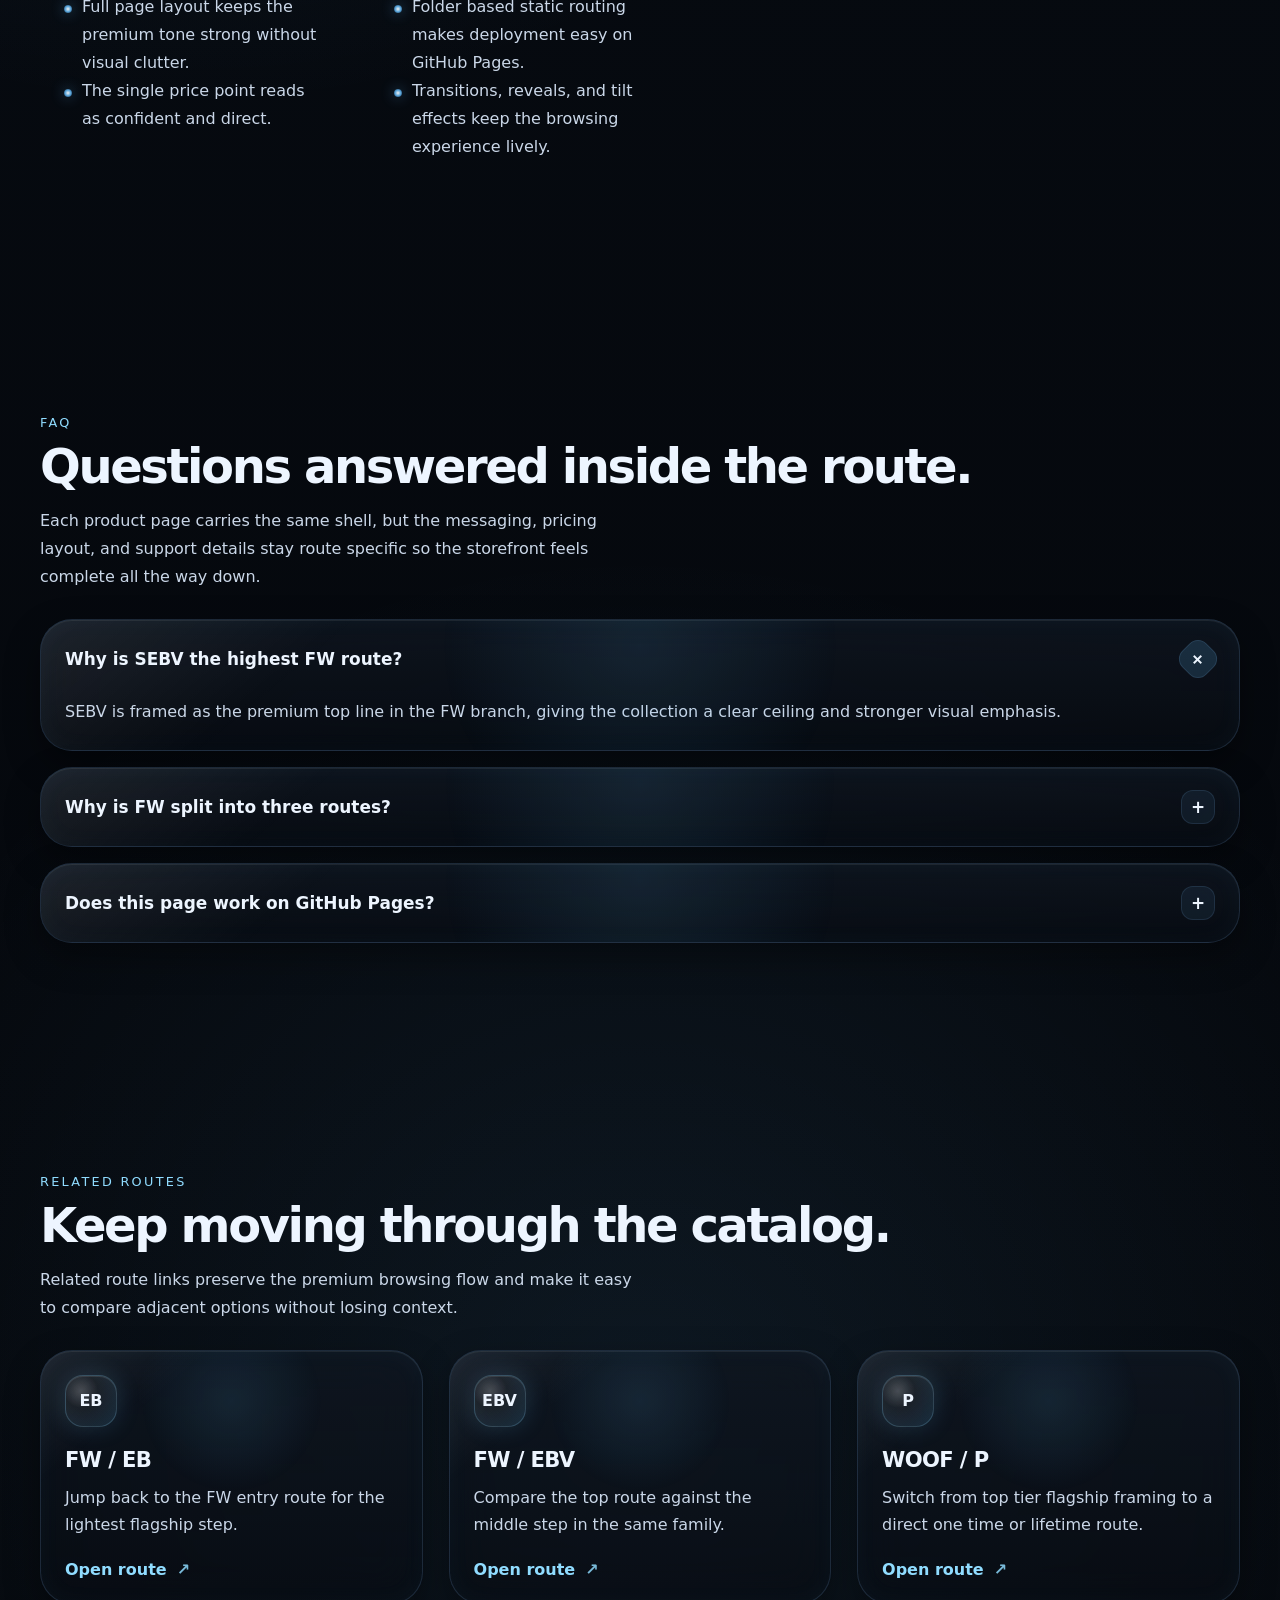
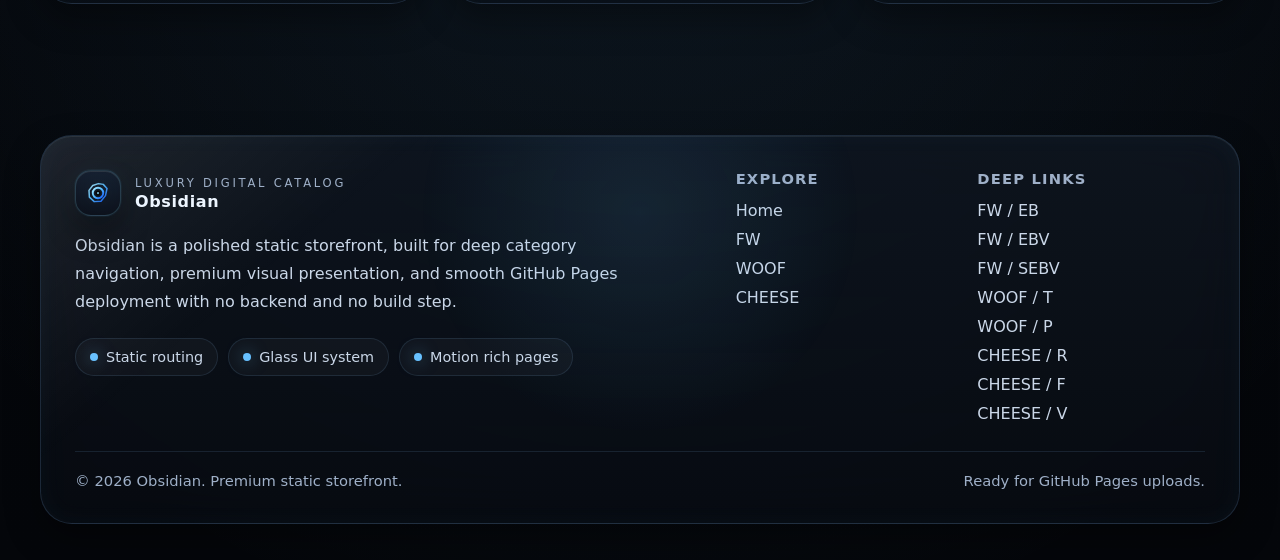
<file: fw/sebv/index.html>
<!DOCTYPE html>
<html lang="en">
<head>
  <meta charset="utf-8">
  <meta name="viewport" content="width=device-width, initial-scale=1">
  <title>Obsidian FW / SEBV - Top Flagship Route</title>
  <meta name="description" content="Browse Obsidian FW / SEBV, the highest tier route in the flagship FW collection with a 2 month warranty and premium visual depth.">
  <meta name="theme-color" content="#05070b">
  <meta property="og:title" content="Obsidian FW / SEBV - Top Flagship Route">
  <meta property="og:description" content="Browse Obsidian FW / SEBV, the highest tier route in the flagship FW collection with a 2 month warranty and premium visual depth.">
  <meta property="og:type" content="website">
  <link rel="icon" href="../../assets/img/favicon.svg" type="image/svg+xml">
  <link rel="stylesheet" href="../../assets/css/style.css">
</head>
<body class="page page-product page-fw-sebv" data-root="../../" data-nav="fw">
  <div class="page-loader" aria-hidden="true">
    <div class="loader-core"></div>
  </div>
  <div class="page-transition" aria-hidden="true">
    <div class="transition-core"></div>
  </div>
  <canvas class="fx-canvas" aria-hidden="true"></canvas>
  <div class="site-shell">
    <header class="site-header"></header>
    <main>
      <div class="container">
        <div class="breadcrumbs reveal">
          <ol class="breadcrumb-list">
            <li><a href="../../">Home</a></li>
  <li><a href="../">FW</a></li>
  <li>SEBV</li>
          </ol>
        </div>
      </div>

      <section class="page-hero">
        <div class="container">
          <div class="page-hero-grid">
            <section class="page-hero-copy glass-panel reveal">
              <span class="eyebrow"><span class="eyebrow-dot"></span> FW product route</span>
              <h1>SEBV</h1>
              <p class="lead">SEBV is the strongest expression of the FW flagship line, built as the top route for users who want the most elevated option in the collection.</p>
              <div class="cta-row">
                <a class="button primary" href="#pricing">View pricing <span class="inline-arrow">→</span></a>
                <a class="button secondary" href="../">Back to category <span class="inline-arrow">→</span></a>
              </div>
              <ul class="hero-bullets">
                <li>Top tier route in the premium FW family.</li><li>2 month warranty carried through the full flagship branch.</li><li>Highest price point and strongest visual positioning inside FW.</li>
              </ul>
            </section>

            <aside class="page-hero-aside glass-panel reveal">
              <span class="panel-tag">Product snapshot</span>
              <div class="page-summary">
                <div class="summary-box"><strong>$300</strong><span>Single price point</span></div><div class="summary-box"><strong>2 months</strong><span>Warranty coverage</span></div><div class="summary-box"><strong>Top tier</strong><span>FW position</span></div>
              </div>
              <div class="glow-divider"></div>
              <div class="hero-globe">
    <div class="orbit-ring"></div>
    <div class="orbit-dot"></div>
    <div class="orbit-dot"></div>
    <div class="orbit-dot"></div>
  </div>
            </aside>
          </div>
        </div>
      </section>

      <section class="section compact">
        <div class="container">
          <div class="product-layout">
            <section class="product-panel">
              <article class="glass-panel reveal">
                <div class="page-hero-copy">
                  <p class="section-kicker">Product overview</p>
                  <h2 class="section-title">The most elevated page in the FW branch.</h2>
                  <p class="section-copy">SEBV completes the flagship ladder with the highest price and the strongest route framing. The page leans into confident hierarchy, cleaner contrast, and a premium content structure that makes the top route feel deliberate from the first fold down through the FAQ.</p>
                  <div class="badge-row">
                    <span class="badge">Premium route design</span>
                    <span class="badge">Clear product framing</span>
                    <span class="badge">Static friendly structure</span>
                  </div>
                </div>
              </article>

              <section class="feature-grid">
                <article class="value-card reveal"><h3>Top route qualities</h3><ul class="feature-list">
  <li>Clear top tier positioning gives the branch a natural endpoint.</li>
  <li>Full page layout keeps the premium tone strong without visual clutter.</li>
  <li>The single price point reads as confident and direct.</li>
  </ul></article><article class="value-card reveal"><h3>System details</h3><ul class="feature-list">
  <li>Shared CSS and JavaScript keep the storefront polished across every page.</li>
  <li>Folder based static routing makes deployment easy on GitHub Pages.</li>
  <li>Transitions, reveals, and tilt effects keep the browsing experience lively.</li>
  </ul></article>
              </section>
            </section>

            <aside class="product-side">
              <article class="pricing-list reveal" id="pricing">
                <span class="panel-tag">Pricing options</span>
                <div class="price-row">
    <div>
      <strong>SEBV access</strong>
      <span>Highest tier route in the FW collection.</span>
    </div>
    <b>$300</b>
  </div>

              </article>

        <div class="callout reveal">
          <strong>Warranty</strong><br>
          All FW products, including SEBV, are presented with a 2 month warranty.
        </div>

            </aside>
          </div>
        </div>
      </section>

      <section class="section">
        <div class="container">
          <div class="section-head reveal">
            <div>
              <p class="section-kicker">FAQ</p>
              <h2 class="section-title">Questions answered inside the route.</h2>
            </div>
            <p class="section-copy">
              Each product page carries the same shell, but the messaging, pricing layout, and support details stay route specific so the storefront feels complete all the way down.
            </p>
          </div>
          <div class="faq-list">
  <article class="faq-item reveal">
    <button class="faq-trigger" type="button">
      <span>Why is SEBV the highest FW route?</span>
      <span class="faq-icon">+</span>
    </button>
    <div class="faq-body">
      <div class="faq-body-inner">
        <p>SEBV is framed as the premium top line in the FW branch, giving the collection a clear ceiling and stronger visual emphasis.</p>
      </div>
    </div>
  </article>

  <article class="faq-item reveal">
    <button class="faq-trigger" type="button">
      <span>Why is FW split into three routes?</span>
      <span class="faq-icon">+</span>
    </button>
    <div class="faq-body">
      <div class="faq-body-inner">
        <p>The separate EB, EBV, and SEBV routes keep the flagship line easy to scan while giving each option its own premium presentation.</p>
      </div>
    </div>
  </article>

  <article class="faq-item reveal">
    <button class="faq-trigger" type="button">
      <span>Does this page work on GitHub Pages?</span>
      <span class="faq-icon">+</span>
    </button>
    <div class="faq-body">
      <div class="faq-body-inner">
        <p>Yes. The route is folder based with its own index.html page and uses relative links so it works as a static GitHub Pages upload.</p>
      </div>
    </div>
  </article>

  </div>
        </div>
      </section>

      <section class="section">
        <div class="container">
          <div class="section-head reveal">
            <div>
              <p class="section-kicker">Related routes</p>
              <h2 class="section-title">Keep moving through the catalog.</h2>
            </div>
            <p class="section-copy">
              Related route links preserve the premium browsing flow and make it easy to compare adjacent options without losing context.
            </p>
          </div>
          <div class="related-grid">
            <article class="related-card tilt-card reveal">
    <div class="related-icon"><strong>EB</strong></div>
    <h3>FW / EB</h3>
    <p>Jump back to the FW entry route for the lightest flagship step.</p>
    <div class="related-links">
      <a class="text-link" href="../eb/">Open route <span class="inline-arrow">↗</span></a>
    </div>
  </article>
  <article class="related-card tilt-card reveal">
    <div class="related-icon"><strong>EBV</strong></div>
    <h3>FW / EBV</h3>
    <p>Compare the top route against the middle step in the same family.</p>
    <div class="related-links">
      <a class="text-link" href="../ebv/">Open route <span class="inline-arrow">↗</span></a>
    </div>
  </article>
  <article class="related-card tilt-card reveal">
    <div class="related-icon"><strong>P</strong></div>
    <h3>WOOF / P</h3>
    <p>Switch from top tier flagship framing to a direct one time or lifetime route.</p>
    <div class="related-links">
      <a class="text-link" href="../../woof/p/">Open route <span class="inline-arrow">↗</span></a>
    </div>
  </article>
          </div>
        </div>
      </section>
    </main>
    <footer class="site-footer"></footer>
  </div>
  <script src="../../assets/js/main.js" defer></script>
</body>
</html>
</file>
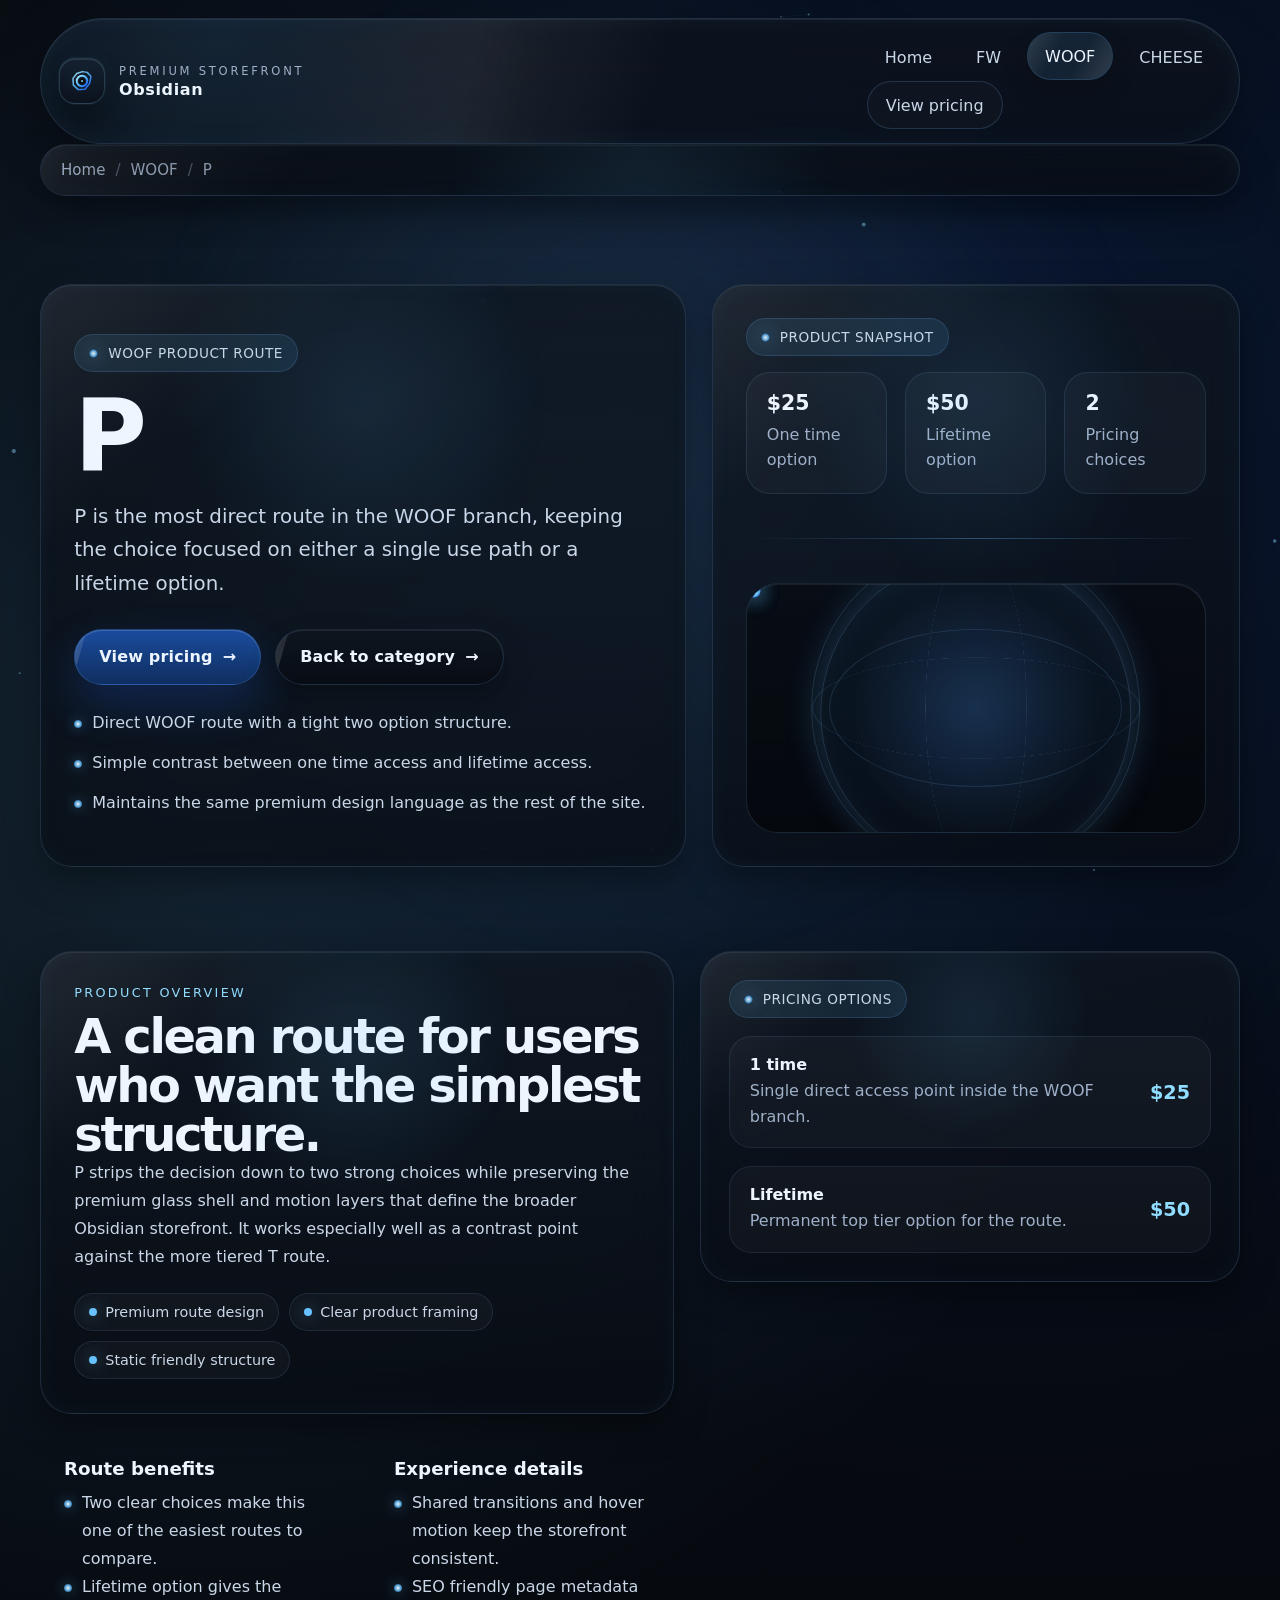
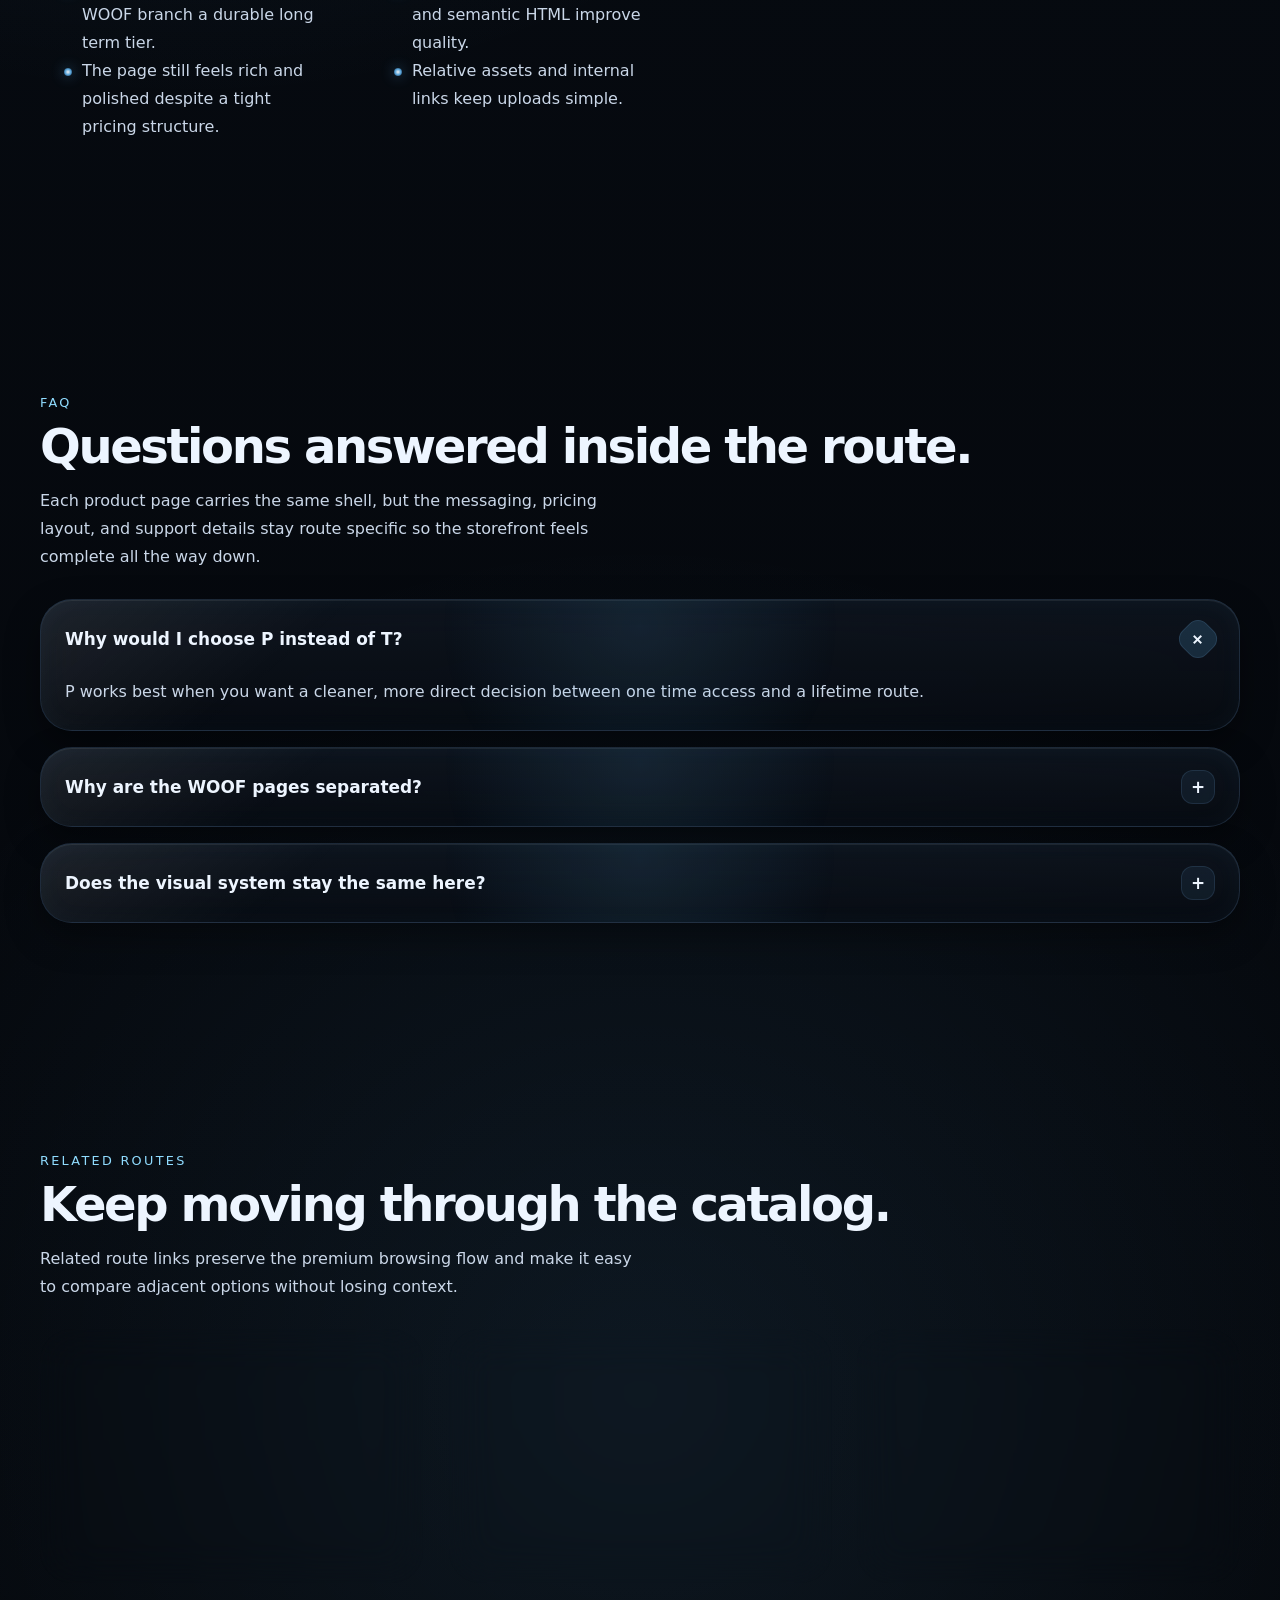
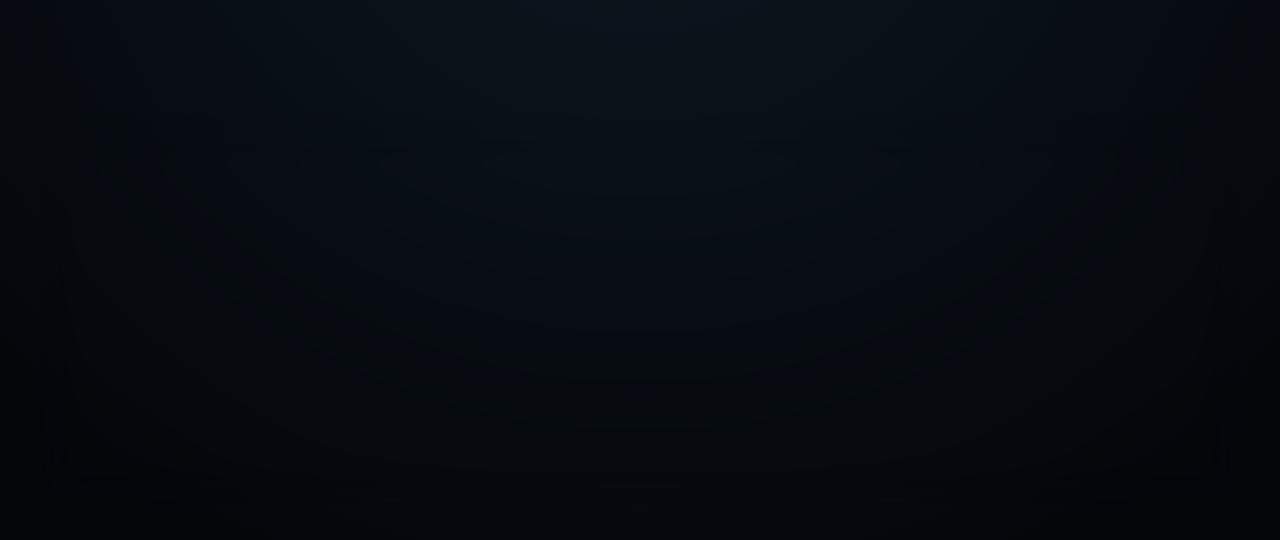
<file: woof/p/index.html>
<!DOCTYPE html>
<html lang="en">
<head>
  <meta charset="utf-8">
  <meta name="viewport" content="width=device-width, initial-scale=1">
  <title>Obsidian WOOF / P - Direct Access Route</title>
  <meta name="description" content="Browse Obsidian WOOF / P, a direct route with 1 time and lifetime pricing presented inside a premium static storefront shell.">
  <meta name="theme-color" content="#05070b">
  <meta property="og:title" content="Obsidian WOOF / P - Direct Access Route">
  <meta property="og:description" content="Browse Obsidian WOOF / P, a direct route with 1 time and lifetime pricing presented inside a premium static storefront shell.">
  <meta property="og:type" content="website">
  <link rel="icon" href="../../assets/img/favicon.svg" type="image/svg+xml">
  <link rel="stylesheet" href="../../assets/css/style.css">
</head>
<body class="page page-product page-woof-p" data-root="../../" data-nav="woof">
  <div class="page-loader" aria-hidden="true">
    <div class="loader-core"></div>
  </div>
  <div class="page-transition" aria-hidden="true">
    <div class="transition-core"></div>
  </div>
  <canvas class="fx-canvas" aria-hidden="true"></canvas>
  <div class="site-shell">
    <header class="site-header"></header>
    <main>
      <div class="container">
        <div class="breadcrumbs reveal">
          <ol class="breadcrumb-list">
            <li><a href="../../">Home</a></li>
  <li><a href="../">WOOF</a></li>
  <li>P</li>
          </ol>
        </div>
      </div>

      <section class="page-hero">
        <div class="container">
          <div class="page-hero-grid">
            <section class="page-hero-copy glass-panel reveal">
              <span class="eyebrow"><span class="eyebrow-dot"></span> WOOF product route</span>
              <h1>P</h1>
              <p class="lead">P is the most direct route in the WOOF branch, keeping the choice focused on either a single use path or a lifetime option.</p>
              <div class="cta-row">
                <a class="button primary" href="#pricing">View pricing <span class="inline-arrow">→</span></a>
                <a class="button secondary" href="../">Back to category <span class="inline-arrow">→</span></a>
              </div>
              <ul class="hero-bullets">
                <li>Direct WOOF route with a tight two option structure.</li><li>Simple contrast between one time access and lifetime access.</li><li>Maintains the same premium design language as the rest of the site.</li>
              </ul>
            </section>

            <aside class="page-hero-aside glass-panel reveal">
              <span class="panel-tag">Product snapshot</span>
              <div class="page-summary">
                <div class="summary-box"><strong>$25</strong><span>One time option</span></div><div class="summary-box"><strong>$50</strong><span>Lifetime option</span></div><div class="summary-box"><strong>2</strong><span>Pricing choices</span></div>
              </div>
              <div class="glow-divider"></div>
              <div class="hero-globe">
    <div class="orbit-ring"></div>
    <div class="orbit-dot"></div>
    <div class="orbit-dot"></div>
    <div class="orbit-dot"></div>
  </div>
            </aside>
          </div>
        </div>
      </section>

      <section class="section compact">
        <div class="container">
          <div class="product-layout">
            <section class="product-panel">
              <article class="glass-panel reveal">
                <div class="page-hero-copy">
                  <p class="section-kicker">Product overview</p>
                  <h2 class="section-title">A clean route for users who want the simplest structure.</h2>
                  <p class="section-copy">P strips the decision down to two strong choices while preserving the premium glass shell and motion layers that define the broader Obsidian storefront. It works especially well as a contrast point against the more tiered T route.</p>
                  <div class="badge-row">
                    <span class="badge">Premium route design</span>
                    <span class="badge">Clear product framing</span>
                    <span class="badge">Static friendly structure</span>
                  </div>
                </div>
              </article>

              <section class="feature-grid">
                <article class="value-card reveal"><h3>Route benefits</h3><ul class="feature-list">
  <li>Two clear choices make this one of the easiest routes to compare.</li>
  <li>Lifetime option gives the WOOF branch a durable long term tier.</li>
  <li>The page still feels rich and polished despite a tight pricing structure.</li>
  </ul></article><article class="value-card reveal"><h3>Experience details</h3><ul class="feature-list">
  <li>Shared transitions and hover motion keep the storefront consistent.</li>
  <li>SEO friendly page metadata and semantic HTML improve quality.</li>
  <li>Relative assets and internal links keep uploads simple.</li>
  </ul></article>
              </section>
            </section>

            <aside class="product-side">
              <article class="pricing-list reveal" id="pricing">
                <span class="panel-tag">Pricing options</span>
                <div class="price-row">
    <div>
      <strong>1 time</strong>
      <span>Single direct access point inside the WOOF branch.</span>
    </div>
    <b>$25</b>
  </div>

  <div class="price-row">
    <div>
      <strong>Lifetime</strong>
      <span>Permanent top tier option for the route.</span>
    </div>
    <b>$50</b>
  </div>

              </article>

            </aside>
          </div>
        </div>
      </section>

      <section class="section">
        <div class="container">
          <div class="section-head reveal">
            <div>
              <p class="section-kicker">FAQ</p>
              <h2 class="section-title">Questions answered inside the route.</h2>
            </div>
            <p class="section-copy">
              Each product page carries the same shell, but the messaging, pricing layout, and support details stay route specific so the storefront feels complete all the way down.
            </p>
          </div>
          <div class="faq-list">
  <article class="faq-item reveal">
    <button class="faq-trigger" type="button">
      <span>Why would I choose P instead of T?</span>
      <span class="faq-icon">+</span>
    </button>
    <div class="faq-body">
      <div class="faq-body-inner">
        <p>P works best when you want a cleaner, more direct decision between one time access and a lifetime route.</p>
      </div>
    </div>
  </article>

  <article class="faq-item reveal">
    <button class="faq-trigger" type="button">
      <span>Why are the WOOF pages separated?</span>
      <span class="faq-icon">+</span>
    </button>
    <div class="faq-body">
      <div class="faq-body-inner">
        <p>T and P each have their own route so the pricing model is easy to understand without crowding the collection page.</p>
      </div>
    </div>
  </article>

  <article class="faq-item reveal">
    <button class="faq-trigger" type="button">
      <span>Does the visual system stay the same here?</span>
      <span class="faq-icon">+</span>
    </button>
    <div class="faq-body">
      <div class="faq-body-inner">
        <p>Yes. The same glass shell, transitions, responsive navigation, and reveal motion carry across the entire storefront.</p>
      </div>
    </div>
  </article>

  </div>
        </div>
      </section>

      <section class="section">
        <div class="container">
          <div class="section-head reveal">
            <div>
              <p class="section-kicker">Related routes</p>
              <h2 class="section-title">Keep moving through the catalog.</h2>
            </div>
            <p class="section-copy">
              Related route links preserve the premium browsing flow and make it easy to compare adjacent options without losing context.
            </p>
          </div>
          <div class="related-grid">
            <article class="related-card tilt-card reveal">
    <div class="related-icon"><strong>T</strong></div>
    <h3>WOOF / T</h3>
    <p>Move to the time based WOOF route for short to longer duration tiers.</p>
    <div class="related-links">
      <a class="text-link" href="../t/">Open route <span class="inline-arrow">↗</span></a>
    </div>
  </article>
  <article class="related-card tilt-card reveal">
    <div class="related-icon"><strong>SE</strong></div>
    <h3>FW / SEBV</h3>
    <p>Compare a direct WOOF route with the highest tier flagship FW page.</p>
    <div class="related-links">
      <a class="text-link" href="../../fw/sebv/">Open route <span class="inline-arrow">↗</span></a>
    </div>
  </article>
  <article class="related-card tilt-card reveal">
    <div class="related-icon"><strong>V</strong></div>
    <h3>CHEESE / V</h3>
    <p>Switch into a mirrored route with four structured timing options.</p>
    <div class="related-links">
      <a class="text-link" href="../../cheese/v/">Open route <span class="inline-arrow">↗</span></a>
    </div>
  </article>
          </div>
        </div>
      </section>
    </main>
    <footer class="site-footer"></footer>
  </div>
  <script src="../../assets/js/main.js" defer></script>
</body>
</html>
</file>
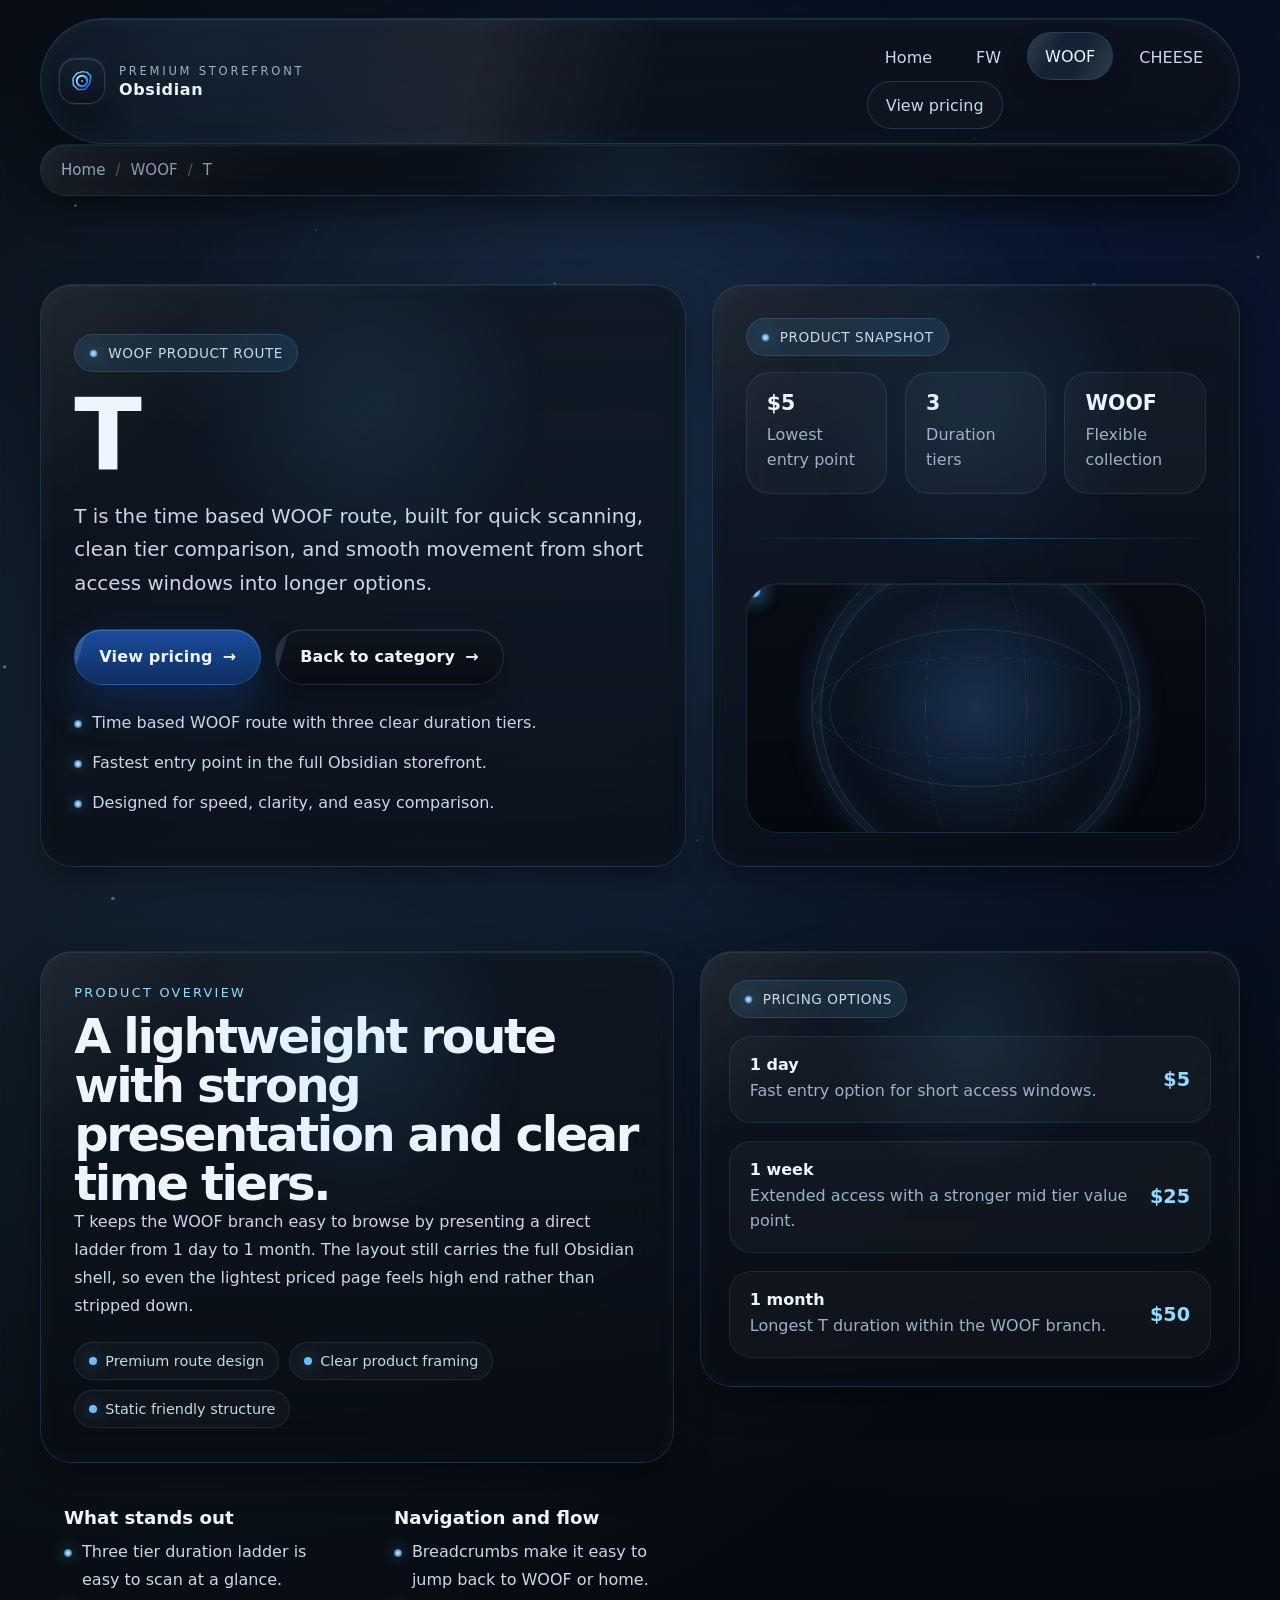
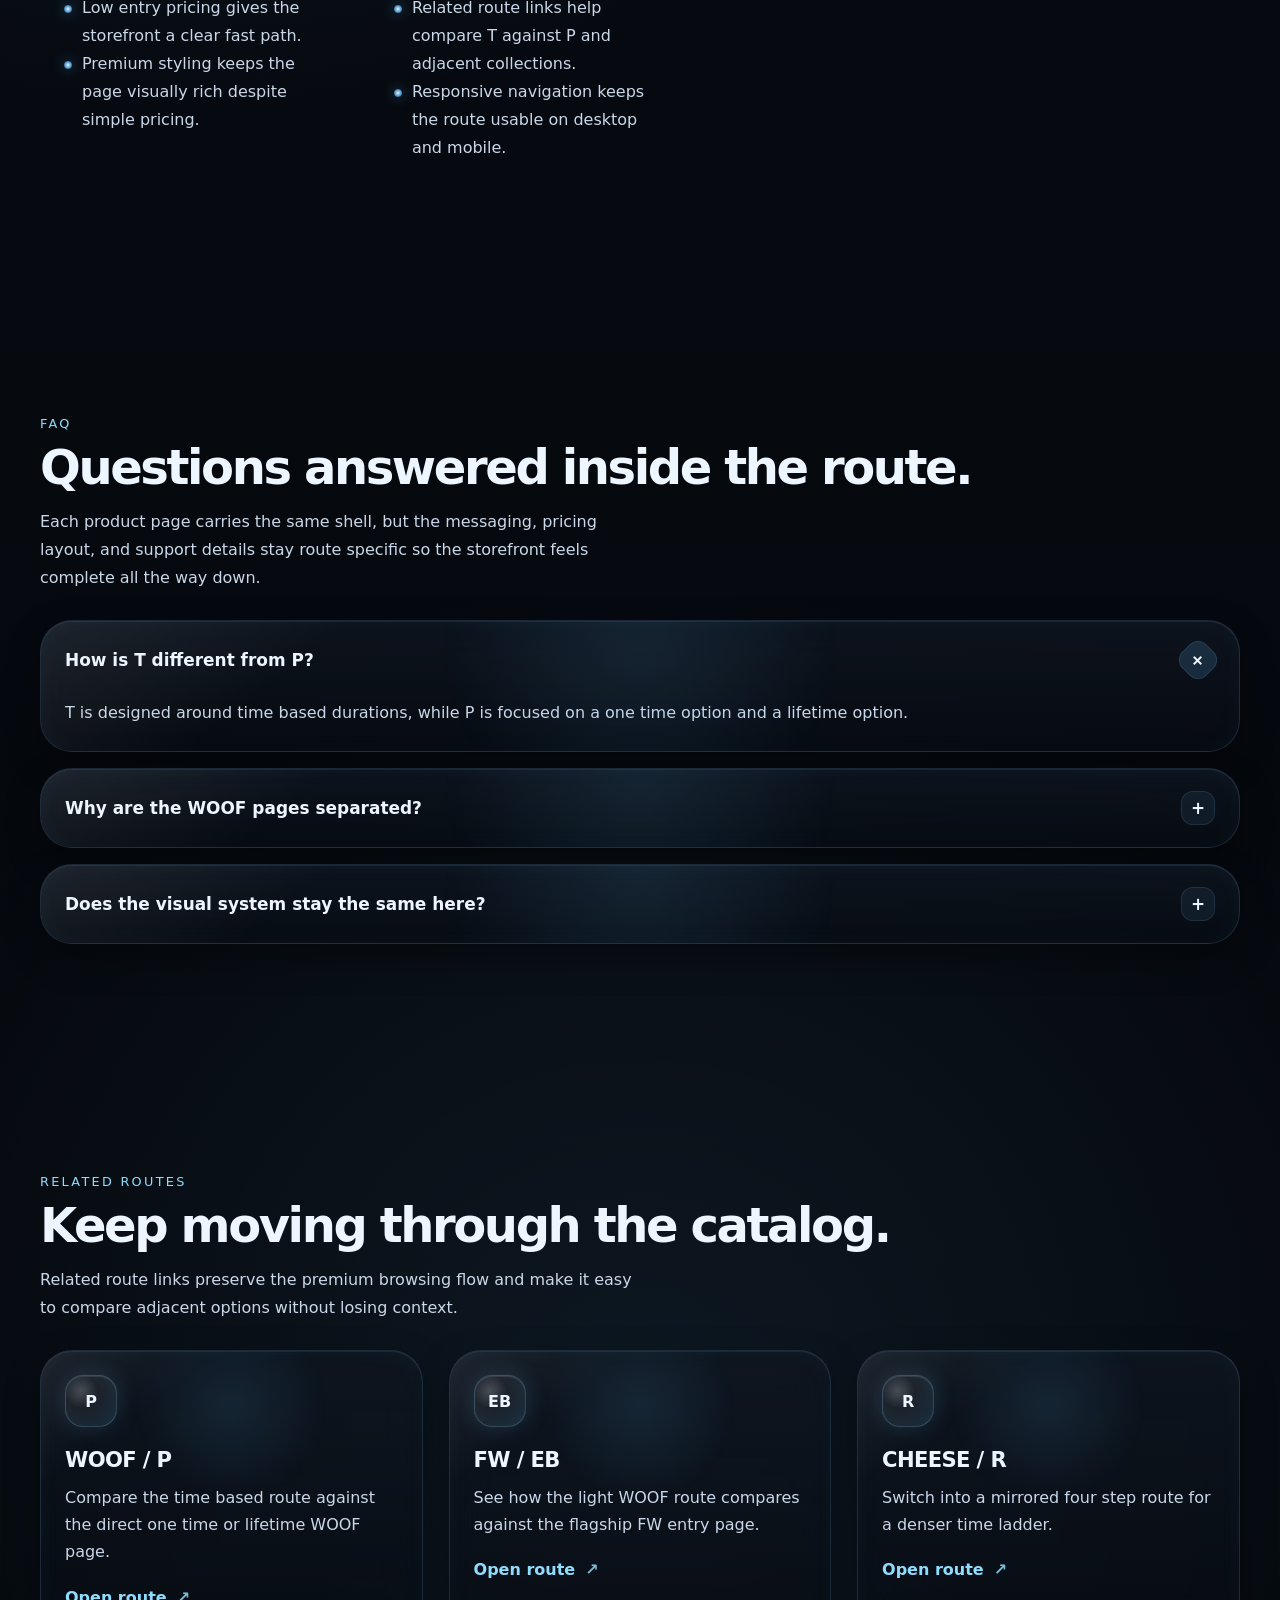
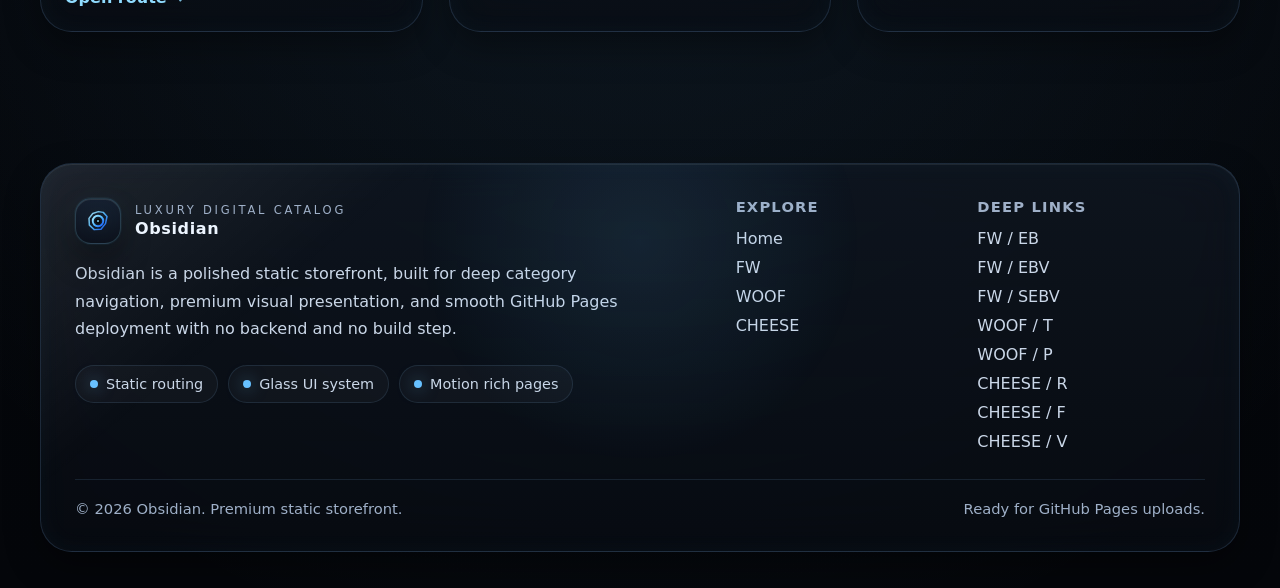
<file: woof/t/index.html>
<!DOCTYPE html>
<html lang="en">
<head>
  <meta charset="utf-8">
  <meta name="viewport" content="width=device-width, initial-scale=1">
  <title>Obsidian WOOF / T - Time Based Access</title>
  <meta name="description" content="Browse Obsidian WOOF / T, a clean time based route with 1 day, 1 week, and 1 month pricing in a premium static storefront layout.">
  <meta name="theme-color" content="#05070b">
  <meta property="og:title" content="Obsidian WOOF / T - Time Based Access">
  <meta property="og:description" content="Browse Obsidian WOOF / T, a clean time based route with 1 day, 1 week, and 1 month pricing in a premium static storefront layout.">
  <meta property="og:type" content="website">
  <link rel="icon" href="../../assets/img/favicon.svg" type="image/svg+xml">
  <link rel="stylesheet" href="../../assets/css/style.css">
</head>
<body class="page page-product page-woof-t" data-root="../../" data-nav="woof">
  <div class="page-loader" aria-hidden="true">
    <div class="loader-core"></div>
  </div>
  <div class="page-transition" aria-hidden="true">
    <div class="transition-core"></div>
  </div>
  <canvas class="fx-canvas" aria-hidden="true"></canvas>
  <div class="site-shell">
    <header class="site-header"></header>
    <main>
      <div class="container">
        <div class="breadcrumbs reveal">
          <ol class="breadcrumb-list">
            <li><a href="../../">Home</a></li>
  <li><a href="../">WOOF</a></li>
  <li>T</li>
          </ol>
        </div>
      </div>

      <section class="page-hero">
        <div class="container">
          <div class="page-hero-grid">
            <section class="page-hero-copy glass-panel reveal">
              <span class="eyebrow"><span class="eyebrow-dot"></span> WOOF product route</span>
              <h1>T</h1>
              <p class="lead">T is the time based WOOF route, built for quick scanning, clean tier comparison, and smooth movement from short access windows into longer options.</p>
              <div class="cta-row">
                <a class="button primary" href="#pricing">View pricing <span class="inline-arrow">→</span></a>
                <a class="button secondary" href="../">Back to category <span class="inline-arrow">→</span></a>
              </div>
              <ul class="hero-bullets">
                <li>Time based WOOF route with three clear duration tiers.</li><li>Fastest entry point in the full Obsidian storefront.</li><li>Designed for speed, clarity, and easy comparison.</li>
              </ul>
            </section>

            <aside class="page-hero-aside glass-panel reveal">
              <span class="panel-tag">Product snapshot</span>
              <div class="page-summary">
                <div class="summary-box"><strong>$5</strong><span>Lowest entry point</span></div><div class="summary-box"><strong>3</strong><span>Duration tiers</span></div><div class="summary-box"><strong>WOOF</strong><span>Flexible collection</span></div>
              </div>
              <div class="glow-divider"></div>
              <div class="hero-globe">
    <div class="orbit-ring"></div>
    <div class="orbit-dot"></div>
    <div class="orbit-dot"></div>
    <div class="orbit-dot"></div>
  </div>
            </aside>
          </div>
        </div>
      </section>

      <section class="section compact">
        <div class="container">
          <div class="product-layout">
            <section class="product-panel">
              <article class="glass-panel reveal">
                <div class="page-hero-copy">
                  <p class="section-kicker">Product overview</p>
                  <h2 class="section-title">A lightweight route with strong presentation and clear time tiers.</h2>
                  <p class="section-copy">T keeps the WOOF branch easy to browse by presenting a direct ladder from 1 day to 1 month. The layout still carries the full Obsidian shell, so even the lightest priced page feels high end rather than stripped down.</p>
                  <div class="badge-row">
                    <span class="badge">Premium route design</span>
                    <span class="badge">Clear product framing</span>
                    <span class="badge">Static friendly structure</span>
                  </div>
                </div>
              </article>

              <section class="feature-grid">
                <article class="value-card reveal"><h3>What stands out</h3><ul class="feature-list">
  <li>Three tier duration ladder is easy to scan at a glance.</li>
  <li>Low entry pricing gives the storefront a clear fast path.</li>
  <li>Premium styling keeps the page visually rich despite simple pricing.</li>
  </ul></article><article class="value-card reveal"><h3>Navigation and flow</h3><ul class="feature-list">
  <li>Breadcrumbs make it easy to jump back to WOOF or home.</li>
  <li>Related route links help compare T against P and adjacent collections.</li>
  <li>Responsive navigation keeps the route usable on desktop and mobile.</li>
  </ul></article>
              </section>
            </section>

            <aside class="product-side">
              <article class="pricing-list reveal" id="pricing">
                <span class="panel-tag">Pricing options</span>
                <div class="price-row">
    <div>
      <strong>1 day</strong>
      <span>Fast entry option for short access windows.</span>
    </div>
    <b>$5</b>
  </div>

  <div class="price-row">
    <div>
      <strong>1 week</strong>
      <span>Extended access with a stronger mid tier value point.</span>
    </div>
    <b>$25</b>
  </div>

  <div class="price-row">
    <div>
      <strong>1 month</strong>
      <span>Longest T duration within the WOOF branch.</span>
    </div>
    <b>$50</b>
  </div>

              </article>

            </aside>
          </div>
        </div>
      </section>

      <section class="section">
        <div class="container">
          <div class="section-head reveal">
            <div>
              <p class="section-kicker">FAQ</p>
              <h2 class="section-title">Questions answered inside the route.</h2>
            </div>
            <p class="section-copy">
              Each product page carries the same shell, but the messaging, pricing layout, and support details stay route specific so the storefront feels complete all the way down.
            </p>
          </div>
          <div class="faq-list">
  <article class="faq-item reveal">
    <button class="faq-trigger" type="button">
      <span>How is T different from P?</span>
      <span class="faq-icon">+</span>
    </button>
    <div class="faq-body">
      <div class="faq-body-inner">
        <p>T is designed around time based durations, while P is focused on a one time option and a lifetime option.</p>
      </div>
    </div>
  </article>

  <article class="faq-item reveal">
    <button class="faq-trigger" type="button">
      <span>Why are the WOOF pages separated?</span>
      <span class="faq-icon">+</span>
    </button>
    <div class="faq-body">
      <div class="faq-body-inner">
        <p>T and P each have their own route so the pricing model is easy to understand without crowding the collection page.</p>
      </div>
    </div>
  </article>

  <article class="faq-item reveal">
    <button class="faq-trigger" type="button">
      <span>Does the visual system stay the same here?</span>
      <span class="faq-icon">+</span>
    </button>
    <div class="faq-body">
      <div class="faq-body-inner">
        <p>Yes. The same glass shell, transitions, responsive navigation, and reveal motion carry across the entire storefront.</p>
      </div>
    </div>
  </article>

  </div>
        </div>
      </section>

      <section class="section">
        <div class="container">
          <div class="section-head reveal">
            <div>
              <p class="section-kicker">Related routes</p>
              <h2 class="section-title">Keep moving through the catalog.</h2>
            </div>
            <p class="section-copy">
              Related route links preserve the premium browsing flow and make it easy to compare adjacent options without losing context.
            </p>
          </div>
          <div class="related-grid">
            <article class="related-card tilt-card reveal">
    <div class="related-icon"><strong>P</strong></div>
    <h3>WOOF / P</h3>
    <p>Compare the time based route against the direct one time or lifetime WOOF page.</p>
    <div class="related-links">
      <a class="text-link" href="../p/">Open route <span class="inline-arrow">↗</span></a>
    </div>
  </article>
  <article class="related-card tilt-card reveal">
    <div class="related-icon"><strong>EB</strong></div>
    <h3>FW / EB</h3>
    <p>See how the light WOOF route compares against the flagship FW entry page.</p>
    <div class="related-links">
      <a class="text-link" href="../../fw/eb/">Open route <span class="inline-arrow">↗</span></a>
    </div>
  </article>
  <article class="related-card tilt-card reveal">
    <div class="related-icon"><strong>R</strong></div>
    <h3>CHEESE / R</h3>
    <p>Switch into a mirrored four step route for a denser time ladder.</p>
    <div class="related-links">
      <a class="text-link" href="../../cheese/r/">Open route <span class="inline-arrow">↗</span></a>
    </div>
  </article>
          </div>
        </div>
      </section>
    </main>
    <footer class="site-footer"></footer>
  </div>
  <script src="../../assets/js/main.js" defer></script>
</body>
</html>
</file>
<file: assets/css/style.css>
:root {
  --bg: #05070b;
  --bg-elevated: rgba(11, 17, 26, 0.74);
  --bg-elevated-strong: rgba(10, 15, 23, 0.9);
  --text: #edf5ff;
  --muted: #9fb0c8;
  --muted-strong: #cad7e8;
  --line: rgba(124, 188, 255, 0.2);
  --line-strong: rgba(124, 188, 255, 0.34);
  --accent: #67c1ff;
  --accent-2: #1f6bff;
  --accent-3: #90dcff;
  --success: #72ffc8;
  --shadow: 0 24px 70px rgba(0, 0, 0, 0.5);
  --shadow-soft: 0 14px 34px rgba(0, 0, 0, 0.36);
  --radius-xl: 32px;
  --radius-lg: 24px;
  --radius-md: 18px;
  --container: min(1200px, calc(100vw - 32px));
  --grid-gap: clamp(20px, 2vw, 28px);
  --section-gap: clamp(88px, 9vw, 132px);
  --blur: 22px;
  --nav-height: 80px;
  --ease: cubic-bezier(.22,1,.36,1);
}

*,
*::before,
*::after {
  box-sizing: border-box;
}

html {
  scroll-behavior: smooth;
  color-scheme: dark;
}

body {
  margin: 0;
  min-height: 100vh;
  color: var(--text);
  background:
    radial-gradient(circle at 15% 20%, rgba(103, 193, 255, 0.14), transparent 30%),
    radial-gradient(circle at 80% 10%, rgba(31, 107, 255, 0.15), transparent 32%),
    radial-gradient(circle at 50% 80%, rgba(103, 193, 255, 0.09), transparent 28%),
    linear-gradient(180deg, #05070b 0%, #060a10 40%, #04060a 100%);
  font-family: Inter, ui-sans-serif, system-ui, -apple-system, BlinkMacSystemFont, "Segoe UI", sans-serif;
  overflow-x: hidden;
}

body::before,
body::after {
  content: "";
  position: fixed;
  inset: 0;
  pointer-events: none;
  z-index: -3;
}

body::before {
  background:
    linear-gradient(rgba(255,255,255,0.035) 1px, transparent 1px),
    linear-gradient(90deg, rgba(255,255,255,0.035) 1px, transparent 1px);
  background-size: 84px 84px;
  mask-image: radial-gradient(circle at center, rgba(0,0,0,0.75) 15%, transparent 78%);
  opacity: 0.22;
}

body::after {
  background:
    radial-gradient(circle at center, rgba(103, 193, 255, 0.12), transparent 50%),
    radial-gradient(circle at center, rgba(255, 255, 255, 0.04), transparent 62%);
  filter: blur(44px);
  transform: scale(1.2);
  opacity: 0.75;
}

::selection {
  background: rgba(103, 193, 255, 0.26);
  color: var(--text);
}

a {
  color: inherit;
  text-decoration: none;
}

img,
svg {
  display: block;
  max-width: 100%;
}

button,
input,
textarea,
select {
  font: inherit;
}

button {
  border: 0;
  background: none;
  color: inherit;
}

main {
  position: relative;
  z-index: 1;
}

.fx-canvas {
  position: fixed;
  inset: 0;
  width: 100%;
  height: 100%;
  z-index: -2;
  pointer-events: none;
  opacity: 0.55;
}

.page-loader,
.page-transition {
  position: fixed;
  inset: 0;
  z-index: 70;
  display: grid;
  place-items: center;
  background:
    radial-gradient(circle at center, rgba(103, 193, 255, 0.13), transparent 45%),
    linear-gradient(180deg, rgba(5, 7, 11, 0.98), rgba(5, 7, 11, 0.98));
  transition: opacity 0.55s var(--ease), visibility 0.55s var(--ease), transform 0.55s var(--ease);
}

.page-transition {
  z-index: 75;
  opacity: 0;
  visibility: hidden;
}

.page-transition.is-active {
  opacity: 1;
  visibility: visible;
}

.page-loader.is-hidden {
  opacity: 0;
  visibility: hidden;
}

.loader-core,
.transition-core {
  width: 118px;
  aspect-ratio: 1;
  border-radius: 50%;
  position: relative;
  background:
    radial-gradient(circle at 50% 50%, rgba(255,255,255,0.26), transparent 20%),
    conic-gradient(from 120deg, rgba(103, 193, 255, 0.85), rgba(31, 107, 255, 0.2), rgba(103, 193, 255, 0.85));
  filter: drop-shadow(0 0 26px rgba(103, 193, 255, 0.3));
  animation: spin 2.4s linear infinite;
}

.loader-core::before,
.transition-core::before,
.loader-core::after,
.transition-core::after {
  content: "";
  position: absolute;
  inset: 12%;
  border-radius: inherit;
}

.loader-core::before,
.transition-core::before {
  background: rgba(5, 7, 11, 0.95);
  box-shadow: inset 0 0 40px rgba(103, 193, 255, 0.18);
}

.loader-core::after,
.transition-core::after {
  inset: 26%;
  background: radial-gradient(circle at 35% 35%, rgba(255,255,255,0.22), rgba(255,255,255,0.02) 30%, rgba(0,0,0,0.76));
  box-shadow:
    0 0 28px rgba(103, 193, 255, 0.26),
    inset 0 0 32px rgba(0, 0, 0, 0.8);
}

.container {
  width: var(--container);
  margin-inline: auto;
}

.site-shell {
  position: relative;
  isolation: isolate;
}

.site-header {
  position: sticky;
  top: 0;
  z-index: 40;
  padding: 18px 0 0;
}

.site-header-inner {
  width: var(--container);
  margin-inline: auto;
  min-height: var(--nav-height);
  display: flex;
  align-items: center;
  justify-content: space-between;
  padding: 14px 18px;
  border: 1px solid rgba(137, 194, 255, 0.17);
  background: linear-gradient(180deg, rgba(13, 19, 29, 0.9), rgba(10, 15, 24, 0.72));
  backdrop-filter: blur(var(--blur));
  -webkit-backdrop-filter: blur(var(--blur));
  border-radius: 999px;
  box-shadow:
    0 18px 50px rgba(0, 0, 0, 0.36),
    inset 0 1px 0 rgba(255,255,255,0.08),
    inset 0 0 28px rgba(103, 193, 255, 0.05);
  position: relative;
  overflow: hidden;
  transition: transform 0.4s var(--ease), border-color 0.4s var(--ease), background 0.4s var(--ease);
}

.site-header.is-scrolled .site-header-inner {
  transform: translateY(-2px) scale(0.995);
  border-color: rgba(137, 194, 255, 0.24);
  background: linear-gradient(180deg, rgba(10, 16, 24, 0.92), rgba(8, 12, 19, 0.82));
}

.site-header-inner::before {
  content: "";
  position: absolute;
  inset: 0;
  background:
    linear-gradient(105deg, transparent 18%, rgba(255,255,255,0.08) 36%, transparent 53%),
    radial-gradient(circle at 15% 20%, rgba(103,193,255,0.12), transparent 30%);
  pointer-events: none;
  opacity: 0.9;
}

.brand {
  display: inline-flex;
  align-items: center;
  gap: 14px;
  position: relative;
  z-index: 1;
}

.brand-mark {
  width: 46px;
  height: 46px;
  padding: 10px;
  border-radius: 16px;
  display: grid;
  place-items: center;
  border: 1px solid rgba(144, 220, 255, 0.18);
  background:
    linear-gradient(180deg, rgba(20, 30, 45, 0.92), rgba(10, 15, 24, 0.9));
  box-shadow:
    inset 0 1px 0 rgba(255,255,255,0.1),
    0 0 0 1px rgba(103, 193, 255, 0.05),
    0 18px 30px rgba(0, 0, 0, 0.32);
}

.brand-mark svg {
  width: 100%;
  height: 100%;
  filter: drop-shadow(0 0 18px rgba(103, 193, 255, 0.42));
}

.brand-copy {
  display: grid;
  gap: 2px;
}

.brand-kicker {
  font-size: 0.72rem;
  text-transform: uppercase;
  letter-spacing: 0.24em;
  color: var(--muted);
}

.brand-name {
  font-size: 1rem;
  font-weight: 700;
  letter-spacing: 0.04em;
}

.nav-toggle {
  width: 48px;
  height: 48px;
  border-radius: 16px;
  border: 1px solid rgba(137, 194, 255, 0.18);
  background: rgba(14, 21, 31, 0.74);
  display: none;
  place-items: center;
  gap: 4px;
  padding: 12px;
  position: relative;
  z-index: 2;
  box-shadow: inset 0 1px 0 rgba(255,255,255,0.06);
}

.nav-toggle span {
  display: block;
  width: 100%;
  height: 2px;
  border-radius: 999px;
  background: var(--text);
  transition: transform 0.35s var(--ease), opacity 0.35s var(--ease);
}

.nav-toggle.is-open span:nth-child(1) { transform: translateY(6px) rotate(45deg); }
.nav-toggle.is-open span:nth-child(2) { opacity: 0; }
.nav-toggle.is-open span:nth-child(3) { transform: translateY(-6px) rotate(-45deg); }

.nav-panel {
  position: relative;
  z-index: 1;
  display: flex;
  align-items: center;
  gap: 18px;
}

.nav-links {
  display: flex;
  align-items: center;
  gap: 8px;
  list-style: none;
  padding: 0;
  margin: 0;
}

.nav-links a,
.nav-cta {
  position: relative;
  display: inline-flex;
  align-items: center;
  justify-content: center;
  min-height: 48px;
  padding: 0 18px;
  border-radius: 999px;
  color: var(--muted-strong);
  transition:
    color 0.28s var(--ease),
    background 0.28s var(--ease),
    border-color 0.28s var(--ease),
    transform 0.28s var(--ease),
    box-shadow 0.28s var(--ease);
}

.nav-links a::before,
.nav-cta::before,
.button::before {
  content: "";
  position: absolute;
  inset: 1px;
  border-radius: inherit;
  background: linear-gradient(120deg, rgba(255,255,255,0.12), transparent 35%, transparent 60%, rgba(255,255,255,0.12));
  opacity: 0;
  transition: opacity 0.35s var(--ease);
}

.nav-links a:hover,
.nav-links a.is-active,
.nav-cta:hover {
  color: var(--text);
  background: rgba(103, 193, 255, 0.1);
  box-shadow: inset 0 0 0 1px rgba(124, 188, 255, 0.18), 0 10px 24px rgba(0,0,0,0.2);
  transform: translateY(-1px);
}

.nav-links a:hover::before,
.nav-links a.is-active::before,
.nav-cta:hover::before,
.button:hover::before {
  opacity: 1;
}

.nav-cta {
  border: 1px solid rgba(124, 188, 255, 0.18);
  background: rgba(17, 24, 35, 0.74);
}

.hero {
  position: relative;
  padding: clamp(56px, 7vw, 88px) 0 clamp(52px, 6vw, 78px);
}

.hero::before {
  content: "";
  position: absolute;
  inset: 10% 5% auto;
  height: min(500px, 56vw);
  border-radius: 50%;
  background:
    radial-gradient(circle at center, rgba(103, 193, 255, 0.16), transparent 58%),
    radial-gradient(circle at center, rgba(31, 107, 255, 0.15), transparent 74%);
  filter: blur(22px);
  opacity: 0.8;
  pointer-events: none;
  z-index: -1;
}

.hero-grid {
  display: grid;
  gap: var(--grid-gap);
  grid-template-columns: 1.2fr 0.8fr;
  align-items: stretch;
}

.hero-copy,
.hero-side,
.glass-panel,
.section-panel,
.card,
.pricing-panel,
.faq-item,
.info-strip,
.footer-panel,
.breadcrumbs,
.pricing-list,
.related-card {
  position: relative;
  overflow: hidden;
  background:
    linear-gradient(180deg, rgba(15, 22, 32, 0.82), rgba(8, 12, 19, 0.7));
  border: 1px solid rgba(137, 194, 255, 0.16);
  border-radius: var(--radius-xl);
  backdrop-filter: blur(var(--blur));
  -webkit-backdrop-filter: blur(var(--blur));
  box-shadow:
    var(--shadow-soft),
    inset 0 1px 0 rgba(255,255,255,0.07),
    inset 0 0 24px rgba(103, 193, 255, 0.04);
}

.hero-copy::before,
.hero-side::before,
.glass-panel::before,
.section-panel::before,
.card::before,
.pricing-panel::before,
.faq-item::before,
.info-strip::before,
.footer-panel::before,
.breadcrumbs::before,
.pricing-list::before,
.related-card::before {
  content: "";
  position: absolute;
  inset: 0;
  background:
    linear-gradient(140deg, rgba(255,255,255,0.08), transparent 25%),
    radial-gradient(circle at var(--pointer-x, 50%) var(--pointer-y, 20%), rgba(103,193,255,0.11), transparent 34%);
  pointer-events: none;
  opacity: 0.95;
}

.hero-copy,
.hero-side {
  padding: clamp(28px, 3vw, 42px);
}

.hero-copy {
  display: flex;
  flex-direction: column;
  justify-content: space-between;
  min-height: 540px;
}

.hero-side {
  display: grid;
  gap: 18px;
}

.eyebrow,
.panel-tag {
  display: inline-flex;
  align-items: center;
  gap: 10px;
  width: fit-content;
  padding: 10px 14px;
  border-radius: 999px;
  background: rgba(103, 193, 255, 0.1);
  border: 1px solid rgba(124, 188, 255, 0.16);
  color: var(--muted-strong);
  font-size: 0.85rem;
  letter-spacing: 0.04em;
  text-transform: uppercase;
}

.eyebrow-dot,
.panel-tag::before {
  width: 9px;
  height: 9px;
  border-radius: 50%;
  background:
    radial-gradient(circle at center, rgba(255,255,255,0.9), rgba(103, 193, 255, 0.8) 45%, rgba(31, 107, 255, 0.15) 70%);
  box-shadow: 0 0 18px rgba(103, 193, 255, 0.46);
  content: "";
}

.hero h1,
.page-hero h1 {
  margin: 18px 0 18px;
  font-size: clamp(3.2rem, 8vw, 6.2rem);
  line-height: 0.92;
  letter-spacing: -0.06em;
  max-width: 12ch;
}

.hero p.lead,
.page-hero .lead {
  margin: 0;
  max-width: 62ch;
  color: var(--muted-strong);
  font-size: clamp(1.04rem, 1.7vw, 1.24rem);
  line-height: 1.7;
}

.hero-actions,
.cta-row {
  display: flex;
  flex-wrap: wrap;
  gap: 14px;
  margin-top: 28px;
}

.button {
  position: relative;
  display: inline-flex;
  align-items: center;
  justify-content: center;
  min-height: 56px;
  gap: 10px;
  padding: 0 24px;
  border-radius: 999px;
  border: 1px solid rgba(128, 188, 255, 0.16);
  background:
    linear-gradient(180deg, rgba(16, 24, 36, 0.95), rgba(9, 14, 22, 0.82));
  color: var(--text);
  font-weight: 600;
  letter-spacing: 0.01em;
  overflow: hidden;
  transition:
    transform 0.28s var(--ease),
    border-color 0.28s var(--ease),
    box-shadow 0.28s var(--ease),
    background 0.28s var(--ease);
  box-shadow:
    0 14px 28px rgba(0, 0, 0, 0.28),
    inset 0 1px 0 rgba(255,255,255,0.08);
}

.button::after {
  content: "";
  position: absolute;
  inset: -120% auto auto -40%;
  width: 42%;
  height: 320%;
  background: linear-gradient(180deg, transparent, rgba(255,255,255,0.18), transparent);
  transform: rotate(16deg);
  transition: transform 0.85s var(--ease);
  opacity: 0.8;
}

.button:hover {
  transform: translateY(-2px) scale(1.01);
  border-color: rgba(124, 188, 255, 0.3);
  box-shadow:
    0 18px 38px rgba(0, 0, 0, 0.34),
    0 0 36px rgba(103, 193, 255, 0.12),
    inset 0 1px 0 rgba(255,255,255,0.1);
}

.button:hover::after {
  transform: rotate(16deg) translate3d(220%, 0, 0);
}

.button.primary {
  background:
    linear-gradient(180deg, rgba(29, 83, 172, 0.9), rgba(17, 50, 104, 0.9));
  box-shadow:
    0 20px 46px rgba(31, 107, 255, 0.22),
    inset 0 1px 0 rgba(255,255,255,0.15);
}

.button.secondary {
  background:
    linear-gradient(180deg, rgba(15, 21, 31, 0.92), rgba(8, 12, 19, 0.84));
}

.button.ghost {
  background: rgba(103, 193, 255, 0.08);
}

.inline-arrow {
  transition: transform 0.28s var(--ease);
}

.button:hover .inline-arrow {
  transform: translateX(4px);
}

.hero-stats {
  display: grid;
  grid-template-columns: repeat(3, minmax(0, 1fr));
  gap: 14px;
  margin-top: 36px;
}

.mini-stat {
  padding: 18px;
  border-radius: 22px;
  border: 1px solid rgba(137, 194, 255, 0.15);
  background: rgba(255, 255, 255, 0.03);
}

.mini-stat strong {
  display: block;
  font-size: 1.42rem;
  line-height: 1;
  margin-bottom: 8px;
}

.mini-stat span {
  color: var(--muted);
  font-size: 0.92rem;
  line-height: 1.55;
}

.hero-stack-card {
  padding: 24px;
  min-height: 180px;
}

.stack-grid {
  display: grid;
  gap: 14px;
  grid-template-columns: repeat(2, minmax(0, 1fr));
}

.stack-token {
  padding: 18px;
  border-radius: 24px;
  border: 1px solid rgba(137, 194, 255, 0.14);
  background: rgba(255,255,255,0.03);
  box-shadow: inset 0 1px 0 rgba(255,255,255,0.06);
}

.stack-token strong {
  display: block;
  font-size: 1rem;
  margin-bottom: 6px;
}

.stack-token small {
  color: var(--muted);
  line-height: 1.55;
}

.section {
  padding: var(--section-gap) 0;
}

.section.compact {
  padding-top: 44px;
}

.section-head {
  display: flex;
  flex-wrap: wrap;
  align-items: end;
  justify-content: space-between;
  gap: 16px 20px;
  margin-bottom: 28px;
}

.section-title {
  margin: 0;
  font-size: clamp(2rem, 4vw, 3rem);
  line-height: 1.02;
  letter-spacing: -0.05em;
}

.section-copy {
  margin: 0;
  max-width: 60ch;
  color: var(--muted-strong);
  line-height: 1.75;
}

.cards-grid {
  display: grid;
  grid-template-columns: repeat(3, minmax(0, 1fr));
  gap: var(--grid-gap);
}

.card {
  padding: 24px;
  transform-style: preserve-3d;
  transition:
    transform 0.35s var(--ease),
    border-color 0.35s var(--ease),
    box-shadow 0.35s var(--ease);
}

.card:hover,
.related-card:hover {
  border-color: rgba(137, 194, 255, 0.28);
  box-shadow:
    0 24px 50px rgba(0,0,0,0.34),
    0 0 40px rgba(103, 193, 255, 0.08),
    inset 0 1px 0 rgba(255,255,255,0.08);
}

.card-icon,
.chip-icon,
.related-icon {
  width: 52px;
  height: 52px;
  border-radius: 18px;
  display: grid;
  place-items: center;
  margin-bottom: 20px;
  background:
    radial-gradient(circle at 30% 30%, rgba(255,255,255,0.22), rgba(255,255,255,0.04) 34%, rgba(103,193,255,0.16));
  border: 1px solid rgba(144, 220, 255, 0.2);
  box-shadow: inset 0 1px 0 rgba(255,255,255,0.1), 0 0 24px rgba(103, 193, 255, 0.16);
}

.card h3,
.related-card h3 {
  margin: 0 0 12px;
  font-size: 1.32rem;
  letter-spacing: -0.03em;
}

.card p,
.related-card p {
  margin: 0;
  color: var(--muted-strong);
  line-height: 1.7;
}

.card-topline {
  display: flex;
  align-items: center;
  justify-content: space-between;
  gap: 12px;
  margin-bottom: 10px;
}

.price-pill,
.meta-pill,
.product-label {
  display: inline-flex;
  align-items: center;
  gap: 8px;
  min-height: 34px;
  padding: 0 12px;
  border-radius: 999px;
  border: 1px solid rgba(137, 194, 255, 0.15);
  background: rgba(103, 193, 255, 0.08);
  color: var(--muted-strong);
  font-size: 0.85rem;
}

.card-links,
.related-links {
  display: flex;
  flex-wrap: wrap;
  gap: 10px;
  margin-top: 22px;
}

.text-link {
  display: inline-flex;
  align-items: center;
  gap: 10px;
  color: var(--accent-3);
  font-weight: 600;
}

.text-link .inline-arrow {
  opacity: 0.84;
}

.info-grid,
.value-grid,
.related-grid,
.category-grid,
.product-layout,
.feature-grid,
.footer-grid,
.page-grid {
  display: grid;
  gap: var(--grid-gap);
}

.info-grid {
  grid-template-columns: repeat(4, minmax(0, 1fr));
}

.info-strip,
.value-card {
  padding: 24px;
}

.info-strip h3,
.value-card h3 {
  margin: 0 0 10px;
  font-size: 1.14rem;
}

.info-strip p,
.value-card p {
  margin: 0;
  color: var(--muted-strong);
  line-height: 1.7;
}

.pricing-overview {
  display: grid;
  gap: var(--grid-gap);
  grid-template-columns: 1.15fr 0.85fr;
}

.pricing-panel {
  padding: 28px;
}

.table-scroll {
  overflow: auto;
  margin-top: 18px;
  border-radius: 24px;
  border: 1px solid rgba(137, 194, 255, 0.12);
}

.pricing-table {
  width: 100%;
  border-collapse: collapse;
  min-width: 540px;
}

.pricing-table th,
.pricing-table td {
  padding: 16px 18px;
  text-align: left;
}

.pricing-table th {
  color: var(--muted-strong);
  font-size: 0.88rem;
  letter-spacing: 0.06em;
  text-transform: uppercase;
  background: rgba(255,255,255,0.03);
}

.pricing-table td {
  border-top: 1px solid rgba(137, 194, 255, 0.08);
  color: var(--muted-strong);
}

.pricing-table td strong {
  color: var(--text);
}

.pricing-list {
  padding: 28px;
  display: grid;
  gap: 18px;
}

.list-item {
  display: flex;
  align-items: start;
  justify-content: space-between;
  gap: 16px;
  padding: 16px 18px;
  border-radius: 22px;
  border: 1px solid rgba(137, 194, 255, 0.1);
  background: rgba(255,255,255,0.03);
}

.list-item strong {
  display: block;
  margin-bottom: 6px;
}

.list-item span {
  color: var(--muted);
  line-height: 1.6;
}

.list-price {
  color: var(--accent-3);
  font-weight: 700;
  white-space: nowrap;
}

.page-hero {
  position: relative;
  padding: clamp(42px, 5vw, 70px) 0 clamp(26px, 4vw, 40px);
}

.page-hero-grid {
  display: grid;
  gap: var(--grid-gap);
  grid-template-columns: 1.1fr 0.9fr;
  align-items: stretch;
}

.page-hero-copy,
.page-hero-aside {
  padding: clamp(24px, 2.6vw, 34px);
}

.page-hero-copy {
  min-height: 430px;
  display: flex;
  flex-direction: column;
  justify-content: center;
}

.page-hero-aside {
  display: grid;
  gap: 16px;
}

.breadcrumbs {
  padding: 16px 20px;
  margin-bottom: 24px;
}

.breadcrumb-list {
  list-style: none;
  display: flex;
  flex-wrap: wrap;
  gap: 10px;
  padding: 0;
  margin: 0;
  color: var(--muted);
  font-size: 0.94rem;
}

.breadcrumb-list li {
  display: inline-flex;
  align-items: center;
  gap: 10px;
}

.breadcrumb-list li:not(:last-child)::after {
  content: "/";
  opacity: 0.48;
}

.product-layout {
  grid-template-columns: 1.08fr 0.92fr;
  align-items: start;
}

.product-panel,
.product-side {
  display: grid;
  gap: 20px;
}

.hero-bullets,
.feature-list,
.faq-list,
.mini-list,
.detail-list {
  list-style: none;
  padding: 0;
  margin: 0;
}

.hero-bullets,
.mini-list {
  display: grid;
  gap: 12px;
  margin-top: 24px;
}

.hero-bullets li,
.detail-list li,
.feature-list li,
.mini-list li {
  position: relative;
  padding-left: 18px;
  color: var(--muted-strong);
  line-height: 1.75;
}

.hero-bullets li::before,
.detail-list li::before,
.feature-list li::before,
.mini-list li::before {
  content: "";
  position: absolute;
  left: 0;
  top: 0.72em;
  width: 8px;
  height: 8px;
  border-radius: 50%;
  background: radial-gradient(circle at center, rgba(255,255,255,0.95), rgba(103, 193, 255, 0.84) 50%, rgba(31, 107, 255, 0.12));
  box-shadow: 0 0 14px rgba(103, 193, 255, 0.46);
}

.feature-grid {
  grid-template-columns: repeat(2, minmax(0, 1fr));
}

.value-card,
.related-card {
  padding: 24px;
}

.pricing-rows {
  display: grid;
  gap: 14px;
  margin-top: 22px;
}

.price-row {
  display: flex;
  align-items: center;
  justify-content: space-between;
  gap: 14px;
  padding: 18px 20px;
  border-radius: 22px;
  background: rgba(255,255,255,0.03);
  border: 1px solid rgba(137, 194, 255, 0.1);
}

.price-row strong {
  display: block;
  font-size: 1rem;
  margin-bottom: 4px;
}

.price-row span {
  color: var(--muted);
  line-height: 1.6;
}

.price-row b {
  font-size: 1.2rem;
  color: var(--accent-3);
  white-space: nowrap;
}

.dual-card {
  display: grid;
  gap: 18px;
  grid-template-columns: repeat(2, minmax(0, 1fr));
}

.faq-list {
  display: grid;
  gap: 16px;
}

.faq-item {
  padding: 0;
}

.faq-trigger {
  width: 100%;
  display: flex;
  align-items: center;
  justify-content: space-between;
  gap: 16px;
  padding: 22px 24px;
  text-align: left;
  cursor: pointer;
}

.faq-trigger span {
  font-size: 1.06rem;
  font-weight: 600;
}

.faq-icon {
  flex: 0 0 auto;
  width: 34px;
  height: 34px;
  border-radius: 12px;
  display: grid;
  place-items: center;
  background: rgba(103, 193, 255, 0.08);
  border: 1px solid rgba(137, 194, 255, 0.12);
  transition: transform 0.35s var(--ease), background 0.35s var(--ease);
}

.faq-item.is-open .faq-icon {
  transform: rotate(45deg);
  background: rgba(103, 193, 255, 0.16);
}

.faq-body {
  max-height: 0;
  overflow: hidden;
  transition: max-height 0.4s var(--ease);
}

.faq-body-inner {
  padding: 0 24px 24px;
}

.faq-body p {
  margin: 0;
  color: var(--muted-strong);
  line-height: 1.74;
}

.related-grid {
  grid-template-columns: repeat(3, minmax(0, 1fr));
}

.category-grid {
  grid-template-columns: repeat(2, minmax(0, 1fr));
}

.section-kicker {
  margin: 0 0 12px;
  color: var(--accent-3);
  text-transform: uppercase;
  letter-spacing: 0.18em;
  font-size: 0.8rem;
}

.page-summary {
  display: grid;
  gap: 18px;
  grid-template-columns: repeat(3, minmax(0, 1fr));
}

.summary-box {
  padding: 20px;
  border-radius: 24px;
  border: 1px solid rgba(137, 194, 255, 0.12);
  background: rgba(255,255,255,0.03);
}

.summary-box strong {
  display: block;
  font-size: 1.28rem;
  line-height: 1;
  margin-bottom: 8px;
}

.summary-box span {
  color: var(--muted);
  line-height: 1.6;
}

.footer-wrap {
  padding: 16px 0 36px;
}

.footer-panel {
  padding: clamp(26px, 3vw, 34px);
}

.footer-grid {
  grid-template-columns: 1.15fr 0.85fr;
  align-items: start;
}

.footer-brand p,
.footer-copy {
  color: var(--muted-strong);
  max-width: 54ch;
  line-height: 1.74;
}

.footer-links {
  display: grid;
  gap: 14px;
  grid-template-columns: repeat(2, minmax(0, 1fr));
}

.footer-links h4 {
  margin: 0 0 14px;
  font-size: 0.92rem;
  letter-spacing: 0.08em;
  text-transform: uppercase;
  color: var(--muted);
}

.footer-links ul {
  list-style: none;
  padding: 0;
  margin: 0;
  display: grid;
  gap: 10px;
}

.footer-links a {
  color: var(--muted-strong);
  transition: color 0.25s var(--ease), transform 0.25s var(--ease);
}

.footer-links a:hover {
  color: var(--text);
  transform: translateX(3px);
}

.footer-bottom {
  margin-top: 28px;
  padding-top: 20px;
  border-top: 1px solid rgba(137, 194, 255, 0.12);
  display: flex;
  flex-wrap: wrap;
  gap: 14px 18px;
  justify-content: space-between;
  color: var(--muted);
  font-size: 0.92rem;
}

.reveal {
  opacity: 0;
  transform: translateY(26px) scale(0.985);
  transition:
    opacity 0.75s var(--ease),
    transform 0.75s var(--ease);
}

.reveal.is-visible {
  opacity: 1;
  transform: translateY(0) scale(1);
}

.glow-divider {
  width: 100%;
  height: 1px;
  margin: 28px 0;
  background: linear-gradient(90deg, transparent, rgba(103, 193, 255, 0.34), transparent);
}

.callout {
  padding: 20px 22px;
  border-radius: 24px;
  border: 1px solid rgba(137, 194, 255, 0.14);
  background: rgba(103, 193, 255, 0.08);
  color: var(--muted-strong);
  line-height: 1.7;
}

.hero-globe {
  position: relative;
  min-height: 250px;
  border-radius: var(--radius-xl);
  overflow: hidden;
  border: 1px solid rgba(137, 194, 255, 0.14);
  background:
    radial-gradient(circle at center, rgba(103, 193, 255, 0.16), transparent 58%),
    radial-gradient(circle at center, rgba(31, 107, 255, 0.11), transparent 72%),
    linear-gradient(180deg, rgba(8, 13, 20, 0.84), rgba(5, 8, 13, 0.94));
  box-shadow: inset 0 1px 0 rgba(255,255,255,0.08);
}

.hero-globe::before,
.hero-globe::after {
  content: "";
  position: absolute;
  border-radius: 50%;
}

.hero-globe::before {
  width: 68%;
  aspect-ratio: 1;
  left: 50%;
  top: 52%;
  transform: translate(-50%, -50%);
  border: 1px solid rgba(137, 194, 255, 0.22);
  box-shadow:
    0 0 36px rgba(103, 193, 255, 0.22),
    inset 0 0 36px rgba(103, 193, 255, 0.12);
  animation: orbitPulse 4.8s ease-in-out infinite;
}

.hero-globe::after {
  inset: 18%;
  border: 1px solid rgba(137, 194, 255, 0.14);
  animation: spin 16s linear infinite;
}

.orbit-ring,
.orbit-ring::before,
.orbit-ring::after {
  position: absolute;
  inset: 50%;
  border-radius: 50%;
  border: 1px solid rgba(137, 194, 255, 0.16);
  transform: translate(-50%, -50%);
}

.orbit-ring {
  width: 72%;
  aspect-ratio: 1;
}

.orbit-ring::before,
.orbit-ring::after {
  content: "";
  inset: 0;
}

.orbit-ring::before {
  transform: rotateX(72deg);
}

.orbit-ring::after {
  transform: rotateY(72deg);
}

.orbit-dot {
  position: absolute;
  width: 14px;
  aspect-ratio: 1;
  border-radius: 50%;
  background: radial-gradient(circle at center, rgba(255,255,255,0.92), rgba(103, 193, 255, 0.88) 42%, rgba(31, 107, 255, 0.12) 70%);
  box-shadow: 0 0 20px rgba(103, 193, 255, 0.42);
  animation: orbitDot 7s linear infinite;
}

.orbit-dot:nth-child(2) {
  animation-duration: 9s;
  animation-delay: -1.5s;
}

.orbit-dot:nth-child(3) {
  animation-duration: 11s;
  animation-delay: -3s;
}

.shimmer-line {
  height: 1px;
  width: 100%;
  overflow: hidden;
  border-radius: 999px;
  background: rgba(255,255,255,0.08);
  position: relative;
}

.shimmer-line::before {
  content: "";
  position: absolute;
  inset: 0;
  background: linear-gradient(90deg, transparent, rgba(103, 193, 255, 0.75), transparent);
  transform: translateX(-100%);
  animation: shimmer 4.2s linear infinite;
}

.home-surface {
  position: absolute;
  inset: auto 4% 0 auto;
  width: min(38vw, 480px);
  aspect-ratio: 1;
  border-radius: 50%;
  background:
    radial-gradient(circle at center, rgba(103, 193, 255, 0.18), transparent 50%),
    radial-gradient(circle at center, rgba(31, 107, 255, 0.16), transparent 70%);
  filter: blur(18px);
  pointer-events: none;
}

.badge-row {
  display: flex;
  flex-wrap: wrap;
  gap: 10px;
  margin-top: 22px;
}

.badge {
  display: inline-flex;
  align-items: center;
  gap: 8px;
  min-height: 38px;
  padding: 0 14px;
  border-radius: 999px;
  border: 1px solid rgba(137, 194, 255, 0.12);
  background: rgba(255,255,255,0.03);
  color: var(--muted-strong);
  font-size: 0.9rem;
}

.badge::before {
  content: "";
  width: 8px;
  height: 8px;
  border-radius: 999px;
  background: var(--accent);
  box-shadow: 0 0 16px rgba(103, 193, 255, 0.5);
}

@keyframes shimmer {
  to { transform: translateX(100%); }
}

@keyframes orbitPulse {
  0%, 100% { transform: translate(-50%, -50%) scale(0.98); opacity: 0.8; }
  50% { transform: translate(-50%, -50%) scale(1.03); opacity: 1; }
}

@keyframes orbitDot {
  from { transform: rotate(0deg) translateX(42%) rotate(0deg); }
  to { transform: rotate(360deg) translateX(42%) rotate(-360deg); }
}

@keyframes spin {
  to { transform: rotate(360deg); }
}

@media (max-width: 1080px) {
  .hero-grid,
  .page-hero-grid,
  .pricing-overview,
  .footer-grid,
  .product-layout {
    grid-template-columns: 1fr;
  }

  .cards-grid,
  .info-grid,
  .related-grid {
    grid-template-columns: repeat(2, minmax(0, 1fr));
  }

  .feature-grid,
  .dual-card,
  .category-grid {
    grid-template-columns: 1fr;
  }

  .hero-copy {
    min-height: auto;
  }

  .page-summary {
    grid-template-columns: repeat(3, minmax(0, 1fr));
  }
}

@media (max-width: 820px) {
  .site-header {
    padding-top: 12px;
  }

  .site-header-inner {
    border-radius: 28px;
    align-items: start;
    min-height: unset;
    padding: 14px;
    flex-wrap: wrap;
  }

  .nav-toggle {
    display: grid;
  }

  .nav-panel {
    width: 100%;
    display: grid;
    grid-template-rows: 0fr;
    transition: grid-template-rows 0.35s var(--ease);
  }

  .nav-panel.is-open {
    grid-template-rows: 1fr;
  }

  .nav-panel-inner {
    overflow: hidden;
  }

  .nav-links {
    flex-direction: column;
    align-items: stretch;
    gap: 10px;
    padding-top: 14px;
  }

  .nav-links a,
  .nav-cta {
    width: 100%;
    justify-content: flex-start;
    border-radius: 18px;
    padding-inline: 18px;
  }

  .nav-actions {
    padding-top: 10px;
  }

  .hero h1,
  .page-hero h1 {
    max-width: none;
  }

  .hero-stats,
  .page-summary {
    grid-template-columns: 1fr;
  }

  .cards-grid,
  .info-grid,
  .related-grid {
    grid-template-columns: 1fr;
  }
}

@media (max-width: 640px) {
  :root {
    --container: min(100vw - 20px, 1200px);
    --radius-xl: 26px;
    --radius-lg: 22px;
  }

  .hero,
  .section {
    padding-block: 64px;
  }

  .hero-copy,
  .hero-side,
  .page-hero-copy,
  .page-hero-aside,
  .pricing-panel,
  .pricing-list,
  .card,
  .value-card,
  .related-card,
  .footer-panel {
    padding: 22px;
  }

  .button {
    width: 100%;
  }

  .hero-actions,
  .cta-row,
  .card-links,
  .related-links {
    flex-direction: column;
  }

  .hero-stats {
    gap: 12px;
  }

  .table-scroll {
    margin-inline: -8px;
    border-radius: 18px;
  }

  .pricing-table th,
  .pricing-table td {
    padding: 14px 16px;
  }

  .footer-links {
    grid-template-columns: 1fr;
  }
}

@media (prefers-reduced-motion: reduce) {
  html {
    scroll-behavior: auto;
  }

  *,
  *::before,
  *::after {
    animation-duration: 0.01ms !important;
    animation-iteration-count: 1 !important;
    transition-duration: 0.01ms !important;
  }

  .reveal {
    opacity: 1;
    transform: none;
  }
}
</file>
